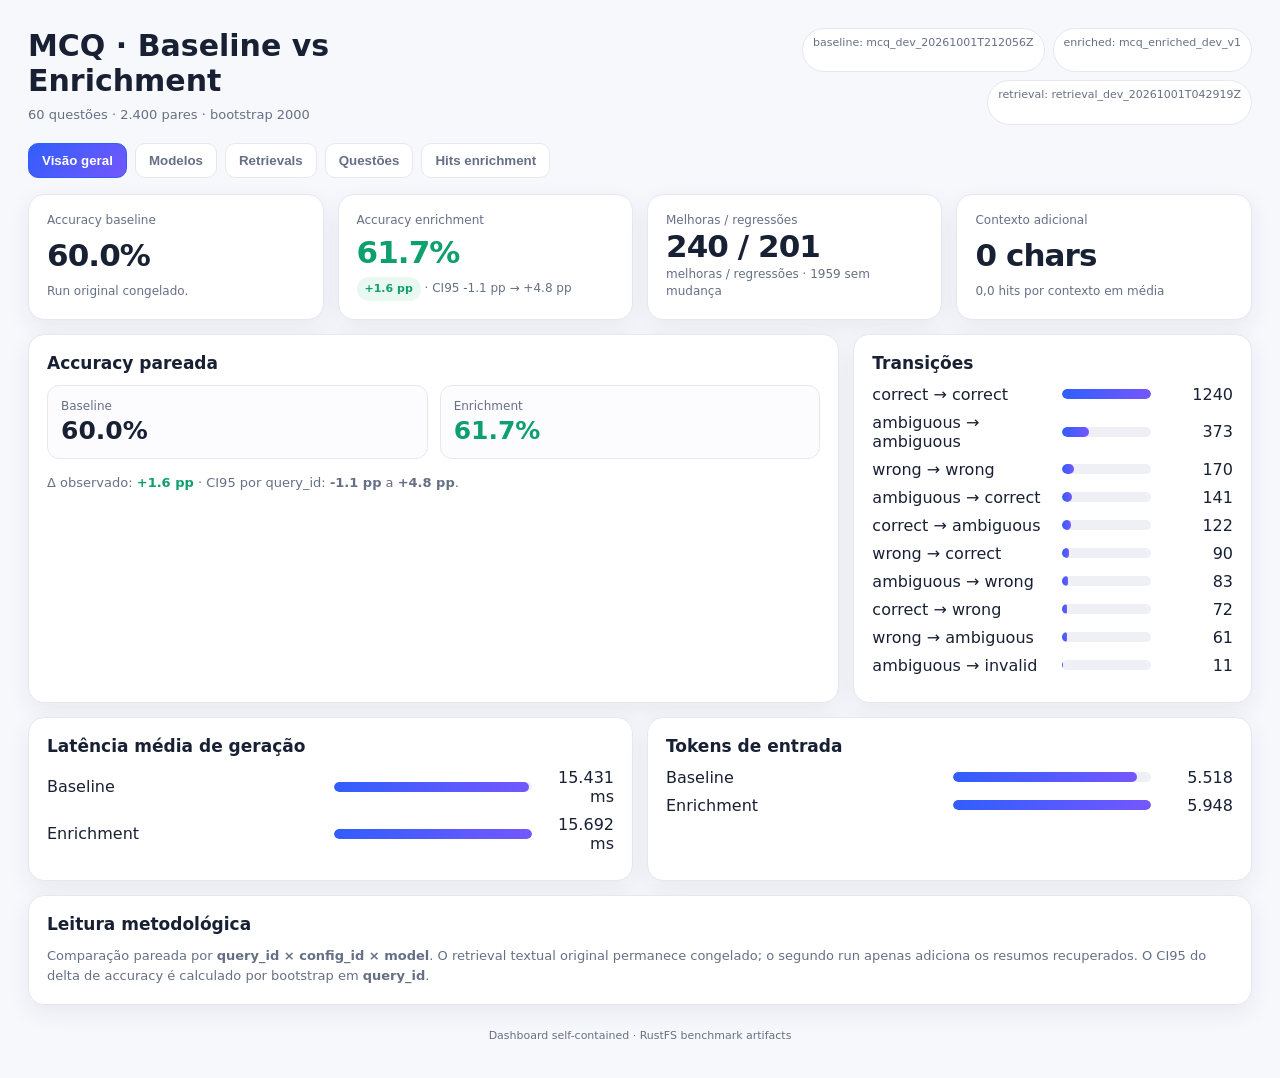
<file: reports/mcq_enrichment_mcq_enriched_dev_v1.html>
<!doctype html>
<html lang="pt-BR">
<head>
<meta charset="utf-8">
<meta name="viewport" content="width=device-width,initial-scale=1">
<title>MCQ · Baseline vs Enrichment</title>
<style>
:root{
  --bg:#f7f8fc;--card:#fff;--ink:#182033;--muted:#667085;--line:#e6e8f0;
  --blue:#315efb;--purple:#7457ff;--green:#0e9f6e;--red:#d94d62;
  --green-bg:#eaf8f2;--red-bg:#fff0f2;--shadow:0 8px 24px rgba(35,45,80,.07)
}
*{box-sizing:border-box}
body{margin:0;background:var(--bg);color:var(--ink);font-family:Inter,system-ui,sans-serif}
main{max-width:1500px;margin:auto;padding:28px}
.header{display:flex;justify-content:space-between;gap:20px;margin-bottom:18px}
h1{font-size:30px;margin:0 0 7px}h2{font-size:17px;margin:0 0 12px}
.sub{color:var(--muted);font-size:13px;line-height:1.5}
.pills{display:flex;gap:8px;flex-wrap:wrap;justify-content:flex-end}
.pill{background:#fff;border:1px solid var(--line);padding:7px 10px;border-radius:999px;font-size:11px;color:var(--muted)}
.tabs{display:flex;gap:8px;flex-wrap:wrap;margin-bottom:16px}
.tab{border:1px solid var(--line);background:#fff;padding:9px 13px;border-radius:10px;cursor:pointer;color:var(--muted);font-weight:700}
.tab.active{color:#fff;border-color:var(--blue);background:linear-gradient(135deg,var(--blue),var(--purple))}
.panel{display:none}.panel.active{display:block}
.grid{display:grid;grid-template-columns:repeat(12,1fr);gap:14px}
.s12{grid-column:span 12}.s8{grid-column:span 8}.s6{grid-column:span 6}.s4{grid-column:span 4}.s3{grid-column:span 3}
.card{background:var(--card);border:1px solid var(--line);border-radius:16px;box-shadow:var(--shadow);padding:18px}
.kpi{min-height:126px;display:flex;flex-direction:column;justify-content:space-between}
.label{font-size:12px;color:var(--muted)}.value{font-size:31px;font-weight:800;letter-spacing:-.03em}
.detail{font-size:12px;color:var(--muted);line-height:1.45}
.good{color:var(--green)!important}.bad{color:var(--red)!important}
.tag{display:inline-block;border-radius:999px;padding:4px 8px;font-size:11px;font-weight:750}
.tag.good{background:var(--green-bg)}.tag.bad{background:var(--red-bg)}
.note{font-size:13px;color:var(--muted);line-height:1.55}
.bar-row{display:grid;grid-template-columns:minmax(180px,1.4fr) 1fr 72px;gap:10px;align-items:center;margin:9px 0}
.track{height:10px;border-radius:999px;background:#eef0f6;overflow:hidden}
.fill{height:100%;border-radius:999px;background:linear-gradient(90deg,var(--blue),var(--purple))}
.fill.bad{background:linear-gradient(90deg,#ef8292,var(--red))}
.num{text-align:right;font-variant-numeric:tabular-nums}
.table-wrap{overflow:auto;border:1px solid var(--line);border-radius:12px}
table{width:100%;border-collapse:collapse;min-width:860px;font-size:12px}
th,td{padding:10px 11px;border-bottom:1px solid var(--line);text-align:left;vertical-align:top}
th{position:sticky;top:0;background:#fafbff;color:#475467;font-size:11px;text-transform:uppercase;letter-spacing:.04em}
tr:hover td{background:#fafbff}
.toolbar{display:flex;gap:10px;flex-wrap:wrap;margin-bottom:12px}
.toolbar input,.toolbar select{border:1px solid var(--line);background:#fff;border-radius:10px;padding:9px 10px;color:var(--ink)}
.toolbar input{min-width:280px;flex:1}
.hit-card{border:1px solid var(--line);border-radius:13px;padding:14px;margin-bottom:10px}
.hit-title{font-weight:750}.hit-meta{font-size:11px;color:var(--muted)}
.hit{background:#fafbff;border:1px solid #edf0f6;border-radius:10px;padding:10px;margin-top:8px}
.hit .score{color:var(--blue);font-weight:800}.summary{font-size:12px;line-height:1.48;margin-top:5px}
.compare{display:grid;grid-template-columns:1fr 1fr;gap:12px}
.compare>div{border:1px solid var(--line);background:#fcfcff;border-radius:12px;padding:13px}
.compare .big{font-size:25px;font-weight:800;margin-top:3px}
.footer{text-align:center;color:var(--muted);font-size:11px;padding:24px 0 8px}
@media(max-width:900px){.s8,.s6,.s4,.s3{grid-column:span 12}.header{flex-direction:column}.pills{justify-content:flex-start}}
</style>
</head>
<body>
<main>
<div class="header">
  <div>
    <h1>MCQ · Baseline vs Enrichment</h1>
    <div class="sub" id="subtitle"></div>
  </div>
  <div class="pills">
    <div class="pill" id="basePill"></div>
    <div class="pill" id="enrPill"></div>
    <div class="pill" id="retPill"></div>
  </div>
</div>

<div class="tabs">
  <button class="tab active" data-panel="overview">Visão geral</button>
  <button class="tab" data-panel="models">Modelos</button>
  <button class="tab" data-panel="configs">Retrievals</button>
  <button class="tab" data-panel="questions">Questões</button>
  <button class="tab" data-panel="hits">Hits enrichment</button>
</div>

<section class="panel active" id="panel-overview">
<div class="grid">
  <div class="card s3 kpi"><div class="label">Accuracy baseline</div><div class="value" id="baseAcc"></div><div class="detail">Run original congelado.</div></div>
  <div class="card s3 kpi"><div class="label">Accuracy enrichment</div><div class="value" id="enrAcc"></div><div class="detail" id="accDelta"></div></div>
  <div class="card s3 kpi"><div class="label">Melhoras / regressões</div><div class="value" id="changes"></div><div class="detail" id="changesDetail"></div></div>
  <div class="card s3 kpi"><div class="label">Contexto adicional</div><div class="value" id="contextCost"></div><div class="detail" id="contextDetail"></div></div>

  <div class="card s8">
    <h2>Accuracy pareada</h2>
    <div class="compare">
      <div><div class="label">Baseline</div><div class="big" id="boxBase"></div></div>
      <div><div class="label">Enrichment</div><div class="big" id="boxEnr"></div></div>
    </div>
    <div class="note" style="margin-top:14px" id="ciNote"></div>
  </div>

  <div class="card s4">
    <h2>Transições</h2>
    <div id="transitions"></div>
  </div>

  <div class="card s6">
    <h2>Latência média de geração</h2>
    <div id="latencyBars"></div>
  </div>

  <div class="card s6">
    <h2>Tokens de entrada</h2>
    <div id="tokenBars"></div>
  </div>

  <div class="card s12">
    <h2>Leitura metodológica</h2>
    <div class="note">
      Comparação pareada por <b>query_id × config_id × model</b>. O retrieval textual
      original permanece congelado; o segundo run apenas adiciona os resumos recuperados.
      O CI95 do delta de accuracy é calculado por bootstrap em <b>query_id</b>.
    </div>
  </div>
</div>
</section>

<section class="panel" id="panel-models">
<div class="grid">
  <div class="card s12"><h2>Δ accuracy por modelo</h2><div id="modelBars"></div></div>
  <div class="card s12"><div class="table-wrap"><table id="modelTable"></table></div></div>
</div>
</section>

<section class="panel" id="panel-configs">
<div class="grid">
  <div class="card s12"><h2>Δ accuracy por retrieval config</h2><div id="configBars"></div></div>
  <div class="card s12"><div class="table-wrap"><table id="configTable"></table></div></div>
</div>
</section>

<section class="panel" id="panel-questions">
<div class="grid">
  <div class="card s12">
    <div class="toolbar">
      <input id="qSearch" placeholder="Filtrar pergunta, obra, tipo ou dificuldade">
      <select id="qMode">
        <option value="all">Todas</option>
        <option value="improved">Melhoraram</option>
        <option value="regressed">Pioraram</option>
        <option value="unchanged">Sem mudança</option>
      </select>
    </div>
    <div class="table-wrap"><table id="questionTable"></table></div>
  </div>
</div>
</section>

<section class="panel" id="panel-hits">
<div class="grid">
  <div class="card s12">
    <div class="toolbar"><input id="hitSearch" placeholder="Filtrar query, obra, config ou embedder"></div>
    <div class="note" style="margin-bottom:12px">
      Amostras reais do <code>contexts.parquet</code> enriquecido: quais summaries
      entraram no contexto e com qual score.
    </div>
    <div id="hitList"></div>
  </div>
</div>
</section>

<div class="footer">Dashboard self-contained · RustFS benchmark artifacts</div>
</main>

<script>
const D={"baseline_run_id":"mcq_dev_20261001T212056Z","enriched_run_id":"mcq_enriched_dev_v1","source_retrieval_run_id":"retrieval_dev_20261001T042919Z","bootstrap":{"unit":"query_id","runs":2000,"seed":42},"enrichment":{"enabled":true,"top_k":3,"max_chars":6000,"default_embedder":"qwen3_embedding_06b","index_set":{"index_set_key":"enrichment/current.json","source_enrichment_dataset_id":"enrichment_v1_qwen3-5-4b_summary-events-v1_hybrid_6253bcca2809","source_enrichment_manifest_sha256":"71f991c640bd15a2d59d92793b43d5c5c5459e2b1503dc2fa9870f41bb3d5e97","aliases":{"fixed_c512_o64__dense_cross_encoder_colibri":"colibri","hybrid_c512_o64__dense_cross_encoder_colibri":"colibri","fixed_c1024_o128__dense_colibri":"colibri","fixed_c256_o32__dense_cross_encoder_colibri":"colibri","hybrid_c1024_o128__dense_cross_encoder_colibri":"colibri","hybrid_c1024_o128__dense_colibri":"colibri","fixed_c256_o32__dense_cross_encoder_qwen3_embedding_06b":"qwen3_embedding_06b","hybrid_c1024_o128__dense_cross_encoder_qwen3_embedding_06b":"qwen3_embedding_06b","hybrid_c256_o32__dense_cross_encoder_colibri":"colibri","hybrid_c512_o64__dense_cross_encoder_qwen3_embedding_06b":"qwen3_embedding_06b"},"indexes":{"colibri":{"index_id":"enr_idx_colibri_2a5b98ed756e","collection":"enr_idx_colibri_2a5b98ed756e","manifest_key":"enrichment/enr_idx_colibri_2a5b98ed756e/manifest.json","model":"tardellirs/colibri-embed-ptbr","resolved_revision":"95a4d4f3a1c056ac19e0da196d0ab2b4289e3b3b","dimension":768,"query_prompt_name":"query"},"qwen3_embedding_06b":{"index_id":"enr_idx_qwen3_embedding_06b_4dc4bd78c3f5","collection":"enr_idx_qwen3_embedding_06b_4dc4bd78c3f5","manifest_key":"enrichment/enr_idx_qwen3_embedding_06b_4dc4bd78c3f5/manifest.json","model":"Qwen/Qwen3-Embedding-0.6B","resolved_revision":"97b0c614be4d77ee51c0cef4e5f07c00f9eb65b3","dimension":1024,"query_prompt_name":"query"}}},"retrieval_uses_canonical_work_filter":false,"baseline_text_context_evicted":false},"overall":{"rows":2400,"queries":60,"baseline_accuracy":0.6004166666666667,"enriched_accuracy":0.6166666666666667,"accuracy_delta":0.01625,"ci95_low":-0.010833333333333334,"ci95_high":0.0475,"improved_rows":240,"regressed_rows":201,"unchanged_rows":1959,"baseline_ambiguous":0.25333333333333335,"enriched_ambiguous":0.23541666666666666,"baseline_wrong":0.13541666666666666,"enriched_wrong":0.13666666666666666,"baseline_invalid":0.010833333333333334,"enriched_invalid":0.01125,"baseline_latency_mean_ms":15431.021707772159,"enriched_latency_mean_ms":15692.464327508738,"latency_delta_ms":261.4426197365792,"baseline_latency_p95_ms":23855.372799438177,"enriched_latency_p95_ms":23625.69673843681,"baseline_input_tokens_mean":5518.439583333334,"enriched_input_tokens_mean":5947.76,"input_tokens_delta":429.32041666666646,"enrichment_context_chars_mean":0.0,"enrichment_hit_count_mean":0.0},"models":[{"rows":600,"queries":60,"baseline_accuracy":0.5533333333333333,"enriched_accuracy":0.5866666666666667,"accuracy_delta":0.03333333333333333,"ci95_low":-0.011666666666666662,"ci95_high":0.07666666666666666,"improved_rows":55,"regressed_rows":35,"unchanged_rows":510,"baseline_ambiguous":0.32666666666666666,"enriched_ambiguous":0.29,"baseline_wrong":0.11333333333333333,"enriched_wrong":0.12333333333333334,"baseline_invalid":0.006666666666666667,"enriched_invalid":0.0,"baseline_latency_mean_ms":15728.508436797223,"enriched_latency_mean_ms":17151.101613867795,"latency_delta_ms":1422.593177070572,"baseline_latency_p95_ms":21765.230218565554,"enriched_latency_p95_ms":21760.62024349812,"baseline_input_tokens_mean":5537.23,"enriched_input_tokens_mean":6439.855,"input_tokens_delta":902.625,"enrichment_context_chars_mean":0.0,"enrichment_hit_count_mean":0.0,"model":"llama3:latest"},{"rows":600,"queries":60,"baseline_accuracy":0.6383333333333333,"enriched_accuracy":0.6766666666666666,"accuracy_delta":0.03833333333333333,"ci95_low":-0.0016666666666666648,"ci95_high":0.07666666666666667,"improved_rows":53,"regressed_rows":30,"unchanged_rows":517,"baseline_ambiguous":0.20166666666666666,"enriched_ambiguous":0.19333333333333333,"baseline_wrong":0.14333333333333334,"enriched_wrong":0.09833333333333333,"baseline_invalid":0.016666666666666666,"enriched_invalid":0.03166666666666667,"baseline_latency_mean_ms":13978.403260479681,"enriched_latency_mean_ms":15857.349700825676,"latency_delta_ms":1878.9464403459951,"baseline_latency_p95_ms":21039.687835646328,"enriched_latency_p95_ms":23025.100248702798,"baseline_input_tokens_mean":5028.283333333334,"enriched_input_tokens_mean":5824.046666666667,"input_tokens_delta":795.7633333333333,"enrichment_context_chars_mean":0.0,"enrichment_hit_count_mean":0.0,"model":"qwen3.5:4b"},{"rows":600,"queries":60,"baseline_accuracy":0.6166666666666667,"enriched_accuracy":0.625,"accuracy_delta":0.008333333333333333,"ci95_low":-0.030000000000000002,"ci95_high":0.045000000000000005,"improved_rows":50,"regressed_rows":45,"unchanged_rows":505,"baseline_ambiguous":0.2633333333333333,"enriched_ambiguous":0.24333333333333335,"baseline_wrong":0.1,"enriched_wrong":0.12,"baseline_invalid":0.02,"enriched_invalid":0.011666666666666667,"baseline_latency_mean_ms":12247.614021251016,"enriched_latency_mean_ms":13128.907210946005,"latency_delta_ms":881.2931896949885,"baseline_latency_p95_ms":19075.616998731854,"enriched_latency_p95_ms":19692.386755044565,"baseline_input_tokens_mean":5056.321666666667,"enriched_input_tokens_mean":5872.453333333333,"input_tokens_delta":816.1316666666662,"enrichment_context_chars_mean":0.0,"enrichment_hit_count_mean":0.0,"model":"ministral-3:3b"},{"rows":600,"queries":60,"baseline_accuracy":0.5933333333333334,"enriched_accuracy":0.5783333333333334,"accuracy_delta":-0.014999999999999998,"ci95_low":-0.09499999999999999,"ci95_high":0.06666666666666667,"improved_rows":82,"regressed_rows":91,"unchanged_rows":427,"baseline_ambiguous":0.22166666666666668,"enriched_ambiguous":0.215,"baseline_wrong":0.185,"enriched_wrong":0.205,"baseline_invalid":0.0,"enriched_invalid":0.0016666666666666668,"baseline_latency_mean_ms":19769.56111256072,"enriched_latency_mean_ms":16632.498784395477,"latency_delta_ms":-3137.0623281652443,"baseline_latency_p95_ms":26744.08855377696,"enriched_latency_p95_ms":25491.321744548604,"baseline_input_tokens_mean":6451.923333333333,"enriched_input_tokens_mean":5654.685,"input_tokens_delta":-797.2383333333328,"enrichment_context_chars_mean":0.0,"enrichment_hit_count_mean":0.0,"model":"mistral:7b-instruct-v0.3-q4_K_M"}],"configs":[{"rows":240,"queries":60,"baseline_accuracy":0.6375,"enriched_accuracy":0.6583333333333333,"accuracy_delta":0.020833333333333332,"ci95_low":-0.04583333333333333,"ci95_high":0.09166666666666666,"improved_rows":28,"regressed_rows":23,"unchanged_rows":189,"baseline_ambiguous":0.21666666666666667,"enriched_ambiguous":0.19166666666666668,"baseline_wrong":0.13333333333333333,"enriched_wrong":0.1375,"baseline_invalid":0.0125,"enriched_invalid":0.0125,"baseline_latency_mean_ms":17564.566224139708,"enriched_latency_mean_ms":16062.22586966178,"latency_delta_ms":-1502.3403544779285,"baseline_latency_p95_ms":25189.130513009146,"enriched_latency_p95_ms":23387.420804915007,"baseline_input_tokens_mean":6221.058333333333,"enriched_input_tokens_mean":6346.716666666666,"input_tokens_delta":125.65833333333285,"enrichment_context_chars_mean":0.0,"enrichment_hit_count_mean":0.0,"config_id":"fixed_c512_o64__dense_cross_encoder_colibri","label":"fixed/512 · dense_cross_encoder · colibri","selection_rank":1,"embedder":"colibri","retrieval_strategy":"dense_cross_encoder","chunk_strategy":"fixed","chunk_size":512},{"rows":240,"queries":60,"baseline_accuracy":0.6041666666666666,"enriched_accuracy":0.6166666666666667,"accuracy_delta":0.0125,"ci95_low":-0.058333333333333334,"ci95_high":0.0875,"improved_rows":28,"regressed_rows":25,"unchanged_rows":187,"baseline_ambiguous":0.2625,"enriched_ambiguous":0.21666666666666667,"baseline_wrong":0.12916666666666668,"enriched_wrong":0.16666666666666666,"baseline_invalid":0.004166666666666667,"enriched_invalid":0.0,"baseline_latency_mean_ms":16692.930547671374,"enriched_latency_mean_ms":15320.338642740777,"latency_delta_ms":-1372.5919049305976,"baseline_latency_p95_ms":24578.392008109946,"enriched_latency_p95_ms":22041.505488660187,"baseline_input_tokens_mean":6219.395833333333,"enriched_input_tokens_mean":6326.466666666666,"input_tokens_delta":107.07083333333321,"enrichment_context_chars_mean":0.0,"enrichment_hit_count_mean":0.0,"config_id":"hybrid_c512_o64__dense_cross_encoder_colibri","label":"hybrid/512 · dense_cross_encoder · colibri","selection_rank":2,"embedder":"colibri","retrieval_strategy":"dense_cross_encoder","chunk_strategy":"hybrid","chunk_size":512},{"rows":240,"queries":60,"baseline_accuracy":0.5791666666666667,"enriched_accuracy":0.6125,"accuracy_delta":0.03333333333333333,"ci95_low":-0.025,"ci95_high":0.09583333333333334,"improved_rows":28,"regressed_rows":20,"unchanged_rows":192,"baseline_ambiguous":0.2875,"enriched_ambiguous":0.2625,"baseline_wrong":0.12083333333333333,"enriched_wrong":0.10833333333333334,"baseline_invalid":0.0125,"enriched_invalid":0.016666666666666666,"baseline_latency_mean_ms":16701.20144728474,"enriched_latency_mean_ms":16537.471020668938,"latency_delta_ms":-163.73042661580257,"baseline_latency_p95_ms":25811.87817535828,"enriched_latency_p95_ms":24315.854928607572,"baseline_input_tokens_mean":6171.166666666667,"enriched_input_tokens_mean":6492.529166666666,"input_tokens_delta":321.3624999999993,"enrichment_context_chars_mean":0.0,"enrichment_hit_count_mean":0.0,"config_id":"fixed_c1024_o128__dense_colibri","label":"fixed/1024 · dense · colibri","selection_rank":3,"embedder":"colibri","retrieval_strategy":"dense","chunk_strategy":"fixed","chunk_size":1024},{"rows":240,"queries":60,"baseline_accuracy":0.675,"enriched_accuracy":0.6833333333333333,"accuracy_delta":0.008333333333333333,"ci95_low":-0.0375,"ci95_high":0.058333333333333334,"improved_rows":20,"regressed_rows":18,"unchanged_rows":202,"baseline_ambiguous":0.2125,"enriched_ambiguous":0.175,"baseline_wrong":0.1,"enriched_wrong":0.125,"baseline_invalid":0.0125,"enriched_invalid":0.016666666666666666,"baseline_latency_mean_ms":12619.37180981428,"enriched_latency_mean_ms":14197.859709518767,"latency_delta_ms":1578.487899704487,"baseline_latency_p95_ms":21149.802307347996,"enriched_latency_p95_ms":19968.4490849846,"baseline_input_tokens_mean":3994.95,"enriched_input_tokens_mean":4899.945833333333,"input_tokens_delta":904.9958333333334,"enrichment_context_chars_mean":0.0,"enrichment_hit_count_mean":0.0,"config_id":"fixed_c256_o32__dense_cross_encoder_colibri","label":"fixed/256 · dense_cross_encoder · colibri","selection_rank":4,"embedder":"colibri","retrieval_strategy":"dense_cross_encoder","chunk_strategy":"fixed","chunk_size":256},{"rows":240,"queries":60,"baseline_accuracy":0.5708333333333333,"enriched_accuracy":0.6125,"accuracy_delta":0.041666666666666664,"ci95_low":-0.0125,"ci95_high":0.09166666666666666,"improved_rows":25,"regressed_rows":15,"unchanged_rows":200,"baseline_ambiguous":0.2791666666666667,"enriched_ambiguous":0.2625,"baseline_wrong":0.14166666666666666,"enriched_wrong":0.11666666666666667,"baseline_invalid":0.008333333333333333,"enriched_invalid":0.008333333333333333,"baseline_latency_mean_ms":16130.64949810796,"enriched_latency_mean_ms":16318.24518906166,"latency_delta_ms":187.5956909536999,"baseline_latency_p95_ms":23212.528708711034,"enriched_latency_p95_ms":23201.64317442104,"baseline_input_tokens_mean":6177.941666666667,"enriched_input_tokens_mean":6381.35,"input_tokens_delta":203.40833333333376,"enrichment_context_chars_mean":0.0,"enrichment_hit_count_mean":0.0,"config_id":"hybrid_c1024_o128__dense_cross_encoder_colibri","label":"hybrid/1024 · dense_cross_encoder · colibri","selection_rank":5,"embedder":"colibri","retrieval_strategy":"dense_cross_encoder","chunk_strategy":"hybrid","chunk_size":1024},{"rows":240,"queries":60,"baseline_accuracy":0.5875,"enriched_accuracy":0.5791666666666667,"accuracy_delta":-0.008333333333333333,"ci95_low":-0.06666666666666667,"ci95_high":0.05,"improved_rows":19,"regressed_rows":21,"unchanged_rows":200,"baseline_ambiguous":0.2833333333333333,"enriched_ambiguous":0.2833333333333333,"baseline_wrong":0.12083333333333333,"enriched_wrong":0.11666666666666667,"baseline_invalid":0.008333333333333333,"enriched_invalid":0.020833333333333332,"baseline_latency_mean_ms":16330.153562476335,"enriched_latency_mean_ms":16974.850873912994,"latency_delta_ms":644.6973114366592,"baseline_latency_p95_ms":24402.38431286998,"enriched_latency_p95_ms":24999.71859008073,"baseline_input_tokens_mean":6189.325,"enriched_input_tokens_mean":6456.779166666666,"input_tokens_delta":267.4541666666664,"enrichment_context_chars_mean":0.0,"enrichment_hit_count_mean":0.0,"config_id":"hybrid_c1024_o128__dense_colibri","label":"hybrid/1024 · dense · colibri","selection_rank":6,"embedder":"colibri","retrieval_strategy":"dense","chunk_strategy":"hybrid","chunk_size":1024},{"rows":240,"queries":60,"baseline_accuracy":0.6083333333333333,"enriched_accuracy":0.6333333333333333,"accuracy_delta":0.025,"ci95_low":-0.025,"ci95_high":0.07916666666666666,"improved_rows":21,"regressed_rows":15,"unchanged_rows":204,"baseline_ambiguous":0.22916666666666666,"enriched_ambiguous":0.20833333333333334,"baseline_wrong":0.14583333333333334,"enriched_wrong":0.14583333333333334,"baseline_invalid":0.016666666666666666,"enriched_invalid":0.0125,"baseline_latency_mean_ms":12813.065396977376,"enriched_latency_mean_ms":14180.908844605437,"latency_delta_ms":1367.8434476280618,"baseline_latency_p95_ms":20676.397218101163,"enriched_latency_p95_ms":20629.04887263429,"baseline_input_tokens_mean":3997.9791666666665,"enriched_input_tokens_mean":4862.9125,"input_tokens_delta":864.9333333333338,"enrichment_context_chars_mean":0.0,"enrichment_hit_count_mean":0.0,"config_id":"fixed_c256_o32__dense_cross_encoder_qwen3_embedding_06b","label":"fixed/256 · dense_cross_encoder · qwen3_embedding_06b","selection_rank":7,"embedder":"qwen3_embedding_06b","retrieval_strategy":"dense_cross_encoder","chunk_strategy":"fixed","chunk_size":256},{"rows":240,"queries":60,"baseline_accuracy":0.5166666666666667,"enriched_accuracy":0.5458333333333333,"accuracy_delta":0.029166666666666667,"ci95_low":-0.025,"ci95_high":0.08343749999999943,"improved_rows":25,"regressed_rows":18,"unchanged_rows":197,"baseline_ambiguous":0.2625,"enriched_ambiguous":0.2708333333333333,"baseline_wrong":0.20416666666666666,"enriched_wrong":0.17916666666666667,"baseline_invalid":0.016666666666666666,"enriched_invalid":0.004166666666666667,"baseline_latency_mean_ms":16903.24192760745,"enriched_latency_mean_ms":16518.91899095693,"latency_delta_ms":-384.322936650522,"baseline_latency_p95_ms":24246.149882778984,"enriched_latency_p95_ms":24600.46712768962,"baseline_input_tokens_mean":6172.125,"enriched_input_tokens_mean":6444.070833333333,"input_tokens_delta":271.9458333333332,"enrichment_context_chars_mean":0.0,"enrichment_hit_count_mean":0.0,"config_id":"hybrid_c1024_o128__dense_cross_encoder_qwen3_embedding_06b","label":"hybrid/1024 · dense_cross_encoder · qwen3_embedding_06b","selection_rank":8,"embedder":"qwen3_embedding_06b","retrieval_strategy":"dense_cross_encoder","chunk_strategy":"hybrid","chunk_size":1024},{"rows":240,"queries":60,"baseline_accuracy":0.6333333333333333,"enriched_accuracy":0.6541666666666667,"accuracy_delta":0.020833333333333332,"ci95_low":-0.03333333333333333,"ci95_high":0.07916666666666666,"improved_rows":25,"regressed_rows":20,"unchanged_rows":195,"baseline_ambiguous":0.2125,"enriched_ambiguous":0.2,"baseline_wrong":0.14583333333333334,"enriched_wrong":0.14583333333333334,"baseline_invalid":0.008333333333333333,"enriched_invalid":0.0,"baseline_latency_mean_ms":12027.136784741015,"enriched_latency_mean_ms":13480.769802825913,"latency_delta_ms":1453.6330180848981,"baseline_latency_p95_ms":19361.027348355845,"enriched_latency_p95_ms":20282.904612994746,"baseline_input_tokens_mean":3877.875,"enriched_input_tokens_mean":4782.870833333333,"input_tokens_delta":904.9958333333334,"enrichment_context_chars_mean":0.0,"enrichment_hit_count_mean":0.0,"config_id":"hybrid_c256_o32__dense_cross_encoder_colibri","label":"hybrid/256 · dense_cross_encoder · colibri","selection_rank":9,"embedder":"colibri","retrieval_strategy":"dense_cross_encoder","chunk_strategy":"hybrid","chunk_size":256},{"rows":240,"queries":60,"baseline_accuracy":0.5916666666666667,"enriched_accuracy":0.5708333333333333,"accuracy_delta":-0.020833333333333332,"ci95_low":-0.07083333333333333,"ci95_high":0.03333333333333333,"improved_rows":21,"regressed_rows":26,"unchanged_rows":193,"baseline_ambiguous":0.2875,"enriched_ambiguous":0.2833333333333333,"baseline_wrong":0.1125,"enriched_wrong":0.125,"baseline_invalid":0.008333333333333333,"enriched_invalid":0.020833333333333332,"baseline_latency_mean_ms":16527.89987890137,"enriched_latency_mean_ms":17333.05433113419,"latency_delta_ms":805.1544522328186,"baseline_latency_p95_ms":23561.737963836636,"enriched_latency_p95_ms":24342.106696858533,"baseline_input_tokens_mean":6162.579166666666,"enriched_input_tokens_mean":6483.958333333333,"input_tokens_delta":321.3791666666666,"enrichment_context_chars_mean":0.0,"enrichment_hit_count_mean":0.0,"config_id":"hybrid_c512_o64__dense_cross_encoder_qwen3_embedding_06b","label":"hybrid/512 · dense_cross_encoder · qwen3_embedding_06b","selection_rank":10,"embedder":"qwen3_embedding_06b","retrieval_strategy":"dense_cross_encoder","chunk_strategy":"hybrid","chunk_size":512}],"questions":[{"query_id":"7a1153a2-a104-4cd0-9a5a-934aaf1f4ea0","query":"Em que celebração do calendário cristão se passa a madrugada em que o narrador fica acordado?","canonical_work":"Missa do Galo","difficulty":"easy","query_type":"time","baseline_accuracy":0.15,"enriched_accuracy":0.6,"accuracy_delta":0.44999999999999996,"improved_rows":20,"regressed_rows":2,"unchanged_rows":18,"enrichment_context_chars_mean":0.0},{"query_id":"3db3613c-b3b8-4499-8318-b70ab7fa6cf5","query":"Mesmo após sucessivas tentativas frustradas, ele continuava acreditando que poderia vencer?","canonical_work":"Jogo do Bicho","difficulty":"medium","query_type":"theme","baseline_accuracy":0.725,"enriched_accuracy":1.0,"accuracy_delta":0.275,"improved_rows":11,"regressed_rows":0,"unchanged_rows":29,"enrichment_context_chars_mean":0.0},{"query_id":"60a1a504-bc55-4b7d-95b1-261be90edb36","query":"A que destino europeu seria necessário viajar para tentar desfazer formalmente o compromisso religioso assumido pela mãe?","canonical_work":"Dom Casmurro","difficulty":"hard","query_type":"fact","baseline_accuracy":0.575,"enriched_accuracy":0.825,"accuracy_delta":0.25,"improved_rows":10,"regressed_rows":0,"unchanged_rows":30,"enrichment_context_chars_mean":0.0},{"query_id":"a620a339-1e23-4977-8d8b-f6709dbf32b3","query":"Ele mantinha uma aparência de sucesso diante dos outros apesar dos problemas profissionais?","canonical_work":"A carteira","difficulty":"medium","query_type":"theme","baseline_accuracy":0.475,"enriched_accuracy":0.675,"accuracy_delta":0.20000000000000007,"improved_rows":10,"regressed_rows":2,"unchanged_rows":28,"enrichment_context_chars_mean":0.0},{"query_id":"b110fda5-121d-47c9-ba30-7fcc5a904ef2","query":"Como ele batizou a invenção medicinal com que sonhava obter glória e lucro?","canonical_work":"Memórias Póstumas de Brás Cubas","difficulty":"easy","query_type":"theme","baseline_accuracy":0.575,"enriched_accuracy":0.775,"accuracy_delta":0.20000000000000007,"improved_rows":10,"regressed_rows":2,"unchanged_rows":28,"enrichment_context_chars_mean":0.0},{"query_id":"70d83abd-aca5-4ad8-b0d1-43afd6d26dab","query":"Que estado de espírito Deus demonstra ao questionar por que o adversário demorou tanto a organizar sua instituição?","canonical_work":"A igreja do Diabo","difficulty":"hard","query_type":"relationship","baseline_accuracy":0.2,"enriched_accuracy":0.4,"accuracy_delta":0.2,"improved_rows":12,"regressed_rows":4,"unchanged_rows":24,"enrichment_context_chars_mean":0.0},{"query_id":"1366177e-3a08-4d49-86d8-41f4f0c6c316","query":"A identidade de qual amigo foi revelada pelos cartões guardados no objeto encontrado?","canonical_work":"A carteira","difficulty":"medium","query_type":"relationship","baseline_accuracy":0.825,"enriched_accuracy":1.0,"accuracy_delta":0.17500000000000004,"improved_rows":7,"regressed_rows":0,"unchanged_rows":33,"enrichment_context_chars_mean":0.0},{"query_id":"fdd644ab-e032-4886-9706-708ea20a5b2b","query":"A expectativa de adesão em massa à nova instituição acabou se realizando?","canonical_work":"A igreja do Diabo","difficulty":"medium","query_type":"theme","baseline_accuracy":0.375,"enriched_accuracy":0.55,"accuracy_delta":0.17500000000000004,"improved_rows":9,"regressed_rows":2,"unchanged_rows":29,"enrichment_context_chars_mean":0.0},{"query_id":"49799d33-f43a-41d1-937e-5eabea101430","query":"Que roupa e aparência ela apresentava ao surgir da alcova enquanto o jovem lia?","canonical_work":"Missa do Galo","difficulty":"easy","query_type":"quote","baseline_accuracy":0.7,"enriched_accuracy":0.85,"accuracy_delta":0.15000000000000002,"improved_rows":8,"regressed_rows":2,"unchanged_rows":30,"enrichment_context_chars_mean":0.0},{"query_id":"ad9075e1-17b0-4296-a9aa-da5738fc5319","query":"Ao se irritar no trabalho, até onde imaginou levar o superior usando de forma jocosa um verbo burocrático?","canonical_work":"Jogo do Bicho","difficulty":"medium","query_type":"relationship","baseline_accuracy":0.3,"enriched_accuracy":0.425,"accuracy_delta":0.125,"improved_rows":6,"regressed_rows":1,"unchanged_rows":33,"enrichment_context_chars_mean":0.0},{"query_id":"3f24a246-cb36-4238-ad0c-65eb7ed61bd5","query":"Em que circunstância o homem morreu depois de ceder a outra pessoa o único meio de salvação?","canonical_work":"A igreja do Diabo","difficulty":"hard","query_type":"fact","baseline_accuracy":0.3,"enriched_accuracy":0.4,"accuracy_delta":0.10000000000000003,"improved_rows":6,"regressed_rows":2,"unchanged_rows":32,"enrichment_context_chars_mean":0.0},{"query_id":"cb115e06-61cb-4719-9254-7eff58af6706","query":"Segundo as estatísticas apresentadas à Câmara, que fração dos habitantes da vila havia sido internada?","canonical_work":"O Alienista","difficulty":"hard","query_type":"location","baseline_accuracy":0.9,"enriched_accuracy":1.0,"accuracy_delta":0.09999999999999998,"improved_rows":4,"regressed_rows":0,"unchanged_rows":36,"enrichment_context_chars_mean":0.0},{"query_id":"408b2905-3420-423d-9a3f-d8a8a0366ca2","query":"O que provavelmente explicava o choro secreto do advogado, apesar da alegria que demonstrava em público?","canonical_work":"A carteira","difficulty":"hard","query_type":"relationship","baseline_accuracy":0.375,"enriched_accuracy":0.45,"accuracy_delta":0.07500000000000001,"improved_rows":9,"regressed_rows":6,"unchanged_rows":25,"enrichment_context_chars_mean":0.0},{"query_id":"5f0655bd-fb1a-4aee-b75c-3aa61a8c7ae8","query":"Por que uma sentença sem prazo de término seria pior para ele do que para um condenado comum?","canonical_work":"O imortal","difficulty":"hard","query_type":"theme","baseline_accuracy":0.625,"enriched_accuracy":0.7,"accuracy_delta":0.07499999999999996,"improved_rows":8,"regressed_rows":5,"unchanged_rows":27,"enrichment_context_chars_mean":0.0},{"query_id":"f65b1a9b-57e1-487c-b737-20681b7986be","query":"A vida do líder indígena terminou pouco depois de transmitir ao estrangeiro o conhecimento sobre a substância?","canonical_work":"O imortal","difficulty":"medium","query_type":"theme","baseline_accuracy":0.75,"enriched_accuracy":0.825,"accuracy_delta":0.07499999999999996,"improved_rows":6,"regressed_rows":3,"unchanged_rows":31,"enrichment_context_chars_mean":0.0},{"query_id":"afcc4a2a-4004-4b48-a40d-eab22e96d4db","query":"O que ele descobriu ao finalmente examinar o objeto que havia encontrado?","canonical_work":"A carteira","difficulty":"easy","query_type":"fact","baseline_accuracy":0.4,"enriched_accuracy":0.45,"accuracy_delta":0.04999999999999999,"improved_rows":4,"regressed_rows":2,"unchanged_rows":34,"enrichment_context_chars_mean":0.0},{"query_id":"cc8ca909-2c4d-4b4f-b1e4-2fa73aa8b9b4","query":"Qual escritor é associado ao romance citado durante a conversa na sala?","canonical_work":"Missa do Galo","difficulty":"hard","query_type":"description","baseline_accuracy":0.175,"enriched_accuracy":0.2,"accuracy_delta":0.025000000000000022,"improved_rows":2,"regressed_rows":1,"unchanged_rows":37,"enrichment_context_chars_mean":0.0},{"query_id":"a0d7e238-0ddf-4cf7-a262-8cf7cfaaad7c","query":"O companheiro de seminário que se tornaria seu grande amigo tinha mais idade que o narrador?","canonical_work":"Dom Casmurro","difficulty":"hard","query_type":"relationship","baseline_accuracy":0.025,"enriched_accuracy":0.05,"accuracy_delta":0.025,"improved_rows":1,"regressed_rows":0,"unchanged_rows":39,"enrichment_context_chars_mean":0.0},{"query_id":"2be6c09d-5412-4ca7-bddb-54076e08dadf","query":"Por que o hóspede preferiu ficar pronto na sala enquanto todos da casa se recolhiam?","canonical_work":"Missa do Galo","difficulty":"hard","query_type":"theme","baseline_accuracy":0.05,"enriched_accuracy":0.075,"accuracy_delta":0.024999999999999994,"improved_rows":2,"regressed_rows":1,"unchanged_rows":37,"enrichment_context_chars_mean":0.0},{"query_id":"3f8d9135-3547-41ae-875c-98bcc4edf697","query":"Qual foi a reação emocional do médico quando o estabelecimento finalmente ficou sem internos?","canonical_work":"O Alienista","difficulty":"medium","query_type":"fact","baseline_accuracy":0.2,"enriched_accuracy":0.225,"accuracy_delta":0.024999999999999994,"improved_rows":7,"regressed_rows":6,"unchanged_rows":27,"enrichment_context_chars_mean":0.0},{"query_id":"8dc14745-2572-4cfe-8646-cc9e62b4dd18","query":"A seriedade do médico acabou convencendo os dois ouvintes também sobre a eficácia da doutrina médica que ele defendia?","canonical_work":"O imortal","difficulty":"medium","query_type":"theme","baseline_accuracy":0.8,"enriched_accuracy":0.825,"accuracy_delta":0.02499999999999991,"improved_rows":5,"regressed_rows":4,"unchanged_rows":31,"enrichment_context_chars_mean":0.0},{"query_id":"edf7c5c1-90e1-4b74-a000-6befbee9f99f","query":"A relação entre o jovem envolvido com Rita e o marido dela vinha dos tempos de criança?","canonical_work":"A Cartomante","difficulty":"hard","query_type":"relationship","baseline_accuracy":0.675,"enriched_accuracy":0.7,"accuracy_delta":0.02499999999999991,"improved_rows":5,"regressed_rows":4,"unchanged_rows":31,"enrichment_context_chars_mean":0.0},{"query_id":"327448cf-a1c9-40e9-9f60-84cfc36c1b9a","query":"Como era chamado o indígena que apareceu certa noite diante do pai do narrador?","canonical_work":"O imortal","difficulty":"medium","query_type":"relationship","baseline_accuracy":1.0,"enriched_accuracy":1.0,"accuracy_delta":0.0,"improved_rows":0,"regressed_rows":0,"unchanged_rows":40,"enrichment_context_chars_mean":0.0},{"query_id":"3bd83d19-ff10-412c-a5c8-9be153c34b16","query":"Como passou a ser chamado o estabelecimento psiquiátrico cujas janelas tinham uma cor inédita na vila?","canonical_work":"O Alienista","difficulty":"medium","query_type":"location","baseline_accuracy":0.975,"enriched_accuracy":0.975,"accuracy_delta":0.0,"improved_rows":1,"regressed_rows":1,"unchanged_rows":38,"enrichment_context_chars_mean":0.0},{"query_id":"4fe74f86-69bd-4fd8-8336-bf66f651a1de","query":"De que fonte narrativa vem a história sobre a criação da nova religião pelo Diabo?","canonical_work":"A igreja do Diabo","difficulty":"medium","query_type":"theme","baseline_accuracy":1.0,"enriched_accuracy":1.0,"accuracy_delta":0.0,"improved_rows":0,"regressed_rows":0,"unchanged_rows":40,"enrichment_context_chars_mean":0.0},{"query_id":"5a202966-2f5f-4d2b-8fa1-19b25b9bedb0","query":"Ele aceitava mudar seus cálculos quando interpretava algum acontecimento como um sinal superior?","canonical_work":"Jogo do Bicho","difficulty":"easy","query_type":"theme","baseline_accuracy":0.625,"enriched_accuracy":0.625,"accuracy_delta":0.0,"improved_rows":4,"regressed_rows":4,"unchanged_rows":32,"enrichment_context_chars_mean":0.0},{"query_id":"6bcbb0c6-64f0-40d5-980b-69860fea70f6","query":"Que investigação científica justificava, para o alienista, a criação daquele estabelecimento?","canonical_work":"O Alienista","difficulty":"medium","query_type":"location","baseline_accuracy":1.0,"enriched_accuracy":1.0,"accuracy_delta":0.0,"improved_rows":0,"regressed_rows":0,"unchanged_rows":40,"enrichment_context_chars_mean":0.0},{"query_id":"80c0ea2e-3a91-4ce4-96d2-bc74fd8ce92a","query":"Que conselho bíblico é lembrado pelo narrador ao refletir sobre o perigo de ensinar malícia à esposa por meio do ciúme?","canonical_work":"Dom Casmurro","difficulty":"medium","query_type":"quote","baseline_accuracy":1.0,"enriched_accuracy":1.0,"accuracy_delta":0.0,"improved_rows":0,"regressed_rows":0,"unchanged_rows":40,"enrichment_context_chars_mean":0.0},{"query_id":"a71bfec0-5408-40d8-a858-80bcf9b913ef","query":"Como é descrita fisicamente e quanto à origem a mulher que faz a leitura das cartas?","canonical_work":"A Cartomante","difficulty":"medium","query_type":"entity","baseline_accuracy":1.0,"enriched_accuracy":1.0,"accuracy_delta":0.0,"improved_rows":0,"regressed_rows":0,"unchanged_rows":40,"enrichment_context_chars_mean":0.0},{"query_id":"a74020a5-461f-448a-9f68-2f9cd318455d","query":"Qual mulher foi escolhida para receber o cão que Rubião decidiu afastar de si?","canonical_work":"Quincas Borba","difficulty":"medium","query_type":"theme","baseline_accuracy":0.775,"enriched_accuracy":0.775,"accuracy_delta":0.0,"improved_rows":4,"regressed_rows":4,"unchanged_rows":32,"enrichment_context_chars_mean":0.0},{"query_id":"b21762f1-ef62-4ab8-a20b-e55412b46fd4","query":"Qual foi o destino final do cachorro após adoecer e procurar o dono?","canonical_work":"Quincas Borba","difficulty":"medium","query_type":"theme","baseline_accuracy":0.6,"enriched_accuracy":0.6,"accuracy_delta":0.0,"improved_rows":7,"regressed_rows":7,"unchanged_rows":26,"enrichment_context_chars_mean":0.0},{"query_id":"d6d0ae3d-4381-464a-9adf-3f0ea0adb182","query":"Qual amigo e comensal do médico exercia o ofício de boticário em Itaguaí?","canonical_work":"O Alienista","difficulty":"easy","query_type":"entity","baseline_accuracy":0.95,"enriched_accuracy":0.95,"accuracy_delta":0.0,"improved_rows":2,"regressed_rows":2,"unchanged_rows":36,"enrichment_context_chars_mean":0.0},{"query_id":"d9f5d786-6d97-4292-8ade-dc697c143613","query":"Qual obrigação acompanhava a transferência integral da herança para Rubião?","canonical_work":"Quincas Borba","difficulty":"medium","query_type":"quote","baseline_accuracy":1.0,"enriched_accuracy":1.0,"accuracy_delta":0.0,"improved_rows":0,"regressed_rows":0,"unchanged_rows":40,"enrichment_context_chars_mean":0.0},{"query_id":"deee6449-b0b6-4547-99d8-cb049067eb46","query":"Qual antepassado é apresentado como origem da linhagem do narrador no século XVIII?","canonical_work":"Memórias Póstumas de Brás Cubas","difficulty":"medium","query_type":"entity","baseline_accuracy":0.3,"enriched_accuracy":0.3,"accuracy_delta":0.0,"improved_rows":2,"regressed_rows":2,"unchanged_rows":36,"enrichment_context_chars_mean":0.0},{"query_id":"e534a118-fa2b-4127-aea3-e0319b2f04ff","query":"Quem havia planejado inicialmente entregar ao amigo do seminário o papel de padrinho da criança?","canonical_work":"Dom Casmurro","difficulty":"hard","query_type":"relationship","baseline_accuracy":0.2,"enriched_accuracy":0.2,"accuracy_delta":0.0,"improved_rows":5,"regressed_rows":5,"unchanged_rows":30,"enrichment_context_chars_mean":0.0},{"query_id":"ef056b3d-ae25-4eca-9194-377bce17bb52","query":"O que levou o pai do narrador a considerar finalmente experimentar a substância secreta?","canonical_work":"O imortal","difficulty":"medium","query_type":"theme","baseline_accuracy":0.425,"enriched_accuracy":0.425,"accuracy_delta":0.0,"improved_rows":4,"regressed_rows":4,"unchanged_rows":32,"enrichment_context_chars_mean":0.0},{"query_id":"f213f56e-7fd4-4e83-ad0f-e43eef3cd27b","query":"Como o personagem define a própria natureza ao falar com o Senhor?","canonical_work":"A igreja do Diabo","difficulty":"easy","query_type":"entity","baseline_accuracy":0.725,"enriched_accuracy":0.725,"accuracy_delta":0.0,"improved_rows":2,"regressed_rows":2,"unchanged_rows":36,"enrichment_context_chars_mean":0.0},{"query_id":"44c15349-c8b7-4abb-9c15-3898ab3f54b6","query":"Como Vilela executou o antigo amigo naquele encontro final?","canonical_work":"A Cartomante","difficulty":"hard","query_type":"entity","baseline_accuracy":0.825,"enriched_accuracy":0.8,"accuracy_delta":-0.02499999999999991,"improved_rows":1,"regressed_rows":2,"unchanged_rows":37,"enrichment_context_chars_mean":0.0},{"query_id":"449aed6a-5d9e-487a-be9e-cd0f814504be","query":"Que outro ser disputava com Rubião a afeição do filósofo?","canonical_work":"Quincas Borba","difficulty":"easy","query_type":"theme","baseline_accuracy":1.0,"enriched_accuracy":0.975,"accuracy_delta":-0.025000000000000022,"improved_rows":0,"regressed_rows":1,"unchanged_rows":39,"enrichment_context_chars_mean":0.0},{"query_id":"76a75ef5-bd2f-49e1-9360-cad3edeec766","query":"Depois de vencer a hesitação e fazer a contagem, a que soma chegou?","canonical_work":"A carteira","difficulty":"easy","query_type":"quote","baseline_accuracy":0.8,"enriched_accuracy":0.775,"accuracy_delta":-0.025000000000000022,"improved_rows":3,"regressed_rows":4,"unchanged_rows":33,"enrichment_context_chars_mean":0.0},{"query_id":"c38d41dd-6c90-434a-926c-50f136bd3832","query":"Em que estado emocional a jovem procurou ajuda para entender a mudança de comportamento de Camilo?","canonical_work":"A Cartomante","difficulty":"medium","query_type":"entity","baseline_accuracy":0.55,"enriched_accuracy":0.525,"accuracy_delta":-0.025000000000000022,"improved_rows":1,"regressed_rows":2,"unchanged_rows":37,"enrichment_context_chars_mean":0.0},{"query_id":"e3886ae9-0aca-4c5f-905d-a80fd6e40509","query":"Que mudança no estado civil foi anunciada à mulher pelo curandeiro local?","canonical_work":"O imortal","difficulty":"medium","query_type":"relationship","baseline_accuracy":0.6,"enriched_accuracy":0.575,"accuracy_delta":-0.025000000000000022,"improved_rows":7,"regressed_rows":8,"unchanged_rows":25,"enrichment_context_chars_mean":0.0},{"query_id":"fc1b0347-f2bd-4ee1-b6f7-7d74f4fc20c1","query":"Qual foi a última 'negativa' que o narrador considerou uma vantagem ao fazer o balanço da própria existência?","canonical_work":"Memórias Póstumas de Brás Cubas","difficulty":"hard","query_type":"theme","baseline_accuracy":0.9,"enriched_accuracy":0.875,"accuracy_delta":-0.025000000000000022,"improved_rows":0,"regressed_rows":1,"unchanged_rows":39,"enrichment_context_chars_mean":0.0},{"query_id":"2f31388a-5713-4dbc-9b8d-b53b6c24ebcd","query":"Que palavra ligada à aposta invadia o trabalho do funcionário quando ele copiava os números do documento?","canonical_work":"Jogo do Bicho","difficulty":"medium","query_type":"theme","baseline_accuracy":0.975,"enriched_accuracy":0.925,"accuracy_delta":-0.04999999999999993,"improved_rows":0,"regressed_rows":2,"unchanged_rows":38,"enrichment_context_chars_mean":0.0},{"query_id":"38a757ab-c75f-4125-9c54-6650123d30e2","query":"O que o médico dizia em público sobre a recuperação do doente, e qual era seu prognóstico real em particular?","canonical_work":"Quincas Borba","difficulty":"medium","query_type":"theme","baseline_accuracy":0.35,"enriched_accuracy":0.3,"accuracy_delta":-0.04999999999999999,"improved_rows":6,"regressed_rows":8,"unchanged_rows":26,"enrichment_context_chars_mean":0.0},{"query_id":"301bbf36-4258-4710-a20c-3507fea386e2","query":"A quem o narrador dedica as memórias logo antes de iniciar o relato póstumo?","canonical_work":"Memórias Póstumas de Brás Cubas","difficulty":"easy","query_type":"theme","baseline_accuracy":0.725,"enriched_accuracy":0.65,"accuracy_delta":-0.07499999999999996,"improved_rows":3,"regressed_rows":6,"unchanged_rows":31,"enrichment_context_chars_mean":0.0},{"query_id":"7aecca91-54b4-49ab-a9a0-0faf4163dc7d","query":"O que motivou a zombaria dele quando Rita tentou explicar por que estava inquieta?","canonical_work":"A Cartomante","difficulty":"medium","query_type":"relationship","baseline_accuracy":0.35,"enriched_accuracy":0.275,"accuracy_delta":-0.07499999999999996,"improved_rows":1,"regressed_rows":4,"unchanged_rows":35,"enrichment_context_chars_mean":0.0},{"query_id":"92cbfc06-c340-4422-b215-a1bbd09d2c2d","query":"Por que ele registrava entradas e saídas, mas evitava confrontar as duas colunas?","canonical_work":"Jogo do Bicho","difficulty":"medium","query_type":"theme","baseline_accuracy":0.575,"enriched_accuracy":0.5,"accuracy_delta":-0.07499999999999996,"improved_rows":11,"regressed_rows":14,"unchanged_rows":15,"enrichment_context_chars_mean":0.0},{"query_id":"be3affd8-f02b-4ce1-b174-45ad8660ca1f","query":"Que imagem popular do Diabo ele rejeita ao se apresentar?","canonical_work":"A igreja do Diabo","difficulty":"medium","query_type":"entity","baseline_accuracy":0.725,"enriched_accuracy":0.65,"accuracy_delta":-0.07499999999999996,"improved_rows":1,"regressed_rows":4,"unchanged_rows":35,"enrichment_context_chars_mean":0.0},{"query_id":"f18e15d0-82e0-4fe7-8ab6-506d19433527","query":"Que temperamento o narrador atribui à esposa de Meneses ao recordar sua maneira de suportar os acontecimentos?","canonical_work":"Missa do Galo","difficulty":"hard","query_type":"entity","baseline_accuracy":1.0,"enriched_accuracy":0.925,"accuracy_delta":-0.07499999999999996,"improved_rows":0,"regressed_rows":3,"unchanged_rows":37,"enrichment_context_chars_mean":0.0},{"query_id":"84e8bc4a-112a-4ec4-8b35-e330a1412dfb","query":"Qual enfermidade encerrou a vida do narrador, embora ele atribua parte da culpa a uma grande ideia?","canonical_work":"Memórias Póstumas de Brás Cubas","difficulty":"medium","query_type":"theme","baseline_accuracy":0.775,"enriched_accuracy":0.7,"accuracy_delta":-0.07500000000000007,"improved_rows":2,"regressed_rows":5,"unchanged_rows":33,"enrichment_context_chars_mean":0.0},{"query_id":"89c8a7ff-355e-4014-86a0-d9e7096a6f00","query":"Segundo o bicheiro, que hábito do jogador explicava a baixa frequência de acertos?","canonical_work":"Jogo do Bicho","difficulty":"hard","query_type":"theme","baseline_accuracy":0.775,"enriched_accuracy":0.7,"accuracy_delta":-0.07500000000000007,"improved_rows":0,"regressed_rows":3,"unchanged_rows":37,"enrichment_context_chars_mean":0.0},{"query_id":"d8c648c2-bd78-4493-a3de-6f64871cdcf6","query":"O filósofo formalizou legalmente suas últimas vontades antes de voltar tranquilo para casa?","canonical_work":"Quincas Borba","difficulty":"easy","query_type":"theme","baseline_accuracy":0.35,"enriched_accuracy":0.25,"accuracy_delta":-0.09999999999999998,"improved_rows":2,"regressed_rows":6,"unchanged_rows":32,"enrichment_context_chars_mean":0.0},{"query_id":"49266857-99ad-40db-b2ed-d4e7ebb102cf","query":"Quem venceu o narrador tanto na disputa amorosa quanto na oportunidade política?","canonical_work":"Memórias Póstumas de Brás Cubas","difficulty":"medium","query_type":"entity","baseline_accuracy":0.15,"enriched_accuracy":0.05,"accuracy_delta":-0.09999999999999999,"improved_rows":2,"regressed_rows":6,"unchanged_rows":32,"enrichment_context_chars_mean":0.0},{"query_id":"79cd1b65-cf31-4428-8b70-b8c641324a8c","query":"Fora dos parentes, o protagonista reconhecia possuir outra amizade verdadeira além do colega conhecido na formação religiosa?","canonical_work":"Dom Casmurro","difficulty":"hard","query_type":"relationship","baseline_accuracy":0.6,"enriched_accuracy":0.475,"accuracy_delta":-0.125,"improved_rows":4,"regressed_rows":9,"unchanged_rows":27,"enrichment_context_chars_mean":0.0},{"query_id":"7bde6236-685d-4392-927f-4f8fada7ee25","query":"As ausências semanais do chefe da casa estavam ligadas a um relacionamento extraconjugal?","canonical_work":"Missa do Galo","difficulty":"hard","query_type":"relationship","baseline_accuracy":0.2,"enriched_accuracy":0.075,"accuracy_delta":-0.125,"improved_rows":1,"regressed_rows":6,"unchanged_rows":33,"enrichment_context_chars_mean":0.0},{"query_id":"c811973b-9913-4b46-a08b-df25a898c841","query":"Que natureza tinha a mensagem que D. Amélia destruiu depois de recebê-la de Gustavo?","canonical_work":"A carteira","difficulty":"medium","query_type":"fact","baseline_accuracy":0.775,"enriched_accuracy":0.65,"accuracy_delta":-0.125,"improved_rows":0,"regressed_rows":5,"unchanged_rows":35,"enrichment_context_chars_mean":0.0},{"query_id":"799a9be5-71a7-4c17-a82f-ac997dc4a488","query":"Qual foi a previsão que tranquilizou o rapaz a respeito do triângulo amoroso?","canonical_work":"A Cartomante","difficulty":"medium","query_type":"theme","baseline_accuracy":0.5,"enriched_accuracy":0.35,"accuracy_delta":-0.15000000000000002,"improved_rows":2,"regressed_rows":8,"unchanged_rows":30,"enrichment_context_chars_mean":0.0},{"query_id":"b4cc2124-dd90-41fe-848c-61a54a54041a","query":"Qual foi o número de vítimas fatais informado ao médico após o confronto do dia anterior?","canonical_work":"O Alienista","difficulty":"hard","query_type":"quote","baseline_accuracy":0.575,"enriched_accuracy":0.4,"accuracy_delta":-0.17499999999999993,"improved_rows":0,"regressed_rows":7,"unchanged_rows":33,"enrichment_context_chars_mean":0.0},{"query_id":"2294eb48-3618-4db1-8ad5-283575440b33","query":"Que comparação célebre é usada para caracterizar o olhar da jovem vizinha de Bentinho?","canonical_work":"Dom Casmurro","difficulty":"easy","query_type":"entity","baseline_accuracy":0.2,"enriched_accuracy":0.025,"accuracy_delta":-0.17500000000000002,"improved_rows":0,"regressed_rows":7,"unchanged_rows":33,"enrichment_context_chars_mean":0.0}],"transitions":[{"baseline":"correct","enriched":"correct","n":1240},{"baseline":"ambiguous","enriched":"ambiguous","n":373},{"baseline":"wrong","enriched":"wrong","n":170},{"baseline":"ambiguous","enriched":"correct","n":141},{"baseline":"correct","enriched":"ambiguous","n":122},{"baseline":"wrong","enriched":"correct","n":90},{"baseline":"ambiguous","enriched":"wrong","n":83},{"baseline":"correct","enriched":"wrong","n":72},{"baseline":"wrong","enriched":"ambiguous","n":61},{"baseline":"ambiguous","enriched":"invalid","n":11},{"baseline":"invalid","enriched":"ambiguous","n":9},{"baseline":"invalid","enriched":"correct","n":9},{"baseline":"correct","enriched":"invalid","n":7},{"baseline":"invalid","enriched":"invalid","n":5},{"baseline":"wrong","enriched":"invalid","n":4},{"baseline":"invalid","enriched":"wrong","n":3}],"enrichment_samples":[{"query_id":"1366177e-3a08-4d49-86d8-41f4f0c6c316","query":"A identidade de qual amigo foi revelada pelos cartões guardados no objeto encontrado?","canonical_work":"A carteira","config_id":"fixed_c512_o64__dense_cross_encoder_colibri","config_label":"fixed/512 · dense_cross_encoder · colibri","embedder":"colibri","index_id":"enr_idx_colibri_2a5b98ed756e","collection":"enr_idx_colibri_2a5b98ed756e","context_chars":2930,"hit_count":3,"hits":[{"rank":1,"enrichment_document_id":"1c808dd4f2066d7d9e6f3cd6","qdrant_point_id":"cee6e926-16fa-5b2e-9195-4bb6ce0f252d","score":0.58362687,"document_type":"work_summary","titulo":"A Carteira","section_label":null,"section_index":null,"part_index":null,"part_count":null,"truncated":false},{"rank":2,"enrichment_document_id":"d7f637849c857d1b1ca85d47","qdrant_point_id":"a5363c8c-6f63-5e0c-9ac2-e27787bf92bd","score":0.5624261,"document_type":"section_summary","titulo":"A Carteira","section_label":"A Carteira","section_index":0.0,"part_index":1.0,"part_count":1.0,"truncated":false},{"rank":3,"enrichment_document_id":"ea5d4b89bce8dc2498c47e4f","qdrant_point_id":"902859e1-8af5-55ab-944e-02e35f4c8264","score":0.54710907,"document_type":"section_summary","titulo":"Confissões de uma Viúva","section_label":"Capítulo III","section_index":3.0,"part_index":1.0,"part_count":1.0,"truncated":false}]},{"query_id":"2294eb48-3618-4db1-8ad5-283575440b33","query":"Que comparação célebre é usada para caracterizar o olhar da jovem vizinha de Bentinho?","canonical_work":"Dom Casmurro","config_id":"fixed_c512_o64__dense_cross_encoder_colibri","config_label":"fixed/512 · dense_cross_encoder · colibri","embedder":"colibri","index_id":"enr_idx_colibri_2a5b98ed756e","collection":"enr_idx_colibri_2a5b98ed756e","context_chars":2575,"hit_count":3,"hits":[{"rank":1,"enrichment_document_id":"26d0bab41d8db36dade01a33","qdrant_point_id":"d0e516d4-fd0c-5514-a0c5-cdb5019fbdcf","score":0.57270074,"document_type":"section_summary","titulo":"Dom Casmurro","section_label":"CAPÍTULO XXXVI — IDÉIA SEM PERNAS E IDÉIA SEM BRAÇOS","section_index":36.0,"part_index":1.0,"part_count":1.0,"truncated":false},{"rank":2,"enrichment_document_id":"b1783bf94ff02c56cdad500e","qdrant_point_id":"d318ce2d-87ea-5e04-8169-8640ddf6b26d","score":0.5725107,"document_type":"section_summary","titulo":"Dom Casmurro","section_label":"CAPÍTULO LXXIV — A PRESILHA","section_index":74.0,"part_index":1.0,"part_count":1.0,"truncated":false},{"rank":3,"enrichment_document_id":"33ecfd64cbb3443d358b1f92","qdrant_point_id":"f542e5e5-0647-5ae1-94e6-03ff94ec9896","score":0.54600734,"document_type":"section_summary","titulo":"Dom Casmurro","section_label":"CAPÍTULO XXXII — OLHOS DE RESSACA","section_index":32.0,"part_index":1.0,"part_count":1.0,"truncated":false}]},{"query_id":"2be6c09d-5412-4ca7-bddb-54076e08dadf","query":"Por que o hóspede preferiu ficar pronto na sala enquanto todos da casa se recolhiam?","canonical_work":"Missa do Galo","config_id":"fixed_c512_o64__dense_cross_encoder_colibri","config_label":"fixed/512 · dense_cross_encoder · colibri","embedder":"colibri","index_id":"enr_idx_colibri_2a5b98ed756e","collection":"enr_idx_colibri_2a5b98ed756e","context_chars":2741,"hit_count":3,"hits":[{"rank":1,"enrichment_document_id":"6bf0c52ef156338ab4bc4160","qdrant_point_id":"b6fb85dc-55df-5840-9703-3d3df76940e6","score":0.504987,"document_type":"section_summary","titulo":"Quincas Borba","section_label":"CAPÍTULO  XCI","section_index":91.0,"part_index":1.0,"part_count":1.0,"truncated":false},{"rank":2,"enrichment_document_id":"ff9217f6fa646156a6247e8d","qdrant_point_id":"5bb98aee-8cc3-5d19-b830-653ae1bdae68","score":0.47589272,"document_type":"section_summary","titulo":"As Bodas de Luís Duarte","section_label":"As Bodas de Luís Duarte","section_index":0.0,"part_index":1.0,"part_count":3.0,"truncated":false},{"rank":3,"enrichment_document_id":"096880f690b753a9c4d51950","qdrant_point_id":"9823acfc-e3c4-5b37-9768-70b68adfdf1e","score":0.4704148,"document_type":"section_summary","titulo":"Casa Velha","section_label":"CAPÍTULO VI","section_index":6.0,"part_index":1.0,"part_count":1.0,"truncated":false}]},{"query_id":"2f31388a-5713-4dbc-9b8d-b53b6c24ebcd","query":"Que palavra ligada à aposta invadia o trabalho do funcionário quando ele copiava os números do documento?","canonical_work":"Jogo do Bicho","config_id":"fixed_c512_o64__dense_cross_encoder_colibri","config_label":"fixed/512 · dense_cross_encoder · colibri","embedder":"colibri","index_id":"enr_idx_colibri_2a5b98ed756e","collection":"enr_idx_colibri_2a5b98ed756e","context_chars":2588,"hit_count":3,"hits":[{"rank":1,"enrichment_document_id":"5ca89ae89bcfa6d49890d738","qdrant_point_id":"3522f3c0-6873-5e40-8900-e1dadf214b67","score":0.4409776,"document_type":"section_summary","titulo":"História de Quinze Dias","section_label":"CAPÍTULO I","section_index":46.0,"part_index":1.0,"part_count":1.0,"truncated":false},{"rank":2,"enrichment_document_id":"e9402cf03e1490468d055501","qdrant_point_id":"14aace16-fbd6-5eff-968f-a0c5c05e40bf","score":0.41867834,"document_type":"section_summary","titulo":"Dom Casmurro","section_label":"CAPÍTULO LXIII — METADES DE UM SONHO","section_index":63.0,"part_index":1.0,"part_count":1.0,"truncated":false},{"rank":3,"enrichment_document_id":"f5b0f53f5cc9552632768800","qdrant_point_id":"34b78d4f-efc4-5ce8-ba0c-a0bfa502b238","score":0.4175497,"document_type":"section_summary","titulo":"O escrivão Coimbra","section_label":"O escrivão Coimbra","section_index":0.0,"part_index":1.0,"part_count":2.0,"truncated":false}]},{"query_id":"301bbf36-4258-4710-a20c-3507fea386e2","query":"A quem o narrador dedica as memórias logo antes de iniciar o relato póstumo?","canonical_work":"Memórias Póstumas de Brás Cubas","config_id":"fixed_c512_o64__dense_cross_encoder_colibri","config_label":"fixed/512 · dense_cross_encoder · colibri","embedder":"colibri","index_id":"enr_idx_colibri_2a5b98ed756e","collection":"enr_idx_colibri_2a5b98ed756e","context_chars":4668,"hit_count":3,"hits":[{"rank":1,"enrichment_document_id":"6fa5421770b8677de31f872c","qdrant_point_id":"4e078240-ece2-5c1f-8c80-f96d5ca0cc6c","score":0.60400254,"document_type":"section_summary","titulo":"Dom Casmurro","section_label":"CAPÍTULO LVII — DE PREPARAÇÃO","section_index":57.0,"part_index":1.0,"part_count":1.0,"truncated":false},{"rank":2,"enrichment_document_id":"48f6d767640729e13c9b109f","qdrant_point_id":"bc682e3b-85e5-5c20-bfc8-79ec65f7046a","score":0.54749775,"document_type":"work_summary","titulo":"Memórias Póstumas de Brás Cubas","section_label":null,"section_index":null,"part_index":null,"part_count":null,"truncated":false},{"rank":3,"enrichment_document_id":"56c4ae4302f748741b6dd942","qdrant_point_id":"3c91fc2f-a21e-5e4d-83b9-a4cf66a90102","score":0.5172721,"document_type":"section_summary","titulo":"Uma por outra","section_label":"Uma por outra","section_index":0.0,"part_index":3.0,"part_count":3.0,"truncated":false}]},{"query_id":"327448cf-a1c9-40e9-9f60-84cfc36c1b9a","query":"Como era chamado o indígena que apareceu certa noite diante do pai do narrador?","canonical_work":"O imortal","config_id":"fixed_c512_o64__dense_cross_encoder_colibri","config_label":"fixed/512 · dense_cross_encoder · colibri","embedder":"colibri","index_id":"enr_idx_colibri_2a5b98ed756e","collection":"enr_idx_colibri_2a5b98ed756e","context_chars":2149,"hit_count":3,"hits":[{"rank":1,"enrichment_document_id":"f3f748f42564abf87802164d","qdrant_point_id":"d50b2513-846c-53f1-ab6b-f89a4a3209aa","score":0.5464324,"document_type":"section_summary","titulo":"O imortal","section_label":"CAPÍTULO III","section_index":2.0,"part_index":1.0,"part_count":1.0,"truncated":false},{"rank":2,"enrichment_document_id":"4068080036a260e314980c4b","qdrant_point_id":"fd713a25-771c-59a5-96c3-2bd22f9ad524","score":0.50043654,"document_type":"section_summary","titulo":"Americanas","section_label":"V","section_index":56.0,"part_index":1.0,"part_count":1.0,"truncated":false},{"rank":3,"enrichment_document_id":"902b0b99c154182f1522675d","qdrant_point_id":"4d5e1539-7076-5927-890e-e471a0ffbd9f","score":0.49275005,"document_type":"section_summary","titulo":"Dom Casmurro","section_label":"CAPÍTULO LXXXI — UMA PALAVRA","section_index":81.0,"part_index":1.0,"part_count":1.0,"truncated":false}]},{"query_id":"38a757ab-c75f-4125-9c54-6650123d30e2","query":"O que o médico dizia em público sobre a recuperação do doente, e qual era seu prognóstico real em particular?","canonical_work":"Quincas Borba","config_id":"fixed_c512_o64__dense_cross_encoder_colibri","config_label":"fixed/512 · dense_cross_encoder · colibri","embedder":"colibri","index_id":"enr_idx_colibri_2a5b98ed756e","collection":"enr_idx_colibri_2a5b98ed756e","context_chars":2210,"hit_count":3,"hits":[{"rank":1,"enrichment_document_id":"285c6e5b88871d98b3928906","qdrant_point_id":"fa7d840b-56f1-5ee7-9dc9-07f5bf366619","score":0.5810323,"document_type":"section_summary","titulo":"O Último dia de um poeta","section_label":"XI","section_index":10.0,"part_index":1.0,"part_count":1.0,"truncated":false},{"rank":2,"enrichment_document_id":"7518944b5aa25debc57a8e29","qdrant_point_id":"8ef82d01-86fc-5935-a7f1-21d2a9b5dd4c","score":0.5011812,"document_type":"section_summary","titulo":"O Último dia de um poeta","section_label":"VII","section_index":6.0,"part_index":1.0,"part_count":1.0,"truncated":false},{"rank":3,"enrichment_document_id":"0d266f168643e7259856283c","qdrant_point_id":"906c7576-291a-55ee-8c08-d0347cfaec49","score":0.4982479,"document_type":"section_summary","titulo":"Dom Casmurro","section_label":"CAPÍTULO CXLVII — A EXPOSIÇÃO RETROSPECTIVA","section_index":145.0,"part_index":1.0,"part_count":1.0,"truncated":false}]},{"query_id":"3bd83d19-ff10-412c-a5c8-9be153c34b16","query":"Como passou a ser chamado o estabelecimento psiquiátrico cujas janelas tinham uma cor inédita na vila?","canonical_work":"O Alienista","config_id":"fixed_c512_o64__dense_cross_encoder_colibri","config_label":"fixed/512 · dense_cross_encoder · colibri","embedder":"colibri","index_id":"enr_idx_colibri_2a5b98ed756e","collection":"enr_idx_colibri_2a5b98ed756e","context_chars":4189,"hit_count":3,"hits":[{"rank":1,"enrichment_document_id":"7ae651f159cc596aaa222310","qdrant_point_id":"5b18d478-5d6d-5158-9137-54a183acd26f","score":0.49162298,"document_type":"work_summary","titulo":"O Alienista","section_label":null,"section_index":null,"part_index":null,"part_count":null,"truncated":false},{"rank":2,"enrichment_document_id":"dfe2da756e93df441dba1677","qdrant_point_id":"36aaa639-6e6c-5c1a-a971-4260cc3916ff","score":0.45461988,"document_type":"section_summary","titulo":"O Alienista","section_label":"CAPÍTULO  I — DE COMO ITAGUAÍ GANHOU UMA CASA DE ORATES","section_index":1.0,"part_index":1.0,"part_count":1.0,"truncated":false},{"rank":3,"enrichment_document_id":"69fea1afe66678704f372908","qdrant_point_id":"6bd9ca2e-9285-5b5b-b03e-9778711b381c","score":0.45152998,"document_type":"section_summary","titulo":"Papéis Avulsos","section_label":"CAPÍTULO II — Torrente de loucos","section_index":2.0,"part_index":1.0,"part_count":1.0,"truncated":false}]},{"query_id":"3db3613c-b3b8-4499-8318-b70ab7fa6cf5","query":"Mesmo após sucessivas tentativas frustradas, ele continuava acreditando que poderia vencer?","canonical_work":"Jogo do Bicho","config_id":"fixed_c512_o64__dense_cross_encoder_colibri","config_label":"fixed/512 · dense_cross_encoder · colibri","embedder":"colibri","index_id":"enr_idx_colibri_2a5b98ed756e","collection":"enr_idx_colibri_2a5b98ed756e","context_chars":2822,"hit_count":3,"hits":[{"rank":1,"enrichment_document_id":"5e74e91c992f22d0341e7ae3","qdrant_point_id":"adb85f43-4bb9-54e4-978e-da360dce0fa4","score":0.47898528,"document_type":"section_summary","titulo":"Elogio da vaidade","section_label":"VI","section_index":6.0,"part_index":1.0,"part_count":1.0,"truncated":false},{"rank":2,"enrichment_document_id":"244634f5847959f456c38bf5","qdrant_point_id":"dba145c3-2887-5507-9ba7-7ca44989920f","score":0.44918257,"document_type":"section_summary","titulo":"Quincas Borba","section_label":"CAPÍTULO  XVIII","section_index":18.0,"part_index":1.0,"part_count":1.0,"truncated":false},{"rank":3,"enrichment_document_id":"506cb888a9cacded4a501172","qdrant_point_id":"75976687-be05-59b5-9475-cd98d0d7a4bf","score":0.43750918,"document_type":"section_summary","titulo":"Um ambicioso","section_label":"VI","section_index":5.0,"part_index":1.0,"part_count":1.0,"truncated":false}]},{"query_id":"3f24a246-cb36-4238-ad0c-65eb7ed61bd5","query":"Em que circunstância o homem morreu depois de ceder a outra pessoa o único meio de salvação?","canonical_work":"A igreja do Diabo","config_id":"fixed_c512_o64__dense_cross_encoder_colibri","config_label":"fixed/512 · dense_cross_encoder · colibri","embedder":"colibri","index_id":"enr_idx_colibri_2a5b98ed756e","collection":"enr_idx_colibri_2a5b98ed756e","context_chars":2318,"hit_count":3,"hits":[{"rank":1,"enrichment_document_id":"a47b028ba5a252350dd8d54e","qdrant_point_id":"242d0d0d-34cc-5a93-9485-808816694a8d","score":0.5227329,"document_type":"section_summary","titulo":"Memórias Póstumas de Brás Cubas","section_label":"CAPÍTULO XXI — O Almocreve","section_index":21.0,"part_index":1.0,"part_count":1.0,"truncated":false},{"rank":2,"enrichment_document_id":"198057a2c4de3a343d983b4b","qdrant_point_id":"31db897e-bd97-5995-9a53-ba68bda539e8","score":0.51793504,"document_type":"section_summary","titulo":"Um almoço","section_label":"I","section_index":0.0,"part_index":1.0,"part_count":1.0,"truncated":false},{"rank":3,"enrichment_document_id":"35f3af50d5aa6d29352061f1","qdrant_point_id":"54d278ea-3fa6-532c-a3cf-66433951f7e3","score":0.50978404,"document_type":"section_summary","titulo":"Americanas","section_label":"II","section_index":51.0,"part_index":1.0,"part_count":1.0,"truncated":false}]},{"query_id":"3f8d9135-3547-41ae-875c-98bcc4edf697","query":"Qual foi a reação emocional do médico quando o estabelecimento finalmente ficou sem internos?","canonical_work":"O Alienista","config_id":"fixed_c512_o64__dense_cross_encoder_colibri","config_label":"fixed/512 · dense_cross_encoder · colibri","embedder":"colibri","index_id":"enr_idx_colibri_2a5b98ed756e","collection":"enr_idx_colibri_2a5b98ed756e","context_chars":3658,"hit_count":3,"hits":[{"rank":1,"enrichment_document_id":"dfe2da756e93df441dba1677","qdrant_point_id":"36aaa639-6e6c-5c1a-a971-4260cc3916ff","score":0.4709218,"document_type":"section_summary","titulo":"O Alienista","section_label":"CAPÍTULO  I — DE COMO ITAGUAÍ GANHOU UMA CASA DE ORATES","section_index":1.0,"part_index":1.0,"part_count":1.0,"truncated":false},{"rank":2,"enrichment_document_id":"7ae651f159cc596aaa222310","qdrant_point_id":"5b18d478-5d6d-5158-9137-54a183acd26f","score":0.45393556,"document_type":"work_summary","titulo":"O Alienista","section_label":null,"section_index":null,"part_index":null,"part_count":null,"truncated":false},{"rank":3,"enrichment_document_id":"285c6e5b88871d98b3928906","qdrant_point_id":"fa7d840b-56f1-5ee7-9dc9-07f5bf366619","score":0.44971335,"document_type":"section_summary","titulo":"O Último dia de um poeta","section_label":"XI","section_index":10.0,"part_index":1.0,"part_count":1.0,"truncated":false}]},{"query_id":"408b2905-3420-423d-9a3f-d8a8a0366ca2","query":"O que provavelmente explicava o choro secreto do advogado, apesar da alegria que demonstrava em público?","canonical_work":"A carteira","config_id":"fixed_c512_o64__dense_cross_encoder_colibri","config_label":"fixed/512 · dense_cross_encoder · colibri","embedder":"colibri","index_id":"enr_idx_colibri_2a5b98ed756e","collection":"enr_idx_colibri_2a5b98ed756e","context_chars":2676,"hit_count":3,"hits":[{"rank":1,"enrichment_document_id":"14802ab2a7529958735f1ba5","qdrant_point_id":"4f3e53ce-04e6-54cc-b0a7-fd9d113f5149","score":0.45847428,"document_type":"section_summary","titulo":"A Mulher de Preto","section_label":"CAPÍTULO X","section_index":10.0,"part_index":1.0,"part_count":1.0,"truncated":false},{"rank":2,"enrichment_document_id":"57a0f329654d8143ee8e60b6","qdrant_point_id":"afc9a4c7-4d5a-5fbb-84ca-da745c245c09","score":0.4582245,"document_type":"section_summary","titulo":"Dom Casmurro","section_label":"CAPÍTULO XXVI — AS LEIS SÃO BELAS","section_index":26.0,"part_index":1.0,"part_count":1.0,"truncated":false},{"rank":3,"enrichment_document_id":"5300c0d2a894c6688a5e4e56","qdrant_point_id":"825da5bc-0773-5b35-a50b-7f308819995a","score":0.43976963,"document_type":"section_summary","titulo":"Uma partida","section_label":"XII","section_index":11.0,"part_index":1.0,"part_count":1.0,"truncated":false}]},{"query_id":"449aed6a-5d9e-487a-be9e-cd0f814504be","query":"Que outro ser disputava com Rubião a afeição do filósofo?","canonical_work":"Quincas Borba","config_id":"fixed_c512_o64__dense_cross_encoder_colibri","config_label":"fixed/512 · dense_cross_encoder · colibri","embedder":"colibri","index_id":"enr_idx_colibri_2a5b98ed756e","collection":"enr_idx_colibri_2a5b98ed756e","context_chars":2658,"hit_count":3,"hits":[{"rank":1,"enrichment_document_id":"17a7954d7d40c3634840eb35","qdrant_point_id":"7a651a5d-fc2a-5828-975c-d7365e53b672","score":0.6037061,"document_type":"section_summary","titulo":"Quincas Borba","section_label":"CAPÍTULO  CXXXIII","section_index":133.0,"part_index":1.0,"part_count":1.0,"truncated":false},{"rank":2,"enrichment_document_id":"71c3927519245a2c3ea6934b","qdrant_point_id":"eec56a34-3dcc-5849-9c67-4953399074c6","score":0.55680835,"document_type":"section_summary","titulo":"Quincas Borba","section_label":"CAPÍTULO  LXXXIX","section_index":89.0,"part_index":1.0,"part_count":1.0,"truncated":false},{"rank":3,"enrichment_document_id":"1251464d4c03917c7c31246d","qdrant_point_id":"866a35ab-e782-5f4e-bf4d-6ef39191b62d","score":0.551412,"document_type":"section_summary","titulo":"Quincas Borba","section_label":"CAPÍTULO  LXX","section_index":70.0,"part_index":1.0,"part_count":1.0,"truncated":false}]},{"query_id":"44c15349-c8b7-4abb-9c15-3898ab3f54b6","query":"Como Vilela executou o antigo amigo naquele encontro final?","canonical_work":"A Cartomante","config_id":"fixed_c512_o64__dense_cross_encoder_colibri","config_label":"fixed/512 · dense_cross_encoder · colibri","embedder":"colibri","index_id":"enr_idx_colibri_2a5b98ed756e","collection":"enr_idx_colibri_2a5b98ed756e","context_chars":3936,"hit_count":3,"hits":[{"rank":1,"enrichment_document_id":"23b4d21ffa695bb143b630d3","qdrant_point_id":"5a476b4e-1cb6-5431-bd87-eee0f156880e","score":0.598648,"document_type":"work_summary","titulo":"A Cartomante","section_label":null,"section_index":null,"part_index":null,"part_count":null,"truncated":false},{"rank":2,"enrichment_document_id":"cb1c96d3a4aca96110a6d4bc","qdrant_point_id":"100dbdbe-4df7-50ff-b102-31af06d22164","score":0.59440774,"document_type":"section_summary","titulo":"A Cartomante","section_label":"A Cartomante","section_index":0.0,"part_index":2.0,"part_count":2.0,"truncated":false},{"rank":3,"enrichment_document_id":"023ad320fb1c156a41094bf0","qdrant_point_id":"0388ba15-db78-59cf-98f2-5cde828d078f","score":0.50629056,"document_type":"work_summary","titulo":"Onze anos depois","section_label":null,"section_index":null,"part_index":null,"part_count":null,"truncated":false}]},{"query_id":"49266857-99ad-40db-b2ed-d4e7ebb102cf","query":"Quem venceu o narrador tanto na disputa amorosa quanto na oportunidade política?","canonical_work":"Memórias Póstumas de Brás Cubas","config_id":"fixed_c512_o64__dense_cross_encoder_colibri","config_label":"fixed/512 · dense_cross_encoder · colibri","embedder":"colibri","index_id":"enr_idx_colibri_2a5b98ed756e","collection":"enr_idx_colibri_2a5b98ed756e","context_chars":2880,"hit_count":3,"hits":[{"rank":1,"enrichment_document_id":"90d1802c1c29dc3a03d9b8c9","qdrant_point_id":"a47de1cd-83f9-5ca9-bd7b-32d6850c650f","score":0.56725776,"document_type":"section_summary","titulo":"Memórias Póstumas de Brás Cubas","section_label":"CAPÍTULO CXL — Que Explica o Anterior","section_index":140.0,"part_index":1.0,"part_count":1.0,"truncated":false},{"rank":2,"enrichment_document_id":"12736423871f6fd6941dadd1","qdrant_point_id":"f8cfb057-6f3c-575c-b640-47220c26a399","score":0.55635923,"document_type":"section_summary","titulo":"Maria Cora","section_label":"CAPÍTULO III","section_index":3.0,"part_index":1.0,"part_count":1.0,"truncated":false},{"rank":3,"enrichment_document_id":"46ef32e11c00defb7133b84a","qdrant_point_id":"c903bcc5-5ba1-5cfb-a06b-f33f8c6a3a9b","score":0.5442772,"document_type":"section_summary","titulo":"A Parasita Azul","section_label":"CAPÍTULO VII — PRECIPITAM-SE OS ACONTECIMENTOS","section_index":7.0,"part_index":1.0,"part_count":1.0,"truncated":false}]},{"query_id":"49799d33-f43a-41d1-937e-5eabea101430","query":"Que roupa e aparência ela apresentava ao surgir da alcova enquanto o jovem lia?","canonical_work":"Missa do Galo","config_id":"fixed_c512_o64__dense_cross_encoder_colibri","config_label":"fixed/512 · dense_cross_encoder · colibri","embedder":"colibri","index_id":"enr_idx_colibri_2a5b98ed756e","collection":"enr_idx_colibri_2a5b98ed756e","context_chars":1726,"hit_count":3,"hits":[{"rank":1,"enrichment_document_id":"a3f26f31e390efb0fa7daf46","qdrant_point_id":"a5d8f197-ceb0-5b5a-bf84-7be2bf1adc7c","score":0.5306366,"document_type":"section_summary","titulo":"Americanas","section_label":"II","section_index":32.0,"part_index":1.0,"part_count":1.0,"truncated":false},{"rank":2,"enrichment_document_id":"ace7aef8c03e755c8aad4e89","qdrant_point_id":"857faf58-e2b1-5bf1-b2b4-cf24ad001562","score":0.49812114,"document_type":"section_summary","titulo":"Americanas","section_label":"VIII","section_index":29.0,"part_index":1.0,"part_count":1.0,"truncated":false},{"rank":3,"enrichment_document_id":"75c3e2310c50eff73496cf80","qdrant_point_id":"51398c0c-4e31-5cd7-a9b1-64bcbd391abe","score":0.4945234,"document_type":"section_summary","titulo":"Memórias Póstumas de Brás Cubas","section_label":"CAPÍTULO LXXXVI — O Mistério","section_index":86.0,"part_index":1.0,"part_count":1.0,"truncated":false}]},{"query_id":"4fe74f86-69bd-4fd8-8336-bf66f651a1de","query":"De que fonte narrativa vem a história sobre a criação da nova religião pelo Diabo?","canonical_work":"A igreja do Diabo","config_id":"fixed_c512_o64__dense_cross_encoder_colibri","config_label":"fixed/512 · dense_cross_encoder · colibri","embedder":"colibri","index_id":"enr_idx_colibri_2a5b98ed756e","collection":"enr_idx_colibri_2a5b98ed756e","context_chars":4115,"hit_count":3,"hits":[{"rank":1,"enrichment_document_id":"36f22447594084581e22255b","qdrant_point_id":"d0019a05-e204-5f40-a6a2-e19a3305b028","score":0.65081924,"document_type":"section_summary","titulo":"Histórias sem Data","section_label":"Histórias sem Data","section_index":0.0,"part_index":1.0,"part_count":4.0,"truncated":false},{"rank":2,"enrichment_document_id":"265bd3a2d84a6d7f0faa6b63","qdrant_point_id":"a0c312b4-7166-591f-8b58-582c9403103d","score":0.63296175,"document_type":"section_summary","titulo":"A Igreja do Diabo","section_label":"CAPÍTULO I — DE UMA IDÉIA MIRÍFICA","section_index":1.0,"part_index":1.0,"part_count":1.0,"truncated":false},{"rank":3,"enrichment_document_id":"341c52e7e7d08d1c9acb35b8","qdrant_point_id":"0e6918ad-c9b6-5f13-a08f-f168db18e51c","score":0.61915785,"document_type":"work_summary","titulo":"A Igreja do Diabo","section_label":null,"section_index":null,"part_index":null,"part_count":null,"truncated":false}]},{"query_id":"5a202966-2f5f-4d2b-8fa1-19b25b9bedb0","query":"Ele aceitava mudar seus cálculos quando interpretava algum acontecimento como um sinal superior?","canonical_work":"Jogo do Bicho","config_id":"fixed_c512_o64__dense_cross_encoder_colibri","config_label":"fixed/512 · dense_cross_encoder · colibri","embedder":"colibri","index_id":"enr_idx_colibri_2a5b98ed756e","collection":"enr_idx_colibri_2a5b98ed756e","context_chars":2549,"hit_count":3,"hits":[{"rank":1,"enrichment_document_id":"75ce6b5a58cba67585e6c0d1","qdrant_point_id":"e82e1e5d-3171-5e46-a8dc-4affe5a87ac8","score":0.41186252,"document_type":"section_summary","titulo":"Dom Casmurro","section_label":"CAPÍTULO XCIV / IDÉIAS ARITMÉTICAS — IDÉIAS ARITMÉTICAS","section_index":94.0,"part_index":1.0,"part_count":1.0,"truncated":false},{"rank":2,"enrichment_document_id":"244634f5847959f456c38bf5","qdrant_point_id":"dba145c3-2887-5507-9ba7-7ca44989920f","score":0.41072798,"document_type":"section_summary","titulo":"Quincas Borba","section_label":"CAPÍTULO  XVIII","section_index":18.0,"part_index":1.0,"part_count":1.0,"truncated":false},{"rank":3,"enrichment_document_id":"88e5e15a3cad24e5424b2eb2","qdrant_point_id":"1e0e60a8-2221-543c-931b-9d47dd5fb681","score":0.401621,"document_type":"section_summary","titulo":"Esaú e Jacó","section_label":"CAPÍTULO  LXI — LENDO XENOFONTE","section_index":61.0,"part_index":1.0,"part_count":1.0,"truncated":false}]},{"query_id":"5f0655bd-fb1a-4aee-b75c-3aa61a8c7ae8","query":"Por que uma sentença sem prazo de término seria pior para ele do que para um condenado comum?","canonical_work":"O imortal","config_id":"fixed_c512_o64__dense_cross_encoder_colibri","config_label":"fixed/512 · dense_cross_encoder · colibri","embedder":"colibri","index_id":"enr_idx_colibri_2a5b98ed756e","collection":"enr_idx_colibri_2a5b98ed756e","context_chars":4097,"hit_count":3,"hits":[{"rank":1,"enrichment_document_id":"6386365cec236440ef43deaf","qdrant_point_id":"3e024396-67f4-5e76-98e9-cbf0146fd0e3","score":0.3714865,"document_type":"section_summary","titulo":"Virginius","section_label":"CAPÍTULO IV","section_index":4.0,"part_index":1.0,"part_count":1.0,"truncated":false},{"rank":2,"enrichment_document_id":"5a46187399eca40afb7fab04","qdrant_point_id":"fe538520-6f5c-521e-87ef-1d65739bb350","score":0.35204518,"document_type":"work_summary","titulo":"Virginius","section_label":null,"section_index":null,"part_index":null,"part_count":null,"truncated":false},{"rank":3,"enrichment_document_id":"f2b5a976384fbd006dfcfe1b","qdrant_point_id":"23dee439-fd52-5298-a309-d69b05ea1030","score":0.35118216,"document_type":"section_summary","titulo":"Suje-Se, Gordo!","section_label":"Suje-Se, Gordo!","section_index":0.0,"part_index":1.0,"part_count":1.0,"truncated":false}]},{"query_id":"60a1a504-bc55-4b7d-95b1-261be90edb36","query":"A que destino europeu seria necessário viajar para tentar desfazer formalmente o compromisso religioso assumido pela mãe?","canonical_work":"Dom Casmurro","config_id":"fixed_c512_o64__dense_cross_encoder_colibri","config_label":"fixed/512 · dense_cross_encoder · colibri","embedder":"colibri","index_id":"enr_idx_colibri_2a5b98ed756e","collection":"enr_idx_colibri_2a5b98ed756e","context_chars":2523,"hit_count":3,"hits":[{"rank":1,"enrichment_document_id":"b10eec885bd915c14da1a66d","qdrant_point_id":"1307b754-0e45-5544-82d0-8a86a92ee6a1","score":0.58554065,"document_type":"section_summary","titulo":"Dom Casmurro","section_label":"CAPÍTULO XCV — O PAPA","section_index":95.0,"part_index":1.0,"part_count":1.0,"truncated":false},{"rank":2,"enrichment_document_id":"767d64d55e33e1450e50e9dc","qdrant_point_id":"8f628299-e485-5164-8545-27c366aecb75","score":0.55281794,"document_type":"section_summary","titulo":"Dom Casmurro","section_label":"CAPÍTULO LXXX — VENHAMOS AO CAPÍTULO","section_index":80.0,"part_index":1.0,"part_count":1.0,"truncated":false},{"rank":3,"enrichment_document_id":"31b3e669a96139c49f01e06c","qdrant_point_id":"588c33db-9d61-57fb-93e0-08942d9d4a40","score":0.54134434,"document_type":"section_summary","titulo":"Esaú e Jacó","section_label":"CAPÍTULO  XCI — NEM SÓ A VERDADE SE DEVE ÀS MÃES","section_index":91.0,"part_index":1.0,"part_count":1.0,"truncated":false}]},{"query_id":"6bcbb0c6-64f0-40d5-980b-69860fea70f6","query":"Que investigação científica justificava, para o alienista, a criação daquele estabelecimento?","canonical_work":"O Alienista","config_id":"fixed_c512_o64__dense_cross_encoder_colibri","config_label":"fixed/512 · dense_cross_encoder · colibri","embedder":"colibri","index_id":"enr_idx_colibri_2a5b98ed756e","collection":"enr_idx_colibri_2a5b98ed756e","context_chars":3171,"hit_count":3,"hits":[{"rank":1,"enrichment_document_id":"69fea1afe66678704f372908","qdrant_point_id":"6bd9ca2e-9285-5b5b-b03e-9778711b381c","score":0.51441073,"document_type":"section_summary","titulo":"Papéis Avulsos","section_label":"CAPÍTULO II — Torrente de loucos","section_index":2.0,"part_index":1.0,"part_count":1.0,"truncated":false},{"rank":2,"enrichment_document_id":"3f7fb83504b2e57aa3734375","qdrant_point_id":"ad91baba-e091-51b0-ac04-f0a6a5e1f22c","score":0.5121889,"document_type":"section_summary","titulo":"Memórias Póstumas de Brás Cubas","section_label":"CAPÍTULO CLIV — Os Navios do Pireu","section_index":154.0,"part_index":1.0,"part_count":1.0,"truncated":false},{"rank":3,"enrichment_document_id":"7cfa346166bad6ab80a8775d","qdrant_point_id":"80f12b21-0c02-577f-a0c4-fdf1b7f49af1","score":0.4534699,"document_type":"section_summary","titulo":"O Alienista","section_label":"CAPÍTULO  IV — UMA TEORIA NOVA","section_index":4.0,"part_index":1.0,"part_count":1.0,"truncated":false}]},{"query_id":"70d83abd-aca5-4ad8-b0d1-43afd6d26dab","query":"Que estado de espírito Deus demonstra ao questionar por que o adversário demorou tanto a organizar sua instituição?","canonical_work":"A igreja do Diabo","config_id":"fixed_c512_o64__dense_cross_encoder_colibri","config_label":"fixed/512 · dense_cross_encoder · colibri","embedder":"colibri","index_id":"enr_idx_colibri_2a5b98ed756e","collection":"enr_idx_colibri_2a5b98ed756e","context_chars":3110,"hit_count":3,"hits":[{"rank":1,"enrichment_document_id":"ed6b00c7a9f519864a8b4b31","qdrant_point_id":"009dcd67-0c2d-5dc5-8d23-c620dc8f92ea","score":0.5164319,"document_type":"section_summary","titulo":"A Igreja do Diabo","section_label":"CAPÍTULO II — ENTRE DEUS E O DIABO","section_index":2.0,"part_index":1.0,"part_count":1.0,"truncated":false},{"rank":2,"enrichment_document_id":"36f22447594084581e22255b","qdrant_point_id":"d0019a05-e204-5f40-a6a2-e19a3305b028","score":0.50629634,"document_type":"section_summary","titulo":"Histórias sem Data","section_label":"Histórias sem Data","section_index":0.0,"part_index":1.0,"part_count":4.0,"truncated":false},{"rank":3,"enrichment_document_id":"276501d651d264ad1acf101b","qdrant_point_id":"35ee1c8b-e883-5672-96b3-5a0208522e09","score":0.4979807,"document_type":"section_summary","titulo":"A Igreja do Diabo","section_label":"CAPÍTULO IV — FRANJAS E FRANJAS","section_index":4.0,"part_index":1.0,"part_count":1.0,"truncated":false}]},{"query_id":"76a75ef5-bd2f-49e1-9360-cad3edeec766","query":"Depois de vencer a hesitação e fazer a contagem, a que soma chegou?","canonical_work":"A carteira","config_id":"fixed_c512_o64__dense_cross_encoder_colibri","config_label":"fixed/512 · dense_cross_encoder · colibri","embedder":"colibri","index_id":"enr_idx_colibri_2a5b98ed756e","collection":"enr_idx_colibri_2a5b98ed756e","context_chars":3623,"hit_count":3,"hits":[{"rank":1,"enrichment_document_id":"75ce6b5a58cba67585e6c0d1","qdrant_point_id":"e82e1e5d-3171-5e46-a8dc-4affe5a87ac8","score":0.46665674,"document_type":"section_summary","titulo":"Dom Casmurro","section_label":"CAPÍTULO XCIV / IDÉIAS ARITMÉTICAS — IDÉIAS ARITMÉTICAS","section_index":94.0,"part_index":1.0,"part_count":1.0,"truncated":false},{"rank":2,"enrichment_document_id":"f5b0f53f5cc9552632768800","qdrant_point_id":"34b78d4f-efc4-5ce8-ba0c-a0bfa502b238","score":0.43962413,"document_type":"section_summary","titulo":"O escrivão Coimbra","section_label":"O escrivão Coimbra","section_index":0.0,"part_index":1.0,"part_count":2.0,"truncated":false},{"rank":3,"enrichment_document_id":"f8cd321539a09e688423a04a","qdrant_point_id":"1f7d3c58-2dca-5c45-a3c6-a22004d7ff48","score":0.43962413,"document_type":"work_summary","titulo":"O escrivão Coimbra","section_label":null,"section_index":null,"part_index":null,"part_count":null,"truncated":false}]},{"query_id":"799a9be5-71a7-4c17-a82f-ac997dc4a488","query":"Qual foi a previsão que tranquilizou o rapaz a respeito do triângulo amoroso?","canonical_work":"A Cartomante","config_id":"fixed_c512_o64__dense_cross_encoder_colibri","config_label":"fixed/512 · dense_cross_encoder · colibri","embedder":"colibri","index_id":"enr_idx_colibri_2a5b98ed756e","collection":"enr_idx_colibri_2a5b98ed756e","context_chars":2257,"hit_count":3,"hits":[{"rank":1,"enrichment_document_id":"007c5a116d135265bbb5800a","qdrant_point_id":"20431180-34c1-5789-a762-1c25b0e62d6f","score":0.5493417,"document_type":"section_summary","titulo":"Falenas","section_label":"XIX","section_index":29.0,"part_index":1.0,"part_count":1.0,"truncated":false},{"rank":2,"enrichment_document_id":"1ad6b337c02d7d93e2e6a04c","qdrant_point_id":"2a58d1aa-36f3-5866-9ad4-bc9fece0bb84","score":0.50814146,"document_type":"section_summary","titulo":"Histórias da Meia-Noite","section_label":"CAPÍTULO VI","section_index":13.0,"part_index":6.0,"part_count":6.0,"truncated":false},{"rank":3,"enrichment_document_id":"98dbe06658f8e1396559fcbe","qdrant_point_id":"ce14c453-10be-5acb-8fa9-eda30f2a708f","score":0.49139303,"document_type":"section_summary","titulo":"Memorial de Aires","section_label":"Memorial de Aires","section_index":0.0,"part_index":13.0,"part_count":18.0,"truncated":false}]},{"query_id":"79cd1b65-cf31-4428-8b70-b8c641324a8c","query":"Fora dos parentes, o protagonista reconhecia possuir outra amizade verdadeira além do colega conhecido na formação religiosa?","canonical_work":"Dom Casmurro","config_id":"fixed_c512_o64__dense_cross_encoder_colibri","config_label":"fixed/512 · dense_cross_encoder · colibri","embedder":"colibri","index_id":"enr_idx_colibri_2a5b98ed756e","collection":"enr_idx_colibri_2a5b98ed756e","context_chars":2701,"hit_count":3,"hits":[{"rank":1,"enrichment_document_id":"40eb85fad2df2179f15a382a","qdrant_point_id":"e54758e5-9ce0-599f-951d-82ab5ade7393","score":0.5398718,"document_type":"section_summary","titulo":"Dom Casmurro","section_label":"CAPÍTULO LVI — UM SEMINARISTA","section_index":56.0,"part_index":1.0,"part_count":1.0,"truncated":false},{"rank":2,"enrichment_document_id":"7cf802386927809129c224d1","qdrant_point_id":"e688b1ee-ae70-570d-9765-9d58c9e1e833","score":0.5171383,"document_type":"section_summary","titulo":"Um Capitão de Voluntários","section_label":"Um Capitão de Voluntários","section_index":0.0,"part_index":1.0,"part_count":2.0,"truncated":false},{"rank":3,"enrichment_document_id":"9a07a22258e90a2ac5fd9bdc","qdrant_point_id":"60359969-cd52-5fa2-a737-a2769b3afa7e","score":0.51183176,"document_type":"section_summary","titulo":"Confissões de uma Viúva","section_label":"Capítulo IV","section_index":4.0,"part_index":1.0,"part_count":1.0,"truncated":false}]},{"query_id":"7a1153a2-a104-4cd0-9a5a-934aaf1f4ea0","query":"Em que celebração do calendário cristão se passa a madrugada em que o narrador fica acordado?","canonical_work":"Missa do Galo","config_id":"fixed_c512_o64__dense_cross_encoder_colibri","config_label":"fixed/512 · dense_cross_encoder · colibri","embedder":"colibri","index_id":"enr_idx_colibri_2a5b98ed756e","collection":"enr_idx_colibri_2a5b98ed756e","context_chars":2688,"hit_count":3,"hits":[{"rank":1,"enrichment_document_id":"faf00044c9c7483465e2b2eb","qdrant_point_id":"72c71037-d24d-5543-80ce-b277a8eecfaa","score":0.58481336,"document_type":"work_summary","titulo":"Missa do Galo","section_label":null,"section_index":null,"part_index":null,"part_count":null,"truncated":false},{"rank":2,"enrichment_document_id":"119ecc24b8c3c7d29d37bf53","qdrant_point_id":"b32dff84-b8c7-5154-9fe5-c088283bc842","score":0.5754724,"document_type":"section_summary","titulo":"Missa do Galo","section_label":"Missa do Galo","section_index":0.0,"part_index":1.0,"part_count":1.0,"truncated":false},{"rank":3,"enrichment_document_id":"1103c17f0c713480e4283f73","qdrant_point_id":"7d541071-49d2-52e5-98bf-9a12a95baee1","score":0.5078428,"document_type":"section_summary","titulo":"Memórias Póstumas de Brás Cubas","section_label":"CAPÍTULO LIV — A Pêndula","section_index":54.0,"part_index":1.0,"part_count":1.0,"truncated":false}]},{"query_id":"7aecca91-54b4-49ab-a9a0-0faf4163dc7d","query":"O que motivou a zombaria dele quando Rita tentou explicar por que estava inquieta?","canonical_work":"A Cartomante","config_id":"fixed_c512_o64__dense_cross_encoder_colibri","config_label":"fixed/512 · dense_cross_encoder · colibri","embedder":"colibri","index_id":"enr_idx_colibri_2a5b98ed756e","collection":"enr_idx_colibri_2a5b98ed756e","context_chars":2660,"hit_count":3,"hits":[{"rank":1,"enrichment_document_id":"23b4d21ffa695bb143b630d3","qdrant_point_id":"5a476b4e-1cb6-5431-bd87-eee0f156880e","score":0.5368866,"document_type":"work_summary","titulo":"A Cartomante","section_label":null,"section_index":null,"part_index":null,"part_count":null,"truncated":false},{"rank":2,"enrichment_document_id":"cb1c96d3a4aca96110a6d4bc","qdrant_point_id":"100dbdbe-4df7-50ff-b102-31af06d22164","score":0.5301306,"document_type":"section_summary","titulo":"A Cartomante","section_label":"A Cartomante","section_index":0.0,"part_index":2.0,"part_count":2.0,"truncated":false},{"rank":3,"enrichment_document_id":"374242130a13cc10d33bac58","qdrant_point_id":"a21ff428-96b6-5396-b637-5d8f8ea3a1c3","score":0.5213791,"document_type":"section_summary","titulo":"Esaú e Jacó","section_label":"CAPÍTULO  CIV — A RESPOSTA","section_index":104.0,"part_index":1.0,"part_count":1.0,"truncated":false}]},{"query_id":"7bde6236-685d-4392-927f-4f8fada7ee25","query":"As ausências semanais do chefe da casa estavam ligadas a um relacionamento extraconjugal?","canonical_work":"Missa do Galo","config_id":"fixed_c512_o64__dense_cross_encoder_colibri","config_label":"fixed/512 · dense_cross_encoder · colibri","embedder":"colibri","index_id":"enr_idx_colibri_2a5b98ed756e","collection":"enr_idx_colibri_2a5b98ed756e","context_chars":2462,"hit_count":3,"hits":[{"rank":1,"enrichment_document_id":"3221b43b5e75b98ae379c86a","qdrant_point_id":"751f934a-f414-5296-a520-21f0e0a73ec7","score":0.45575875,"document_type":"section_summary","titulo":"Quincas Borba","section_label":"CAPÍTULO  LIV","section_index":54.0,"part_index":1.0,"part_count":1.0,"truncated":false},{"rank":2,"enrichment_document_id":"6f500dad331ea816a63a3f0d","qdrant_point_id":"90fa492b-c60f-5199-8e4d-b8e67a292f51","score":0.44119164,"document_type":"section_summary","titulo":"Uma partida","section_label":"III","section_index":2.0,"part_index":1.0,"part_count":1.0,"truncated":false},{"rank":3,"enrichment_document_id":"82e40219d34e0e80b67d6963","qdrant_point_id":"6087ecb2-c1e9-5db1-977d-4f1a76555636","score":0.43183184,"document_type":"section_summary","titulo":"Troca de datas","section_label":"CAPÍTULO II","section_index":1.0,"part_index":1.0,"part_count":1.0,"truncated":false}]},{"query_id":"80c0ea2e-3a91-4ce4-96d2-bc74fd8ce92a","query":"Que conselho bíblico é lembrado pelo narrador ao refletir sobre o perigo de ensinar malícia à esposa por meio do ciúme?","canonical_work":"Dom Casmurro","config_id":"fixed_c512_o64__dense_cross_encoder_colibri","config_label":"fixed/512 · dense_cross_encoder · colibri","embedder":"colibri","index_id":"enr_idx_colibri_2a5b98ed756e","collection":"enr_idx_colibri_2a5b98ed756e","context_chars":2336,"hit_count":3,"hits":[{"rank":1,"enrichment_document_id":"34fc4e03a8e971778705b6fc","qdrant_point_id":"b66e8a9c-e37a-5def-9aea-6b64af05bce5","score":0.49869803,"document_type":"section_summary","titulo":"Falenas","section_label":"VI","section_index":8.0,"part_index":1.0,"part_count":1.0,"truncated":false},{"rank":2,"enrichment_document_id":"d64124f3a88c4cfa3fd63af4","qdrant_point_id":"b1ce12c1-fcf8-5a12-874e-d52178a7110e","score":0.4690744,"document_type":"section_summary","titulo":"Memórias Póstumas de Brás Cubas","section_label":"CAPÍTULO CXI — De uma Calúnia","section_index":131.0,"part_index":1.0,"part_count":1.0,"truncated":false},{"rank":3,"enrichment_document_id":"933b30bc5a83f8bcfdc701b1","qdrant_point_id":"18a79600-a9c7-51ee-bb92-bb2a7ebdab9c","score":0.46592212,"document_type":"section_summary","titulo":"Dom Casmurro","section_label":"CAPÍTULO CVII — CIÚMES DO MAR","section_index":107.0,"part_index":1.0,"part_count":1.0,"truncated":false}]},{"query_id":"84e8bc4a-112a-4ec4-8b35-e330a1412dfb","query":"Qual enfermidade encerrou a vida do narrador, embora ele atribua parte da culpa a uma grande ideia?","canonical_work":"Memórias Póstumas de Brás Cubas","config_id":"fixed_c512_o64__dense_cross_encoder_colibri","config_label":"fixed/512 · dense_cross_encoder · colibri","embedder":"colibri","index_id":"enr_idx_colibri_2a5b98ed756e","collection":"enr_idx_colibri_2a5b98ed756e","context_chars":3642,"hit_count":3,"hits":[{"rank":1,"enrichment_document_id":"1e1058c35cbbb4914c637666","qdrant_point_id":"91067569-ce02-5856-a1ed-fc3a6f548d27","score":0.5521835,"document_type":"section_summary","titulo":"A Semana","section_label":"A Semana","section_index":0.0,"part_index":11.0,"part_count":47.0,"truncated":false},{"rank":2,"enrichment_document_id":"e24335fe75e6bca8dcecd20b","qdrant_point_id":"e8ec41ed-fe53-5dfd-96a7-7cd0965d64e0","score":0.5439974,"document_type":"work_summary","titulo":"Sales","section_label":null,"section_index":null,"part_index":null,"part_count":null,"truncated":false},{"rank":3,"enrichment_document_id":"e6af85b7047150299d90441e","qdrant_point_id":"9a9f5014-83ce-55ff-9ea7-bbce2a8a302f","score":0.5418956,"document_type":"section_summary","titulo":"Viagem à roda de mim mesmo","section_label":"CAPÍTULO II","section_index":1.0,"part_index":1.0,"part_count":1.0,"truncated":false}]},{"query_id":"89c8a7ff-355e-4014-86a0-d9e7096a6f00","query":"Segundo o bicheiro, que hábito do jogador explicava a baixa frequência de acertos?","canonical_work":"Jogo do Bicho","config_id":"fixed_c512_o64__dense_cross_encoder_colibri","config_label":"fixed/512 · dense_cross_encoder · colibri","embedder":"colibri","index_id":"enr_idx_colibri_2a5b98ed756e","collection":"enr_idx_colibri_2a5b98ed756e","context_chars":3876,"hit_count":3,"hits":[{"rank":1,"enrichment_document_id":"da81916ba40d7493d62297fc","qdrant_point_id":"67931f31-26f9-57eb-957e-b939b3d587eb","score":0.40640247,"document_type":"section_summary","titulo":"A Semana","section_label":"A Semana","section_index":0.0,"part_index":17.0,"part_count":47.0,"truncated":false},{"rank":2,"enrichment_document_id":"ab2a5a0b5c9ed57e0f24e770","qdrant_point_id":"2a877cb2-ffa9-55fc-9ea6-db9b6350b46a","score":0.39428815,"document_type":"work_summary","titulo":"Teoria do Medalhão","section_label":null,"section_index":null,"part_index":null,"part_count":null,"truncated":false},{"rank":3,"enrichment_document_id":"f5b0f53f5cc9552632768800","qdrant_point_id":"34b78d4f-efc4-5ce8-ba0c-a0bfa502b238","score":0.39373854,"document_type":"section_summary","titulo":"O escrivão Coimbra","section_label":"O escrivão Coimbra","section_index":0.0,"part_index":1.0,"part_count":2.0,"truncated":false}]},{"query_id":"8dc14745-2572-4cfe-8646-cc9e62b4dd18","query":"A seriedade do médico acabou convencendo os dois ouvintes também sobre a eficácia da doutrina médica que ele defendia?","canonical_work":"O imortal","config_id":"fixed_c512_o64__dense_cross_encoder_colibri","config_label":"fixed/512 · dense_cross_encoder · colibri","embedder":"colibri","index_id":"enr_idx_colibri_2a5b98ed756e","collection":"enr_idx_colibri_2a5b98ed756e","context_chars":1830,"hit_count":3,"hits":[{"rank":1,"enrichment_document_id":"7518944b5aa25debc57a8e29","qdrant_point_id":"8ef82d01-86fc-5935-a7f1-21d2a9b5dd4c","score":0.50513375,"document_type":"section_summary","titulo":"O Último dia de um poeta","section_label":"VII","section_index":6.0,"part_index":1.0,"part_count":1.0,"truncated":false},{"rank":2,"enrichment_document_id":"285c6e5b88871d98b3928906","qdrant_point_id":"fa7d840b-56f1-5ee7-9dc9-07f5bf366619","score":0.5034989,"document_type":"section_summary","titulo":"O Último dia de um poeta","section_label":"XI","section_index":10.0,"part_index":1.0,"part_count":1.0,"truncated":false},{"rank":3,"enrichment_document_id":"2ee7e13286186fa0a684b5d9","qdrant_point_id":"bf8522b5-1643-5941-9e52-de2be69591e8","score":0.50170624,"document_type":"section_summary","titulo":"Falenas","section_label":"XXII","section_index":32.0,"part_index":1.0,"part_count":1.0,"truncated":false}]},{"query_id":"92cbfc06-c340-4422-b215-a1bbd09d2c2d","query":"Por que ele registrava entradas e saídas, mas evitava confrontar as duas colunas?","canonical_work":"Jogo do Bicho","config_id":"fixed_c512_o64__dense_cross_encoder_colibri","config_label":"fixed/512 · dense_cross_encoder · colibri","embedder":"colibri","index_id":"enr_idx_colibri_2a5b98ed756e","collection":"enr_idx_colibri_2a5b98ed756e","context_chars":2348,"hit_count":3,"hits":[{"rank":1,"enrichment_document_id":"ebed7b7a4357dd179f7d6e64","qdrant_point_id":"ca761e40-1425-56bf-a696-cbba3037d85b","score":0.45755795,"document_type":"section_summary","titulo":"Memórias Póstumas de Brás Cubas","section_label":"CAPÍTULO CII — O Repouso","section_index":102.0,"part_index":1.0,"part_count":1.0,"truncated":false},{"rank":2,"enrichment_document_id":"ecec51e6645d41ab65a19800","qdrant_point_id":"0b5123fd-8dbd-58aa-971d-f33cbe2db6bb","score":0.42044246,"document_type":"section_summary","titulo":"Memórias Póstumas de Brás Cubas","section_label":"CAPÍTULO XLVII — O Recluso","section_index":47.0,"part_index":1.0,"part_count":1.0,"truncated":false},{"rank":3,"enrichment_document_id":"241cb593bdb76747ce671100","qdrant_point_id":"f57d9c72-214a-5a4f-ada3-f962e242e605","score":0.41801414,"document_type":"section_summary","titulo":"História de Quinze Dias","section_label":"CAPÍTULO II","section_index":14.0,"part_index":1.0,"part_count":1.0,"truncated":false}]},{"query_id":"a0d7e238-0ddf-4cf7-a262-8cf7cfaaad7c","query":"O companheiro de seminário que se tornaria seu grande amigo tinha mais idade que o narrador?","canonical_work":"Dom Casmurro","config_id":"fixed_c512_o64__dense_cross_encoder_colibri","config_label":"fixed/512 · dense_cross_encoder · colibri","embedder":"colibri","index_id":"enr_idx_colibri_2a5b98ed756e","collection":"enr_idx_colibri_2a5b98ed756e","context_chars":2662,"hit_count":3,"hits":[{"rank":1,"enrichment_document_id":"40eb85fad2df2179f15a382a","qdrant_point_id":"e54758e5-9ce0-599f-951d-82ab5ade7393","score":0.59034383,"document_type":"section_summary","titulo":"Dom Casmurro","section_label":"CAPÍTULO LVI — UM SEMINARISTA","section_index":56.0,"part_index":1.0,"part_count":1.0,"truncated":false},{"rank":2,"enrichment_document_id":"9a9564d6c2266a97000203ec","qdrant_point_id":"e4d6b3d8-001e-5e56-919e-c30301a490f5","score":0.58733964,"document_type":"section_summary","titulo":"Dom Casmurro","section_label":"CAPÍTULO LIV — PANEGÍRICO DE SANTA MÔNICA","section_index":54.0,"part_index":1.0,"part_count":1.0,"truncated":false},{"rank":3,"enrichment_document_id":"e265a9016ae5283e603b6aea","qdrant_point_id":"e3ee6f0b-b63e-5705-8522-a4fd162df956","score":0.5094539,"document_type":"section_summary","titulo":"Dom Casmurro","section_label":"CAPÍTULO XCVII — A SAÍDA","section_index":97.0,"part_index":1.0,"part_count":1.0,"truncated":false}]},{"query_id":"a620a339-1e23-4977-8d8b-f6709dbf32b3","query":"Ele mantinha uma aparência de sucesso diante dos outros apesar dos problemas profissionais?","canonical_work":"A carteira","config_id":"fixed_c512_o64__dense_cross_encoder_colibri","config_label":"fixed/512 · dense_cross_encoder · colibri","embedder":"colibri","index_id":"enr_idx_colibri_2a5b98ed756e","collection":"enr_idx_colibri_2a5b98ed756e","context_chars":3884,"hit_count":3,"hits":[{"rank":1,"enrichment_document_id":"ab2a5a0b5c9ed57e0f24e770","qdrant_point_id":"2a877cb2-ffa9-55fc-9ea6-db9b6350b46a","score":0.49559963,"document_type":"work_summary","titulo":"Teoria do Medalhão","section_label":null,"section_index":null,"part_index":null,"part_count":null,"truncated":false},{"rank":2,"enrichment_document_id":"0442a4e72278e8c45949b9e7","qdrant_point_id":"eed87839-918f-50d1-96da-c5d97df569ff","score":0.4918162,"document_type":"section_summary","titulo":"Teoria do Medalhão","section_label":"Teoria do Medalhão","section_index":0.0,"part_index":1.0,"part_count":1.0,"truncated":false},{"rank":3,"enrichment_document_id":"cacb8d06e3d9e1b0e0cbed9c","qdrant_point_id":"6c4c8016-56b5-5cdc-aa60-81e2cb78dcaf","score":0.4535532,"document_type":"section_summary","titulo":"Papéis Avulsos","section_label":"CAPÍTULO XIII — Plus ultra!","section_index":13.0,"part_index":2.0,"part_count":4.0,"truncated":false}]},{"query_id":"a71bfec0-5408-40d8-a858-80bcf9b913ef","query":"Como é descrita fisicamente e quanto à origem a mulher que faz a leitura das cartas?","canonical_work":"A Cartomante","config_id":"fixed_c512_o64__dense_cross_encoder_colibri","config_label":"fixed/512 · dense_cross_encoder · colibri","embedder":"colibri","index_id":"enr_idx_colibri_2a5b98ed756e","collection":"enr_idx_colibri_2a5b98ed756e","context_chars":1995,"hit_count":3,"hits":[{"rank":1,"enrichment_document_id":"965faac7aff99439065b0c88","qdrant_point_id":"d750fe48-514f-50aa-a27e-28fb86ff428b","score":0.47307703,"document_type":"section_summary","titulo":"Contos Fluminenses","section_label":"Capítulo Primeiro","section_index":33.0,"part_index":1.0,"part_count":1.0,"truncated":false},{"rank":2,"enrichment_document_id":"527db281c99a69e7cfe63ccc","qdrant_point_id":"d6c1497e-bb11-52c9-827c-129f8735d166","score":0.47032556,"document_type":"section_summary","titulo":"Quincas Borba","section_label":"CAPÍTULO  LII","section_index":52.0,"part_index":1.0,"part_count":1.0,"truncated":false},{"rank":3,"enrichment_document_id":"4a3a7cdd2ef35719c12dbb66","qdrant_point_id":"a9426293-958d-5b1d-8765-66fd64c9680d","score":0.46663272,"document_type":"section_summary","titulo":"Falenas","section_label":"VII","section_index":17.0,"part_index":1.0,"part_count":1.0,"truncated":false}]},{"query_id":"a74020a5-461f-448a-9f68-2f9cd318455d","query":"Qual mulher foi escolhida para receber o cão que Rubião decidiu afastar de si?","canonical_work":"Quincas Borba","config_id":"fixed_c512_o64__dense_cross_encoder_colibri","config_label":"fixed/512 · dense_cross_encoder · colibri","embedder":"colibri","index_id":"enr_idx_colibri_2a5b98ed756e","collection":"enr_idx_colibri_2a5b98ed756e","context_chars":2336,"hit_count":3,"hits":[{"rank":1,"enrichment_document_id":"6d5561644796931f3c183ca3","qdrant_point_id":"9bc72761-c173-567e-98fe-6818b5104629","score":0.7352702,"document_type":"section_summary","titulo":"Quincas Borba","section_label":"CAPÍTULO  XVII","section_index":17.0,"part_index":1.0,"part_count":1.0,"truncated":false},{"rank":2,"enrichment_document_id":"a6bc98a850a9879f78858c28","qdrant_point_id":"3128c684-c183-55d1-ac5a-2f9b9cc8bdef","score":0.5978848,"document_type":"section_summary","titulo":"Quincas Borba","section_label":"CAPÍTULO  XIV","section_index":14.0,"part_index":1.0,"part_count":1.0,"truncated":false},{"rank":3,"enrichment_document_id":"3e4662a47bf55cbdedf09395","qdrant_point_id":"bd3f098f-f494-53b2-9ef2-32ecd1304ba8","score":0.58846265,"document_type":"section_summary","titulo":"Quincas Borba","section_label":"CAPÍTULO  XXVIII","section_index":28.0,"part_index":1.0,"part_count":1.0,"truncated":false}]},{"query_id":"ad9075e1-17b0-4296-a9aa-da5738fc5319","query":"Ao se irritar no trabalho, até onde imaginou levar o superior usando de forma jocosa um verbo burocrático?","canonical_work":"Jogo do Bicho","config_id":"fixed_c512_o64__dense_cross_encoder_colibri","config_label":"fixed/512 · dense_cross_encoder · colibri","embedder":"colibri","index_id":"enr_idx_colibri_2a5b98ed756e","collection":"enr_idx_colibri_2a5b98ed756e","context_chars":3492,"hit_count":3,"hits":[{"rank":1,"enrichment_document_id":"0890918c58c8b1f120c0b415","qdrant_point_id":"e0d22cde-4d3a-595f-8e43-4696d32a2ae0","score":0.4364754,"document_type":"section_summary","titulo":"Quincas Borba","section_label":"CAPÍTULO  CLXXV","section_index":174.0,"part_index":1.0,"part_count":1.0,"truncated":false},{"rank":2,"enrichment_document_id":"eda7e77e35266410eed9a74e","qdrant_point_id":"8b71e8e2-60ee-5ec2-88a1-2d5665dc11fa","score":0.39950752,"document_type":"section_summary","titulo":"Bons Dias","section_label":"Bons Dias","section_index":0.0,"part_index":2.0,"part_count":8.0,"truncated":false},{"rank":3,"enrichment_document_id":"2c35e41118f204b3f200ab0f","qdrant_point_id":"d8e8c539-ee82-50c1-9d6e-1b7092520cca","score":0.3883099,"document_type":"section_summary","titulo":"Quincas Borba","section_label":"CAPÍTULO  LII","section_index":53.0,"part_index":1.0,"part_count":1.0,"truncated":false}]},{"query_id":"afcc4a2a-4004-4b48-a40d-eab22e96d4db","query":"O que ele descobriu ao finalmente examinar o objeto que havia encontrado?","canonical_work":"A carteira","config_id":"fixed_c512_o64__dense_cross_encoder_colibri","config_label":"fixed/512 · dense_cross_encoder · colibri","embedder":"colibri","index_id":"enr_idx_colibri_2a5b98ed756e","collection":"enr_idx_colibri_2a5b98ed756e","context_chars":2470,"hit_count":3,"hits":[{"rank":1,"enrichment_document_id":"f4eb7f323f4bdac9d9ac6e83","qdrant_point_id":"b8410522-afff-5730-9c3c-e3e70fe604a8","score":0.5435369,"document_type":"section_summary","titulo":"Memórias Póstumas de Brás Cubas","section_label":"CAPÍTULO LII — O Embrulho Misterioso","section_index":52.0,"part_index":1.0,"part_count":1.0,"truncated":false},{"rank":2,"enrichment_document_id":"8c43f0041bbb2c4dda7dcd37","qdrant_point_id":"64548012-9588-5622-9b6d-6e0c676c3996","score":0.5372634,"document_type":"section_summary","titulo":"Histórias sem Data","section_label":"Histórias sem Data","section_index":0.0,"part_index":4.0,"part_count":4.0,"truncated":false},{"rank":3,"enrichment_document_id":"d37684db1340e02e78a0c2fc","qdrant_point_id":"294540cf-e40c-551b-ad08-ffb808e62f9f","score":0.5134431,"document_type":"section_summary","titulo":"A Semana","section_label":"A Semana","section_index":0.0,"part_index":47.0,"part_count":47.0,"truncated":false}]},{"query_id":"b110fda5-121d-47c9-ba30-7fcc5a904ef2","query":"Como ele batizou a invenção medicinal com que sonhava obter glória e lucro?","canonical_work":"Memórias Póstumas de Brás Cubas","config_id":"fixed_c512_o64__dense_cross_encoder_colibri","config_label":"fixed/512 · dense_cross_encoder · colibri","embedder":"colibri","index_id":"enr_idx_colibri_2a5b98ed756e","collection":"enr_idx_colibri_2a5b98ed756e","context_chars":3635,"hit_count":3,"hits":[{"rank":1,"enrichment_document_id":"f1c0f5b29b6e8408b6d3d785","qdrant_point_id":"7f527a83-2ae7-580d-95f5-97f7e5e61fdd","score":0.50196654,"document_type":"section_summary","titulo":"Memórias Póstumas de Brás Cubas","section_label":"CAPÍTULO II — O Emplasto","section_index":2.0,"part_index":1.0,"part_count":1.0,"truncated":false},{"rank":2,"enrichment_document_id":"b4d73c62f13d9c518a530ef7","qdrant_point_id":"c23f9f09-e374-5c59-9b3f-cabc75aab123","score":0.48679543,"document_type":"section_summary","titulo":"O capitão Mendonça","section_label":"V","section_index":4.0,"part_index":1.0,"part_count":1.0,"truncated":false},{"rank":3,"enrichment_document_id":"26dcf52b20f4304941c9a3da","qdrant_point_id":"eeee7dc3-bca7-5679-af08-6a51cf6a42ee","score":0.4857781,"document_type":"section_summary","titulo":"Balas de Estalo","section_label":"Balas de Estalo","section_index":0.0,"part_index":6.0,"part_count":12.0,"truncated":false}]},{"query_id":"b21762f1-ef62-4ab8-a20b-e55412b46fd4","query":"Qual foi o destino final do cachorro após adoecer e procurar o dono?","canonical_work":"Quincas Borba","config_id":"fixed_c512_o64__dense_cross_encoder_colibri","config_label":"fixed/512 · dense_cross_encoder · colibri","embedder":"colibri","index_id":"enr_idx_colibri_2a5b98ed756e","collection":"enr_idx_colibri_2a5b98ed756e","context_chars":1922,"hit_count":3,"hits":[{"rank":1,"enrichment_document_id":"06a5264b2f1feb2b5d86c546","qdrant_point_id":"553d3536-3b91-5e56-bf33-60f44469db93","score":0.5612354,"document_type":"section_summary","titulo":"Quincas Borba","section_label":"CAPÍTULO  IX","section_index":9.0,"part_index":1.0,"part_count":1.0,"truncated":false},{"rank":2,"enrichment_document_id":"953ecb839772f6951e3d1af1","qdrant_point_id":"1bea4784-1398-52ca-a073-966efd9d3dba","score":0.5327781,"document_type":"section_summary","titulo":"Quincas Borba","section_label":"CAPÍTULO  CCI","section_index":200.0,"part_index":1.0,"part_count":1.0,"truncated":false},{"rank":3,"enrichment_document_id":"e0b6605e98f5b93639826aad","qdrant_point_id":"7bac9b86-b35d-5468-b173-4fed425cf4d1","score":0.5277029,"document_type":"section_summary","titulo":"Quincas Borba","section_label":"CAPÍTULO  XVI","section_index":16.0,"part_index":1.0,"part_count":1.0,"truncated":false}]},{"query_id":"b4cc2124-dd90-41fe-848c-61a54a54041a","query":"Qual foi o número de vítimas fatais informado ao médico após o confronto do dia anterior?","canonical_work":"O Alienista","config_id":"fixed_c512_o64__dense_cross_encoder_colibri","config_label":"fixed/512 · dense_cross_encoder · colibri","embedder":"colibri","index_id":"enr_idx_colibri_2a5b98ed756e","collection":"enr_idx_colibri_2a5b98ed756e","context_chars":2376,"hit_count":3,"hits":[{"rank":1,"enrichment_document_id":"b052c2bd7241d600c2dad03e","qdrant_point_id":"3a54221c-55d1-5612-81dc-d91de506f0e3","score":0.48510355,"document_type":"section_summary","titulo":"Poesias dispersas","section_label":"X","section_index":12.0,"part_index":1.0,"part_count":1.0,"truncated":false},{"rank":2,"enrichment_document_id":"91e89c293502043ff75d9293","qdrant_point_id":"0cf98a14-9495-53f1-8a16-d40e9e04a577","score":0.4406649,"document_type":"section_summary","titulo":"O almada","section_label":"XI","section_index":14.0,"part_index":1.0,"part_count":1.0,"truncated":false},{"rank":3,"enrichment_document_id":"ac190402412762b9dbecbf95","qdrant_point_id":"b93d88dd-a7f7-5996-86cc-ba525cb239e1","score":0.43172824,"document_type":"section_summary","titulo":"Maria Cora","section_label":"CAPÍTULO V","section_index":5.0,"part_index":1.0,"part_count":1.0,"truncated":false}]},{"query_id":"be3affd8-f02b-4ce1-b174-45ad8660ca1f","query":"Que imagem popular do Diabo ele rejeita ao se apresentar?","canonical_work":"A igreja do Diabo","config_id":"fixed_c512_o64__dense_cross_encoder_colibri","config_label":"fixed/512 · dense_cross_encoder · colibri","embedder":"colibri","index_id":"enr_idx_colibri_2a5b98ed756e","collection":"enr_idx_colibri_2a5b98ed756e","context_chars":4290,"hit_count":3,"hits":[{"rank":1,"enrichment_document_id":"341c52e7e7d08d1c9acb35b8","qdrant_point_id":"0e6918ad-c9b6-5f13-a08f-f168db18e51c","score":0.58334184,"document_type":"work_summary","titulo":"A Igreja do Diabo","section_label":null,"section_index":null,"part_index":null,"part_count":null,"truncated":false},{"rank":2,"enrichment_document_id":"ae9058ce130a71aa796374ab","qdrant_point_id":"803efe92-1562-521c-b0c5-1925a87d3148","score":0.57140505,"document_type":"section_summary","titulo":"A Igreja do Diabo","section_label":"CAPÍTULO III — A BOA NOVA AOS HOMENS","section_index":3.0,"part_index":1.0,"part_count":1.0,"truncated":false},{"rank":3,"enrichment_document_id":"ed6b00c7a9f519864a8b4b31","qdrant_point_id":"009dcd67-0c2d-5dc5-8d23-c620dc8f92ea","score":0.5498593,"document_type":"section_summary","titulo":"A Igreja do Diabo","section_label":"CAPÍTULO II — ENTRE DEUS E O DIABO","section_index":2.0,"part_index":1.0,"part_count":1.0,"truncated":false}]},{"query_id":"c38d41dd-6c90-434a-926c-50f136bd3832","query":"Em que estado emocional a jovem procurou ajuda para entender a mudança de comportamento de Camilo?","canonical_work":"A Cartomante","config_id":"fixed_c512_o64__dense_cross_encoder_colibri","config_label":"fixed/512 · dense_cross_encoder · colibri","embedder":"colibri","index_id":"enr_idx_colibri_2a5b98ed756e","collection":"enr_idx_colibri_2a5b98ed756e","context_chars":3060,"hit_count":3,"hits":[{"rank":1,"enrichment_document_id":"b10aacb407bdf6c65eab8b87","qdrant_point_id":"206a97cb-b030-524e-9e29-03d99fa4898b","score":0.627774,"document_type":"section_summary","titulo":"Uma noite","section_label":"CAPÍTULO III","section_index":2.0,"part_index":2.0,"part_count":2.0,"truncated":false},{"rank":2,"enrichment_document_id":"d3ead4c4a838796e73c7b12a","qdrant_point_id":"2d6c637a-6915-5596-8652-f07046805b11","score":0.5943451,"document_type":"section_summary","titulo":"Histórias da Meia-Noite","section_label":"CAPÍTULO V — PAIXÃO","section_index":5.0,"part_index":1.0,"part_count":1.0,"truncated":false},{"rank":3,"enrichment_document_id":"9a52eee17d650fd057eeea0d","qdrant_point_id":"a5e96377-b507-54b3-9ca4-8912fb7fab88","score":0.58809733,"document_type":"section_summary","titulo":"A Cartomante","section_label":"A Cartomante","section_index":0.0,"part_index":1.0,"part_count":2.0,"truncated":false}]},{"query_id":"c811973b-9913-4b46-a08b-df25a898c841","query":"Que natureza tinha a mensagem que D. Amélia destruiu depois de recebê-la de Gustavo?","canonical_work":"A carteira","config_id":"fixed_c512_o64__dense_cross_encoder_colibri","config_label":"fixed/512 · dense_cross_encoder · colibri","embedder":"colibri","index_id":"enr_idx_colibri_2a5b98ed756e","collection":"enr_idx_colibri_2a5b98ed756e","context_chars":2878,"hit_count":3,"hits":[{"rank":1,"enrichment_document_id":"2ba7027107e25f837facbd1a","qdrant_point_id":"922c90a9-71c9-5562-8682-c0f934504f13","score":0.5504627,"document_type":"section_summary","titulo":"Qual dos dois","section_label":"XXII","section_index":21.0,"part_index":1.0,"part_count":1.0,"truncated":false},{"rank":2,"enrichment_document_id":"d63ecbf3e9e775bde1507a3b","qdrant_point_id":"9e55342a-f556-5a33-8ff0-3c4ce57c61e5","score":0.5174985,"document_type":"section_summary","titulo":"Qual dos dois","section_label":"XVII","section_index":16.0,"part_index":1.0,"part_count":1.0,"truncated":false},{"rank":3,"enrichment_document_id":"48bdf4f0b57ff254ef4dafb7","qdrant_point_id":"f83f77c1-186a-546f-bd96-15806b5c72a9","score":0.51643634,"document_type":"section_summary","titulo":"Qual dos dois","section_label":"XIII","section_index":12.0,"part_index":1.0,"part_count":1.0,"truncated":false}]},{"query_id":"cb115e06-61cb-4719-9254-7eff58af6706","query":"Segundo as estatísticas apresentadas à Câmara, que fração dos habitantes da vila havia sido internada?","canonical_work":"O Alienista","config_id":"fixed_c512_o64__dense_cross_encoder_colibri","config_label":"fixed/512 · dense_cross_encoder · colibri","embedder":"colibri","index_id":"enr_idx_colibri_2a5b98ed756e","collection":"enr_idx_colibri_2a5b98ed756e","context_chars":2922,"hit_count":3,"hits":[{"rank":1,"enrichment_document_id":"63343c7d617926f634337d60","qdrant_point_id":"1d03a49d-bd2b-5ec5-b5b9-d429fd9ab642","score":0.45450032,"document_type":"section_summary","titulo":"Papéis Avulsos","section_label":"CAPÍTULO XI — O assombro de Itaguaí","section_index":11.0,"part_index":1.0,"part_count":1.0,"truncated":false},{"rank":2,"enrichment_document_id":"c98b32627fa28b2f47a4afa2","qdrant_point_id":"12d0f8f6-b3c3-5420-9ebf-8271de6f6e78","score":0.42908537,"document_type":"section_summary","titulo":"O Alienista","section_label":"CAPÍTULO  XI — O ASSOMBRO DE ITAGUAÍ","section_index":11.0,"part_index":1.0,"part_count":1.0,"truncated":false},{"rank":3,"enrichment_document_id":"e87a6b3125c27fd19038d47b","qdrant_point_id":"d3a752ee-0803-5387-83ab-45de25cf7037","score":0.4037716,"document_type":"section_summary","titulo":"O Alienista","section_label":"CAPÍTULO  V — O TERROR","section_index":5.0,"part_index":2.0,"part_count":2.0,"truncated":false}]},{"query_id":"cc8ca909-2c4d-4b4f-b1e4-2fa73aa8b9b4","query":"Qual escritor é associado ao romance citado durante a conversa na sala?","canonical_work":"Missa do Galo","config_id":"fixed_c512_o64__dense_cross_encoder_colibri","config_label":"fixed/512 · dense_cross_encoder · colibri","embedder":"colibri","index_id":"enr_idx_colibri_2a5b98ed756e","collection":"enr_idx_colibri_2a5b98ed756e","context_chars":2798,"hit_count":3,"hits":[{"rank":1,"enrichment_document_id":"aa4f20023b08f39d36f4f069","qdrant_point_id":"2040941f-1d6f-5809-8c34-72705d298a4e","score":0.51590246,"document_type":"section_summary","titulo":"Correspondência de Machado de Assis","section_label":"Correspondência de Machado de Assis","section_index":0.0,"part_index":6.0,"part_count":16.0,"truncated":false},{"rank":2,"enrichment_document_id":"39b55bad4f1a76357a5767ad","qdrant_point_id":"2b8b68f6-1422-5278-8d89-b44aad55cb30","score":0.48183584,"document_type":"section_summary","titulo":"Tu, só tu, puro amor","section_label":"Tu, só tu, puro amor","section_index":0.0,"part_index":1.0,"part_count":3.0,"truncated":false},{"rank":3,"enrichment_document_id":"e0ff735239d86eed769e536b","qdrant_point_id":"aaeffb8d-3077-5bdc-9bd9-a424f2f2fb91","score":0.47965896,"document_type":"section_summary","titulo":"Contos Fluminenses","section_label":"Capítulo Primeiro","section_index":26.0,"part_index":1.0,"part_count":1.0,"truncated":false}]},{"query_id":"d6d0ae3d-4381-464a-9adf-3f0ea0adb182","query":"Qual amigo e comensal do médico exercia o ofício de boticário em Itaguaí?","canonical_work":"O Alienista","config_id":"fixed_c512_o64__dense_cross_encoder_colibri","config_label":"fixed/512 · dense_cross_encoder · colibri","embedder":"colibri","index_id":"enr_idx_colibri_2a5b98ed756e","collection":"enr_idx_colibri_2a5b98ed756e","context_chars":3076,"hit_count":3,"hits":[{"rank":1,"enrichment_document_id":"19a021c920791cd3edb360b1","qdrant_point_id":"f933e35e-c84b-559d-8859-85a792d1438a","score":0.4998384,"document_type":"section_summary","titulo":"Dívida Extinta","section_label":"II","section_index":1.0,"part_index":1.0,"part_count":1.0,"truncated":false},{"rank":2,"enrichment_document_id":"5dc7a9241d0e94f9d820e601","qdrant_point_id":"53c70d28-aa76-538a-b298-197170cf75d0","score":0.47540277,"document_type":"section_summary","titulo":"Felicidade pelo Casamento","section_label":"II","section_index":2.0,"part_index":1.0,"part_count":1.0,"truncated":false},{"rank":3,"enrichment_document_id":"dfe2da756e93df441dba1677","qdrant_point_id":"36aaa639-6e6c-5c1a-a971-4260cc3916ff","score":0.46440986,"document_type":"section_summary","titulo":"O Alienista","section_label":"CAPÍTULO  I — DE COMO ITAGUAÍ GANHOU UMA CASA DE ORATES","section_index":1.0,"part_index":1.0,"part_count":1.0,"truncated":false}]},{"query_id":"d8c648c2-bd78-4493-a3de-6f64871cdcf6","query":"O filósofo formalizou legalmente suas últimas vontades antes de voltar tranquilo para casa?","canonical_work":"Quincas Borba","config_id":"fixed_c512_o64__dense_cross_encoder_colibri","config_label":"fixed/512 · dense_cross_encoder · colibri","embedder":"colibri","index_id":"enr_idx_colibri_2a5b98ed756e","collection":"enr_idx_colibri_2a5b98ed756e","context_chars":1915,"hit_count":3,"hits":[{"rank":1,"enrichment_document_id":"7d0b889c0912ca1528748981","qdrant_point_id":"4762b7b7-9165-5efe-92ec-c2f1149e048a","score":0.4650674,"document_type":"section_summary","titulo":"Dom Casmurro","section_label":"CAPÍTULO CXXVI — CISMANDO","section_index":124.0,"part_index":1.0,"part_count":1.0,"truncated":false},{"rank":2,"enrichment_document_id":"13bb7214ba9b7ab2c82d2f3f","qdrant_point_id":"29154364-52f7-5d71-a57b-a53df88857d1","score":0.46297878,"document_type":"section_summary","titulo":"Falenas","section_label":"XXVI","section_index":36.0,"part_index":1.0,"part_count":1.0,"truncated":false},{"rank":3,"enrichment_document_id":"87a4e557232c9299a0dd88b9","qdrant_point_id":"b7fd7708-bcfa-5632-8be3-09e82f30ca7f","score":0.4598309,"document_type":"section_summary","titulo":"Memórias Póstumas de Brás Cubas","section_label":"CAPÍTULO XXII — Volta ao Rio","section_index":22.0,"part_index":1.0,"part_count":1.0,"truncated":false}]},{"query_id":"d9f5d786-6d97-4292-8ade-dc697c143613","query":"Qual obrigação acompanhava a transferência integral da herança para Rubião?","canonical_work":"Quincas Borba","config_id":"fixed_c512_o64__dense_cross_encoder_colibri","config_label":"fixed/512 · dense_cross_encoder · colibri","embedder":"colibri","index_id":"enr_idx_colibri_2a5b98ed756e","collection":"enr_idx_colibri_2a5b98ed756e","context_chars":1824,"hit_count":3,"hits":[{"rank":1,"enrichment_document_id":"a6bc98a850a9879f78858c28","qdrant_point_id":"3128c684-c183-55d1-ac5a-2f9b9cc8bdef","score":0.6339623,"document_type":"section_summary","titulo":"Quincas Borba","section_label":"CAPÍTULO  XIV","section_index":14.0,"part_index":1.0,"part_count":1.0,"truncated":false},{"rank":2,"enrichment_document_id":"c4f93ecb0364b544694e1edb","qdrant_point_id":"cca05d84-0174-522a-b87d-715099ef3094","score":0.62941617,"document_type":"section_summary","titulo":"Quincas Borba","section_label":"CAPÍTULO  XX","section_index":20.0,"part_index":1.0,"part_count":1.0,"truncated":false},{"rank":3,"enrichment_document_id":"f2e7374b652174106e819e04","qdrant_point_id":"3419d7db-f0a2-5884-9ff9-80df7d06ef3a","score":0.5624555,"document_type":"section_summary","titulo":"Quincas Borba","section_label":"CAPÍTULO  XV","section_index":15.0,"part_index":1.0,"part_count":1.0,"truncated":false}]},{"query_id":"deee6449-b0b6-4547-99d8-cb049067eb46","query":"Qual antepassado é apresentado como origem da linhagem do narrador no século XVIII?","canonical_work":"Memórias Póstumas de Brás Cubas","config_id":"fixed_c512_o64__dense_cross_encoder_colibri","config_label":"fixed/512 · dense_cross_encoder · colibri","embedder":"colibri","index_id":"enr_idx_colibri_2a5b98ed756e","collection":"enr_idx_colibri_2a5b98ed756e","context_chars":2786,"hit_count":3,"hits":[{"rank":1,"enrichment_document_id":"83c43a5a62214526a9de2663","qdrant_point_id":"d4a4cff0-6e54-5053-a853-ba15af948e0e","score":0.5356739,"document_type":"section_summary","titulo":"O imortal","section_label":"CAPÍTULO V","section_index":4.0,"part_index":1.0,"part_count":1.0,"truncated":false},{"rank":2,"enrichment_document_id":"821e8f199cdf62850969fac4","qdrant_point_id":"8466e48d-0a90-56e0-a5fb-8031025dce7c","score":0.5237908,"document_type":"section_summary","titulo":"Memórias Póstumas de Brás Cubas","section_label":"CAPÍTULO III — Genealogia","section_index":3.0,"part_index":1.0,"part_count":1.0,"truncated":false},{"rank":3,"enrichment_document_id":"0459fd41cdb23ff4399d8a50","qdrant_point_id":"7f64835b-134b-5a38-ab06-6840947357c9","score":0.5176625,"document_type":"section_summary","titulo":"Memórias Póstumas de Brás Cubas","section_label":"CAPÍTULO X — Naquele Dia...","section_index":10.0,"part_index":1.0,"part_count":1.0,"truncated":false}]},{"query_id":"e3886ae9-0aca-4c5f-905d-a80fd6e40509","query":"Que mudança no estado civil foi anunciada à mulher pelo curandeiro local?","canonical_work":"O imortal","config_id":"fixed_c512_o64__dense_cross_encoder_colibri","config_label":"fixed/512 · dense_cross_encoder · colibri","embedder":"colibri","index_id":"enr_idx_colibri_2a5b98ed756e","collection":"enr_idx_colibri_2a5b98ed756e","context_chars":2596,"hit_count":3,"hits":[{"rank":1,"enrichment_document_id":"3191dee2d67d55d7b72d405e","qdrant_point_id":"141a1dd8-cda5-51c6-b24f-bd6d4b61ed9e","score":0.5177237,"document_type":"work_summary","titulo":"A última receita","section_label":null,"section_index":null,"part_index":null,"part_count":null,"truncated":false},{"rank":2,"enrichment_document_id":"0003256a3486c051b20126d9","qdrant_point_id":"b6f1fabd-823d-5a47-a883-b93eeaffb09a","score":0.5164355,"document_type":"section_summary","titulo":"A última receita","section_label":"A última receita","section_index":0.0,"part_index":1.0,"part_count":1.0,"truncated":false},{"rank":3,"enrichment_document_id":"e52fac6675bee263a692d505","qdrant_point_id":"4cac53c0-2634-5f3f-8db8-9f75e462209d","score":0.5018461,"document_type":"section_summary","titulo":"Falenas","section_label":"LVII","section_index":67.0,"part_index":1.0,"part_count":1.0,"truncated":false}]},{"query_id":"e534a118-fa2b-4127-aea3-e0319b2f04ff","query":"Quem havia planejado inicialmente entregar ao amigo do seminário o papel de padrinho da criança?","canonical_work":"Dom Casmurro","config_id":"fixed_c512_o64__dense_cross_encoder_colibri","config_label":"fixed/512 · dense_cross_encoder · colibri","embedder":"colibri","index_id":"enr_idx_colibri_2a5b98ed756e","collection":"enr_idx_colibri_2a5b98ed756e","context_chars":2559,"hit_count":3,"hits":[{"rank":1,"enrichment_document_id":"f6f612e9ad03d8c8733cc79a","qdrant_point_id":"623fa542-4cd5-55c2-8822-e4cecc65d2e2","score":0.5467854,"document_type":"section_summary","titulo":"Encher tempo","section_label":"X","section_index":9.0,"part_index":1.0,"part_count":1.0,"truncated":false},{"rank":2,"enrichment_document_id":"e265a9016ae5283e603b6aea","qdrant_point_id":"e3ee6f0b-b63e-5705-8522-a4fd162df956","score":0.5151666,"document_type":"section_summary","titulo":"Dom Casmurro","section_label":"CAPÍTULO XCVII — A SAÍDA","section_index":97.0,"part_index":1.0,"part_count":1.0,"truncated":false},{"rank":3,"enrichment_document_id":"9a9564d6c2266a97000203ec","qdrant_point_id":"e4d6b3d8-001e-5e56-919e-c30301a490f5","score":0.51385915,"document_type":"section_summary","titulo":"Dom Casmurro","section_label":"CAPÍTULO LIV — PANEGÍRICO DE SANTA MÔNICA","section_index":54.0,"part_index":1.0,"part_count":1.0,"truncated":false}]},{"query_id":"edf7c5c1-90e1-4b74-a000-6befbee9f99f","query":"A relação entre o jovem envolvido com Rita e o marido dela vinha dos tempos de criança?","canonical_work":"A Cartomante","config_id":"fixed_c512_o64__dense_cross_encoder_colibri","config_label":"fixed/512 · dense_cross_encoder · colibri","embedder":"colibri","index_id":"enr_idx_colibri_2a5b98ed756e","collection":"enr_idx_colibri_2a5b98ed756e","context_chars":2856,"hit_count":3,"hits":[{"rank":1,"enrichment_document_id":"7b650f90dd4698a813dcb803","qdrant_point_id":"26289d05-af76-50b2-ada2-3afb7100fe7c","score":0.5431005,"document_type":"section_summary","titulo":"Memorial de Aires","section_label":"Memorial de Aires","section_index":0.0,"part_index":15.0,"part_count":18.0,"truncated":false},{"rank":2,"enrichment_document_id":"cb1c96d3a4aca96110a6d4bc","qdrant_point_id":"100dbdbe-4df7-50ff-b102-31af06d22164","score":0.5384075,"document_type":"section_summary","titulo":"A Cartomante","section_label":"A Cartomante","section_index":0.0,"part_index":2.0,"part_count":2.0,"truncated":false},{"rank":3,"enrichment_document_id":"d6c619851ee615f3a50d9f2a","qdrant_point_id":"da184970-a235-55e9-a060-6e6764a543ad","score":0.4993821,"document_type":"section_summary","titulo":"Memorial de Aires","section_label":"Memorial de Aires","section_index":0.0,"part_index":1.0,"part_count":18.0,"truncated":false}]},{"query_id":"ef056b3d-ae25-4eca-9194-377bce17bb52","query":"O que levou o pai do narrador a considerar finalmente experimentar a substância secreta?","canonical_work":"O imortal","config_id":"fixed_c512_o64__dense_cross_encoder_colibri","config_label":"fixed/512 · dense_cross_encoder · colibri","embedder":"colibri","index_id":"enr_idx_colibri_2a5b98ed756e","collection":"enr_idx_colibri_2a5b98ed756e","context_chars":4330,"hit_count":3,"hits":[{"rank":1,"enrichment_document_id":"f3f748f42564abf87802164d","qdrant_point_id":"d50b2513-846c-53f1-ab6b-f89a4a3209aa","score":0.5650587,"document_type":"section_summary","titulo":"O imortal","section_label":"CAPÍTULO III","section_index":2.0,"part_index":1.0,"part_count":1.0,"truncated":false},{"rank":2,"enrichment_document_id":"4d2a9fff4f651a4bd63a9621","qdrant_point_id":"ca636e91-133e-56c6-bf04-c90584ee35e8","score":0.5154542,"document_type":"work_summary","titulo":"O imortal","section_label":null,"section_index":null,"part_index":null,"part_count":null,"truncated":false},{"rank":3,"enrichment_document_id":"063229628e48cd068f6d4389","qdrant_point_id":"9c055bee-10bc-56b4-a433-b00d7d0640b6","score":0.50790393,"document_type":"section_summary","titulo":"Memórias Póstumas de Brás Cubas","section_label":"CAPÍTULO XLIV — Um Cubas!","section_index":44.0,"part_index":1.0,"part_count":1.0,"truncated":false}]},{"query_id":"f18e15d0-82e0-4fe7-8ab6-506d19433527","query":"Que temperamento o narrador atribui à esposa de Meneses ao recordar sua maneira de suportar os acontecimentos?","canonical_work":"Missa do Galo","config_id":"fixed_c512_o64__dense_cross_encoder_colibri","config_label":"fixed/512 · dense_cross_encoder · colibri","embedder":"colibri","index_id":"enr_idx_colibri_2a5b98ed756e","collection":"enr_idx_colibri_2a5b98ed756e","context_chars":2642,"hit_count":3,"hits":[{"rank":1,"enrichment_document_id":"9adc6c8a80bd1dc7b9ff899d","qdrant_point_id":"a56e5d5f-0202-5057-8189-a03140902f5a","score":0.58295226,"document_type":"section_summary","titulo":"A Mulher de Preto","section_label":"CAPÍTULO XI","section_index":11.0,"part_index":1.0,"part_count":1.0,"truncated":false},{"rank":2,"enrichment_document_id":"f2fc903af26c550de59f560d","qdrant_point_id":"80d72a1d-eceb-56b6-8202-ffd6ce3c7f16","score":0.5829009,"document_type":"section_summary","titulo":"Não é mel para a boca do asno","section_label":"VII","section_index":5.0,"part_index":1.0,"part_count":1.0,"truncated":false},{"rank":3,"enrichment_document_id":"257f13b4fe01cdcbe82ce073","qdrant_point_id":"e3cdb8f7-d383-5633-958e-075e9c45d00e","score":0.58191216,"document_type":"section_summary","titulo":"Páginas Recolhidas","section_label":"Páginas Recolhidas","section_index":0.0,"part_index":6.0,"part_count":15.0,"truncated":false}]},{"query_id":"f213f56e-7fd4-4e83-ad0f-e43eef3cd27b","query":"Como o personagem define a própria natureza ao falar com o Senhor?","canonical_work":"A igreja do Diabo","config_id":"fixed_c512_o64__dense_cross_encoder_colibri","config_label":"fixed/512 · dense_cross_encoder · colibri","embedder":"colibri","index_id":"enr_idx_colibri_2a5b98ed756e","collection":"enr_idx_colibri_2a5b98ed756e","context_chars":4045,"hit_count":3,"hits":[{"rank":1,"enrichment_document_id":"ed6b00c7a9f519864a8b4b31","qdrant_point_id":"009dcd67-0c2d-5dc5-8d23-c620dc8f92ea","score":0.48987037,"document_type":"section_summary","titulo":"A Igreja do Diabo","section_label":"CAPÍTULO II — ENTRE DEUS E O DIABO","section_index":2.0,"part_index":1.0,"part_count":1.0,"truncated":false},{"rank":2,"enrichment_document_id":"341c52e7e7d08d1c9acb35b8","qdrant_point_id":"0e6918ad-c9b6-5f13-a08f-f168db18e51c","score":0.48357686,"document_type":"work_summary","titulo":"A Igreja do Diabo","section_label":null,"section_index":null,"part_index":null,"part_count":null,"truncated":false},{"rank":3,"enrichment_document_id":"52eaee95e1504e4486e0f2ad","qdrant_point_id":"4a495526-2b53-59ec-9f50-e5e7368e28d6","score":0.480351,"document_type":"section_summary","titulo":"Memórias Póstumas de Brás Cubas","section_label":"CAPÍTULO VII — O Delírio","section_index":7.0,"part_index":1.0,"part_count":1.0,"truncated":false}]},{"query_id":"f65b1a9b-57e1-487c-b737-20681b7986be","query":"A vida do líder indígena terminou pouco depois de transmitir ao estrangeiro o conhecimento sobre a substância?","canonical_work":"O imortal","config_id":"fixed_c512_o64__dense_cross_encoder_colibri","config_label":"fixed/512 · dense_cross_encoder · colibri","embedder":"colibri","index_id":"enr_idx_colibri_2a5b98ed756e","collection":"enr_idx_colibri_2a5b98ed756e","context_chars":4865,"hit_count":3,"hits":[{"rank":1,"enrichment_document_id":"f3f748f42564abf87802164d","qdrant_point_id":"d50b2513-846c-53f1-ab6b-f89a4a3209aa","score":0.5783465,"document_type":"section_summary","titulo":"O imortal","section_label":"CAPÍTULO III","section_index":2.0,"part_index":1.0,"part_count":1.0,"truncated":false},{"rank":2,"enrichment_document_id":"313f5bc6ae1b9aa792f76730","qdrant_point_id":"3931f6f1-7882-52d9-843f-9d6a904d33a5","score":0.46857473,"document_type":"work_summary","titulo":"Ruy de Leão","section_label":null,"section_index":null,"part_index":null,"part_count":null,"truncated":false},{"rank":3,"enrichment_document_id":"0cd63bf104df9464fbe8142a","qdrant_point_id":"32d791f4-8cc4-5e4b-92d9-270e43267a5f","score":0.4632724,"document_type":"section_summary","titulo":"O imortal","section_label":"CAPÍTULO VI","section_index":5.0,"part_index":1.0,"part_count":1.0,"truncated":false}]},{"query_id":"fc1b0347-f2bd-4ee1-b6f7-7d74f4fc20c1","query":"Qual foi a última 'negativa' que o narrador considerou uma vantagem ao fazer o balanço da própria existência?","canonical_work":"Memórias Póstumas de Brás Cubas","config_id":"fixed_c512_o64__dense_cross_encoder_colibri","config_label":"fixed/512 · dense_cross_encoder · colibri","embedder":"colibri","index_id":"enr_idx_colibri_2a5b98ed756e","collection":"enr_idx_colibri_2a5b98ed756e","context_chars":2452,"hit_count":3,"hits":[{"rank":1,"enrichment_document_id":"f00a9acab2514cb5bca2e55b","qdrant_point_id":"a5b381bb-570e-588d-abcc-46b0570931fe","score":0.4441278,"document_type":"section_summary","titulo":"Memórias Póstumas de Brás Cubas","section_label":"CAPÍTULO LXXI — O Senão do Livro","section_index":71.0,"part_index":1.0,"part_count":1.0,"truncated":false},{"rank":2,"enrichment_document_id":"30a4eca3d7f1e9b52c622766","qdrant_point_id":"1be0d2ec-438c-5e89-b4ff-22c78b46cda1","score":0.44008568,"document_type":"section_summary","titulo":"Memórias Póstumas de Brás Cubas","section_label":"CAPÍTULO CXXVII — Formalidade","section_index":127.0,"part_index":1.0,"part_count":1.0,"truncated":false},{"rank":3,"enrichment_document_id":"b538e68fe398903845e758e7","qdrant_point_id":"1662039a-4826-575f-8822-3d40587b5e60","score":0.44001114,"document_type":"section_summary","titulo":"História de Quinze Dias","section_label":"CAPÍTULO I","section_index":41.0,"part_index":1.0,"part_count":1.0,"truncated":false}]},{"query_id":"fdd644ab-e032-4886-9706-708ea20a5b2b","query":"A expectativa de adesão em massa à nova instituição acabou se realizando?","canonical_work":"A igreja do Diabo","config_id":"fixed_c512_o64__dense_cross_encoder_colibri","config_label":"fixed/512 · dense_cross_encoder · colibri","embedder":"colibri","index_id":"enr_idx_colibri_2a5b98ed756e","collection":"enr_idx_colibri_2a5b98ed756e","context_chars":3935,"hit_count":3,"hits":[{"rank":1,"enrichment_document_id":"75adc3d3067b9201aeede8d3","qdrant_point_id":"1b9450fc-c035-5265-a1c4-6dc6e19e1570","score":0.33303928,"document_type":"section_summary","titulo":"Notas Semanais","section_label":"CAPÍTULO VII","section_index":16.0,"part_index":1.0,"part_count":1.0,"truncated":false},{"rank":2,"enrichment_document_id":"ed68ba77161e751727ed820f","qdrant_point_id":"8ab107aa-2082-534a-a7ab-68d41877d055","score":0.326417,"document_type":"section_summary","titulo":"O Alienista","section_label":"CAPÍTULO  VI — A REBELIÃO","section_index":6.0,"part_index":1.0,"part_count":1.0,"truncated":false},{"rank":3,"enrichment_document_id":"0d630df6f35e33edaeb8f701","qdrant_point_id":"f091d54f-435e-583b-bfe8-ee61b9ccbdbc","score":0.3174167,"document_type":"section_summary","titulo":"Esaú e Jacó","section_label":"CAPÍTULO  LXXII — O REGRESSO","section_index":72.0,"part_index":1.0,"part_count":1.0,"truncated":false}]},{"query_id":"1366177e-3a08-4d49-86d8-41f4f0c6c316","query":"A identidade de qual amigo foi revelada pelos cartões guardados no objeto encontrado?","canonical_work":"A carteira","config_id":"hybrid_c512_o64__dense_cross_encoder_colibri","config_label":"hybrid/512 · dense_cross_encoder · colibri","embedder":"colibri","index_id":"enr_idx_colibri_2a5b98ed756e","collection":"enr_idx_colibri_2a5b98ed756e","context_chars":2930,"hit_count":3,"hits":[{"rank":1,"enrichment_document_id":"1c808dd4f2066d7d9e6f3cd6","qdrant_point_id":"cee6e926-16fa-5b2e-9195-4bb6ce0f252d","score":0.58362687,"document_type":"work_summary","titulo":"A Carteira","section_label":null,"section_index":null,"part_index":null,"part_count":null,"truncated":false},{"rank":2,"enrichment_document_id":"d7f637849c857d1b1ca85d47","qdrant_point_id":"a5363c8c-6f63-5e0c-9ac2-e27787bf92bd","score":0.5624261,"document_type":"section_summary","titulo":"A Carteira","section_label":"A Carteira","section_index":0.0,"part_index":1.0,"part_count":1.0,"truncated":false},{"rank":3,"enrichment_document_id":"ea5d4b89bce8dc2498c47e4f","qdrant_point_id":"902859e1-8af5-55ab-944e-02e35f4c8264","score":0.54710907,"document_type":"section_summary","titulo":"Confissões de uma Viúva","section_label":"Capítulo III","section_index":3.0,"part_index":1.0,"part_count":1.0,"truncated":false}]},{"query_id":"2294eb48-3618-4db1-8ad5-283575440b33","query":"Que comparação célebre é usada para caracterizar o olhar da jovem vizinha de Bentinho?","canonical_work":"Dom Casmurro","config_id":"hybrid_c512_o64__dense_cross_encoder_colibri","config_label":"hybrid/512 · dense_cross_encoder · colibri","embedder":"colibri","index_id":"enr_idx_colibri_2a5b98ed756e","collection":"enr_idx_colibri_2a5b98ed756e","context_chars":2575,"hit_count":3,"hits":[{"rank":1,"enrichment_document_id":"26d0bab41d8db36dade01a33","qdrant_point_id":"d0e516d4-fd0c-5514-a0c5-cdb5019fbdcf","score":0.57270074,"document_type":"section_summary","titulo":"Dom Casmurro","section_label":"CAPÍTULO XXXVI — IDÉIA SEM PERNAS E IDÉIA SEM BRAÇOS","section_index":36.0,"part_index":1.0,"part_count":1.0,"truncated":false},{"rank":2,"enrichment_document_id":"b1783bf94ff02c56cdad500e","qdrant_point_id":"d318ce2d-87ea-5e04-8169-8640ddf6b26d","score":0.5725107,"document_type":"section_summary","titulo":"Dom Casmurro","section_label":"CAPÍTULO LXXIV — A PRESILHA","section_index":74.0,"part_index":1.0,"part_count":1.0,"truncated":false},{"rank":3,"enrichment_document_id":"33ecfd64cbb3443d358b1f92","qdrant_point_id":"f542e5e5-0647-5ae1-94e6-03ff94ec9896","score":0.54600734,"document_type":"section_summary","titulo":"Dom Casmurro","section_label":"CAPÍTULO XXXII — OLHOS DE RESSACA","section_index":32.0,"part_index":1.0,"part_count":1.0,"truncated":false}]},{"query_id":"2be6c09d-5412-4ca7-bddb-54076e08dadf","query":"Por que o hóspede preferiu ficar pronto na sala enquanto todos da casa se recolhiam?","canonical_work":"Missa do Galo","config_id":"hybrid_c512_o64__dense_cross_encoder_colibri","config_label":"hybrid/512 · dense_cross_encoder · colibri","embedder":"colibri","index_id":"enr_idx_colibri_2a5b98ed756e","collection":"enr_idx_colibri_2a5b98ed756e","context_chars":2741,"hit_count":3,"hits":[{"rank":1,"enrichment_document_id":"6bf0c52ef156338ab4bc4160","qdrant_point_id":"b6fb85dc-55df-5840-9703-3d3df76940e6","score":0.504987,"document_type":"section_summary","titulo":"Quincas Borba","section_label":"CAPÍTULO  XCI","section_index":91.0,"part_index":1.0,"part_count":1.0,"truncated":false},{"rank":2,"enrichment_document_id":"ff9217f6fa646156a6247e8d","qdrant_point_id":"5bb98aee-8cc3-5d19-b830-653ae1bdae68","score":0.47589272,"document_type":"section_summary","titulo":"As Bodas de Luís Duarte","section_label":"As Bodas de Luís Duarte","section_index":0.0,"part_index":1.0,"part_count":3.0,"truncated":false},{"rank":3,"enrichment_document_id":"096880f690b753a9c4d51950","qdrant_point_id":"9823acfc-e3c4-5b37-9768-70b68adfdf1e","score":0.4704148,"document_type":"section_summary","titulo":"Casa Velha","section_label":"CAPÍTULO VI","section_index":6.0,"part_index":1.0,"part_count":1.0,"truncated":false}]},{"query_id":"2f31388a-5713-4dbc-9b8d-b53b6c24ebcd","query":"Que palavra ligada à aposta invadia o trabalho do funcionário quando ele copiava os números do documento?","canonical_work":"Jogo do Bicho","config_id":"hybrid_c512_o64__dense_cross_encoder_colibri","config_label":"hybrid/512 · dense_cross_encoder · colibri","embedder":"colibri","index_id":"enr_idx_colibri_2a5b98ed756e","collection":"enr_idx_colibri_2a5b98ed756e","context_chars":2588,"hit_count":3,"hits":[{"rank":1,"enrichment_document_id":"5ca89ae89bcfa6d49890d738","qdrant_point_id":"3522f3c0-6873-5e40-8900-e1dadf214b67","score":0.4409776,"document_type":"section_summary","titulo":"História de Quinze Dias","section_label":"CAPÍTULO I","section_index":46.0,"part_index":1.0,"part_count":1.0,"truncated":false},{"rank":2,"enrichment_document_id":"e9402cf03e1490468d055501","qdrant_point_id":"14aace16-fbd6-5eff-968f-a0c5c05e40bf","score":0.41867834,"document_type":"section_summary","titulo":"Dom Casmurro","section_label":"CAPÍTULO LXIII — METADES DE UM SONHO","section_index":63.0,"part_index":1.0,"part_count":1.0,"truncated":false},{"rank":3,"enrichment_document_id":"f5b0f53f5cc9552632768800","qdrant_point_id":"34b78d4f-efc4-5ce8-ba0c-a0bfa502b238","score":0.4175497,"document_type":"section_summary","titulo":"O escrivão Coimbra","section_label":"O escrivão Coimbra","section_index":0.0,"part_index":1.0,"part_count":2.0,"truncated":false}]},{"query_id":"301bbf36-4258-4710-a20c-3507fea386e2","query":"A quem o narrador dedica as memórias logo antes de iniciar o relato póstumo?","canonical_work":"Memórias Póstumas de Brás Cubas","config_id":"hybrid_c512_o64__dense_cross_encoder_colibri","config_label":"hybrid/512 · dense_cross_encoder · colibri","embedder":"colibri","index_id":"enr_idx_colibri_2a5b98ed756e","collection":"enr_idx_colibri_2a5b98ed756e","context_chars":4668,"hit_count":3,"hits":[{"rank":1,"enrichment_document_id":"6fa5421770b8677de31f872c","qdrant_point_id":"4e078240-ece2-5c1f-8c80-f96d5ca0cc6c","score":0.60400254,"document_type":"section_summary","titulo":"Dom Casmurro","section_label":"CAPÍTULO LVII — DE PREPARAÇÃO","section_index":57.0,"part_index":1.0,"part_count":1.0,"truncated":false},{"rank":2,"enrichment_document_id":"48f6d767640729e13c9b109f","qdrant_point_id":"bc682e3b-85e5-5c20-bfc8-79ec65f7046a","score":0.54749775,"document_type":"work_summary","titulo":"Memórias Póstumas de Brás Cubas","section_label":null,"section_index":null,"part_index":null,"part_count":null,"truncated":false},{"rank":3,"enrichment_document_id":"56c4ae4302f748741b6dd942","qdrant_point_id":"3c91fc2f-a21e-5e4d-83b9-a4cf66a90102","score":0.5172721,"document_type":"section_summary","titulo":"Uma por outra","section_label":"Uma por outra","section_index":0.0,"part_index":3.0,"part_count":3.0,"truncated":false}]},{"query_id":"327448cf-a1c9-40e9-9f60-84cfc36c1b9a","query":"Como era chamado o indígena que apareceu certa noite diante do pai do narrador?","canonical_work":"O imortal","config_id":"hybrid_c512_o64__dense_cross_encoder_colibri","config_label":"hybrid/512 · dense_cross_encoder · colibri","embedder":"colibri","index_id":"enr_idx_colibri_2a5b98ed756e","collection":"enr_idx_colibri_2a5b98ed756e","context_chars":2149,"hit_count":3,"hits":[{"rank":1,"enrichment_document_id":"f3f748f42564abf87802164d","qdrant_point_id":"d50b2513-846c-53f1-ab6b-f89a4a3209aa","score":0.5464324,"document_type":"section_summary","titulo":"O imortal","section_label":"CAPÍTULO III","section_index":2.0,"part_index":1.0,"part_count":1.0,"truncated":false},{"rank":2,"enrichment_document_id":"4068080036a260e314980c4b","qdrant_point_id":"fd713a25-771c-59a5-96c3-2bd22f9ad524","score":0.50043654,"document_type":"section_summary","titulo":"Americanas","section_label":"V","section_index":56.0,"part_index":1.0,"part_count":1.0,"truncated":false},{"rank":3,"enrichment_document_id":"902b0b99c154182f1522675d","qdrant_point_id":"4d5e1539-7076-5927-890e-e471a0ffbd9f","score":0.49275005,"document_type":"section_summary","titulo":"Dom Casmurro","section_label":"CAPÍTULO LXXXI — UMA PALAVRA","section_index":81.0,"part_index":1.0,"part_count":1.0,"truncated":false}]},{"query_id":"38a757ab-c75f-4125-9c54-6650123d30e2","query":"O que o médico dizia em público sobre a recuperação do doente, e qual era seu prognóstico real em particular?","canonical_work":"Quincas Borba","config_id":"hybrid_c512_o64__dense_cross_encoder_colibri","config_label":"hybrid/512 · dense_cross_encoder · colibri","embedder":"colibri","index_id":"enr_idx_colibri_2a5b98ed756e","collection":"enr_idx_colibri_2a5b98ed756e","context_chars":2210,"hit_count":3,"hits":[{"rank":1,"enrichment_document_id":"285c6e5b88871d98b3928906","qdrant_point_id":"fa7d840b-56f1-5ee7-9dc9-07f5bf366619","score":0.5810323,"document_type":"section_summary","titulo":"O Último dia de um poeta","section_label":"XI","section_index":10.0,"part_index":1.0,"part_count":1.0,"truncated":false},{"rank":2,"enrichment_document_id":"7518944b5aa25debc57a8e29","qdrant_point_id":"8ef82d01-86fc-5935-a7f1-21d2a9b5dd4c","score":0.5011812,"document_type":"section_summary","titulo":"O Último dia de um poeta","section_label":"VII","section_index":6.0,"part_index":1.0,"part_count":1.0,"truncated":false},{"rank":3,"enrichment_document_id":"0d266f168643e7259856283c","qdrant_point_id":"906c7576-291a-55ee-8c08-d0347cfaec49","score":0.4982479,"document_type":"section_summary","titulo":"Dom Casmurro","section_label":"CAPÍTULO CXLVII — A EXPOSIÇÃO RETROSPECTIVA","section_index":145.0,"part_index":1.0,"part_count":1.0,"truncated":false}]},{"query_id":"3bd83d19-ff10-412c-a5c8-9be153c34b16","query":"Como passou a ser chamado o estabelecimento psiquiátrico cujas janelas tinham uma cor inédita na vila?","canonical_work":"O Alienista","config_id":"hybrid_c512_o64__dense_cross_encoder_colibri","config_label":"hybrid/512 · dense_cross_encoder · colibri","embedder":"colibri","index_id":"enr_idx_colibri_2a5b98ed756e","collection":"enr_idx_colibri_2a5b98ed756e","context_chars":4189,"hit_count":3,"hits":[{"rank":1,"enrichment_document_id":"7ae651f159cc596aaa222310","qdrant_point_id":"5b18d478-5d6d-5158-9137-54a183acd26f","score":0.49162298,"document_type":"work_summary","titulo":"O Alienista","section_label":null,"section_index":null,"part_index":null,"part_count":null,"truncated":false},{"rank":2,"enrichment_document_id":"dfe2da756e93df441dba1677","qdrant_point_id":"36aaa639-6e6c-5c1a-a971-4260cc3916ff","score":0.45461988,"document_type":"section_summary","titulo":"O Alienista","section_label":"CAPÍTULO  I — DE COMO ITAGUAÍ GANHOU UMA CASA DE ORATES","section_index":1.0,"part_index":1.0,"part_count":1.0,"truncated":false},{"rank":3,"enrichment_document_id":"69fea1afe66678704f372908","qdrant_point_id":"6bd9ca2e-9285-5b5b-b03e-9778711b381c","score":0.45152998,"document_type":"section_summary","titulo":"Papéis Avulsos","section_label":"CAPÍTULO II — Torrente de loucos","section_index":2.0,"part_index":1.0,"part_count":1.0,"truncated":false}]},{"query_id":"3db3613c-b3b8-4499-8318-b70ab7fa6cf5","query":"Mesmo após sucessivas tentativas frustradas, ele continuava acreditando que poderia vencer?","canonical_work":"Jogo do Bicho","config_id":"hybrid_c512_o64__dense_cross_encoder_colibri","config_label":"hybrid/512 · dense_cross_encoder · colibri","embedder":"colibri","index_id":"enr_idx_colibri_2a5b98ed756e","collection":"enr_idx_colibri_2a5b98ed756e","context_chars":2822,"hit_count":3,"hits":[{"rank":1,"enrichment_document_id":"5e74e91c992f22d0341e7ae3","qdrant_point_id":"adb85f43-4bb9-54e4-978e-da360dce0fa4","score":0.47898528,"document_type":"section_summary","titulo":"Elogio da vaidade","section_label":"VI","section_index":6.0,"part_index":1.0,"part_count":1.0,"truncated":false},{"rank":2,"enrichment_document_id":"244634f5847959f456c38bf5","qdrant_point_id":"dba145c3-2887-5507-9ba7-7ca44989920f","score":0.44918257,"document_type":"section_summary","titulo":"Quincas Borba","section_label":"CAPÍTULO  XVIII","section_index":18.0,"part_index":1.0,"part_count":1.0,"truncated":false},{"rank":3,"enrichment_document_id":"506cb888a9cacded4a501172","qdrant_point_id":"75976687-be05-59b5-9475-cd98d0d7a4bf","score":0.43750918,"document_type":"section_summary","titulo":"Um ambicioso","section_label":"VI","section_index":5.0,"part_index":1.0,"part_count":1.0,"truncated":false}]},{"query_id":"3f24a246-cb36-4238-ad0c-65eb7ed61bd5","query":"Em que circunstância o homem morreu depois de ceder a outra pessoa o único meio de salvação?","canonical_work":"A igreja do Diabo","config_id":"hybrid_c512_o64__dense_cross_encoder_colibri","config_label":"hybrid/512 · dense_cross_encoder · colibri","embedder":"colibri","index_id":"enr_idx_colibri_2a5b98ed756e","collection":"enr_idx_colibri_2a5b98ed756e","context_chars":2318,"hit_count":3,"hits":[{"rank":1,"enrichment_document_id":"a47b028ba5a252350dd8d54e","qdrant_point_id":"242d0d0d-34cc-5a93-9485-808816694a8d","score":0.5227329,"document_type":"section_summary","titulo":"Memórias Póstumas de Brás Cubas","section_label":"CAPÍTULO XXI — O Almocreve","section_index":21.0,"part_index":1.0,"part_count":1.0,"truncated":false},{"rank":2,"enrichment_document_id":"198057a2c4de3a343d983b4b","qdrant_point_id":"31db897e-bd97-5995-9a53-ba68bda539e8","score":0.51793504,"document_type":"section_summary","titulo":"Um almoço","section_label":"I","section_index":0.0,"part_index":1.0,"part_count":1.0,"truncated":false},{"rank":3,"enrichment_document_id":"35f3af50d5aa6d29352061f1","qdrant_point_id":"54d278ea-3fa6-532c-a3cf-66433951f7e3","score":0.50978404,"document_type":"section_summary","titulo":"Americanas","section_label":"II","section_index":51.0,"part_index":1.0,"part_count":1.0,"truncated":false}]},{"query_id":"3f8d9135-3547-41ae-875c-98bcc4edf697","query":"Qual foi a reação emocional do médico quando o estabelecimento finalmente ficou sem internos?","canonical_work":"O Alienista","config_id":"hybrid_c512_o64__dense_cross_encoder_colibri","config_label":"hybrid/512 · dense_cross_encoder · colibri","embedder":"colibri","index_id":"enr_idx_colibri_2a5b98ed756e","collection":"enr_idx_colibri_2a5b98ed756e","context_chars":3658,"hit_count":3,"hits":[{"rank":1,"enrichment_document_id":"dfe2da756e93df441dba1677","qdrant_point_id":"36aaa639-6e6c-5c1a-a971-4260cc3916ff","score":0.4709218,"document_type":"section_summary","titulo":"O Alienista","section_label":"CAPÍTULO  I — DE COMO ITAGUAÍ GANHOU UMA CASA DE ORATES","section_index":1.0,"part_index":1.0,"part_count":1.0,"truncated":false},{"rank":2,"enrichment_document_id":"7ae651f159cc596aaa222310","qdrant_point_id":"5b18d478-5d6d-5158-9137-54a183acd26f","score":0.45393556,"document_type":"work_summary","titulo":"O Alienista","section_label":null,"section_index":null,"part_index":null,"part_count":null,"truncated":false},{"rank":3,"enrichment_document_id":"285c6e5b88871d98b3928906","qdrant_point_id":"fa7d840b-56f1-5ee7-9dc9-07f5bf366619","score":0.44971335,"document_type":"section_summary","titulo":"O Último dia de um poeta","section_label":"XI","section_index":10.0,"part_index":1.0,"part_count":1.0,"truncated":false}]},{"query_id":"408b2905-3420-423d-9a3f-d8a8a0366ca2","query":"O que provavelmente explicava o choro secreto do advogado, apesar da alegria que demonstrava em público?","canonical_work":"A carteira","config_id":"hybrid_c512_o64__dense_cross_encoder_colibri","config_label":"hybrid/512 · dense_cross_encoder · colibri","embedder":"colibri","index_id":"enr_idx_colibri_2a5b98ed756e","collection":"enr_idx_colibri_2a5b98ed756e","context_chars":2676,"hit_count":3,"hits":[{"rank":1,"enrichment_document_id":"14802ab2a7529958735f1ba5","qdrant_point_id":"4f3e53ce-04e6-54cc-b0a7-fd9d113f5149","score":0.45847428,"document_type":"section_summary","titulo":"A Mulher de Preto","section_label":"CAPÍTULO X","section_index":10.0,"part_index":1.0,"part_count":1.0,"truncated":false},{"rank":2,"enrichment_document_id":"57a0f329654d8143ee8e60b6","qdrant_point_id":"afc9a4c7-4d5a-5fbb-84ca-da745c245c09","score":0.4582245,"document_type":"section_summary","titulo":"Dom Casmurro","section_label":"CAPÍTULO XXVI — AS LEIS SÃO BELAS","section_index":26.0,"part_index":1.0,"part_count":1.0,"truncated":false},{"rank":3,"enrichment_document_id":"5300c0d2a894c6688a5e4e56","qdrant_point_id":"825da5bc-0773-5b35-a50b-7f308819995a","score":0.43976963,"document_type":"section_summary","titulo":"Uma partida","section_label":"XII","section_index":11.0,"part_index":1.0,"part_count":1.0,"truncated":false}]},{"query_id":"449aed6a-5d9e-487a-be9e-cd0f814504be","query":"Que outro ser disputava com Rubião a afeição do filósofo?","canonical_work":"Quincas Borba","config_id":"hybrid_c512_o64__dense_cross_encoder_colibri","config_label":"hybrid/512 · dense_cross_encoder · colibri","embedder":"colibri","index_id":"enr_idx_colibri_2a5b98ed756e","collection":"enr_idx_colibri_2a5b98ed756e","context_chars":2658,"hit_count":3,"hits":[{"rank":1,"enrichment_document_id":"17a7954d7d40c3634840eb35","qdrant_point_id":"7a651a5d-fc2a-5828-975c-d7365e53b672","score":0.6037061,"document_type":"section_summary","titulo":"Quincas Borba","section_label":"CAPÍTULO  CXXXIII","section_index":133.0,"part_index":1.0,"part_count":1.0,"truncated":false},{"rank":2,"enrichment_document_id":"71c3927519245a2c3ea6934b","qdrant_point_id":"eec56a34-3dcc-5849-9c67-4953399074c6","score":0.55680835,"document_type":"section_summary","titulo":"Quincas Borba","section_label":"CAPÍTULO  LXXXIX","section_index":89.0,"part_index":1.0,"part_count":1.0,"truncated":false},{"rank":3,"enrichment_document_id":"1251464d4c03917c7c31246d","qdrant_point_id":"866a35ab-e782-5f4e-bf4d-6ef39191b62d","score":0.551412,"document_type":"section_summary","titulo":"Quincas Borba","section_label":"CAPÍTULO  LXX","section_index":70.0,"part_index":1.0,"part_count":1.0,"truncated":false}]},{"query_id":"44c15349-c8b7-4abb-9c15-3898ab3f54b6","query":"Como Vilela executou o antigo amigo naquele encontro final?","canonical_work":"A Cartomante","config_id":"hybrid_c512_o64__dense_cross_encoder_colibri","config_label":"hybrid/512 · dense_cross_encoder · colibri","embedder":"colibri","index_id":"enr_idx_colibri_2a5b98ed756e","collection":"enr_idx_colibri_2a5b98ed756e","context_chars":3936,"hit_count":3,"hits":[{"rank":1,"enrichment_document_id":"23b4d21ffa695bb143b630d3","qdrant_point_id":"5a476b4e-1cb6-5431-bd87-eee0f156880e","score":0.598648,"document_type":"work_summary","titulo":"A Cartomante","section_label":null,"section_index":null,"part_index":null,"part_count":null,"truncated":false},{"rank":2,"enrichment_document_id":"cb1c96d3a4aca96110a6d4bc","qdrant_point_id":"100dbdbe-4df7-50ff-b102-31af06d22164","score":0.59440774,"document_type":"section_summary","titulo":"A Cartomante","section_label":"A Cartomante","section_index":0.0,"part_index":2.0,"part_count":2.0,"truncated":false},{"rank":3,"enrichment_document_id":"023ad320fb1c156a41094bf0","qdrant_point_id":"0388ba15-db78-59cf-98f2-5cde828d078f","score":0.50629056,"document_type":"work_summary","titulo":"Onze anos depois","section_label":null,"section_index":null,"part_index":null,"part_count":null,"truncated":false}]},{"query_id":"49266857-99ad-40db-b2ed-d4e7ebb102cf","query":"Quem venceu o narrador tanto na disputa amorosa quanto na oportunidade política?","canonical_work":"Memórias Póstumas de Brás Cubas","config_id":"hybrid_c512_o64__dense_cross_encoder_colibri","config_label":"hybrid/512 · dense_cross_encoder · colibri","embedder":"colibri","index_id":"enr_idx_colibri_2a5b98ed756e","collection":"enr_idx_colibri_2a5b98ed756e","context_chars":2880,"hit_count":3,"hits":[{"rank":1,"enrichment_document_id":"90d1802c1c29dc3a03d9b8c9","qdrant_point_id":"a47de1cd-83f9-5ca9-bd7b-32d6850c650f","score":0.56725776,"document_type":"section_summary","titulo":"Memórias Póstumas de Brás Cubas","section_label":"CAPÍTULO CXL — Que Explica o Anterior","section_index":140.0,"part_index":1.0,"part_count":1.0,"truncated":false},{"rank":2,"enrichment_document_id":"12736423871f6fd6941dadd1","qdrant_point_id":"f8cfb057-6f3c-575c-b640-47220c26a399","score":0.55635923,"document_type":"section_summary","titulo":"Maria Cora","section_label":"CAPÍTULO III","section_index":3.0,"part_index":1.0,"part_count":1.0,"truncated":false},{"rank":3,"enrichment_document_id":"46ef32e11c00defb7133b84a","qdrant_point_id":"c903bcc5-5ba1-5cfb-a06b-f33f8c6a3a9b","score":0.5442772,"document_type":"section_summary","titulo":"A Parasita Azul","section_label":"CAPÍTULO VII — PRECIPITAM-SE OS ACONTECIMENTOS","section_index":7.0,"part_index":1.0,"part_count":1.0,"truncated":false}]},{"query_id":"49799d33-f43a-41d1-937e-5eabea101430","query":"Que roupa e aparência ela apresentava ao surgir da alcova enquanto o jovem lia?","canonical_work":"Missa do Galo","config_id":"hybrid_c512_o64__dense_cross_encoder_colibri","config_label":"hybrid/512 · dense_cross_encoder · colibri","embedder":"colibri","index_id":"enr_idx_colibri_2a5b98ed756e","collection":"enr_idx_colibri_2a5b98ed756e","context_chars":1726,"hit_count":3,"hits":[{"rank":1,"enrichment_document_id":"a3f26f31e390efb0fa7daf46","qdrant_point_id":"a5d8f197-ceb0-5b5a-bf84-7be2bf1adc7c","score":0.5306366,"document_type":"section_summary","titulo":"Americanas","section_label":"II","section_index":32.0,"part_index":1.0,"part_count":1.0,"truncated":false},{"rank":2,"enrichment_document_id":"ace7aef8c03e755c8aad4e89","qdrant_point_id":"857faf58-e2b1-5bf1-b2b4-cf24ad001562","score":0.49812114,"document_type":"section_summary","titulo":"Americanas","section_label":"VIII","section_index":29.0,"part_index":1.0,"part_count":1.0,"truncated":false},{"rank":3,"enrichment_document_id":"75c3e2310c50eff73496cf80","qdrant_point_id":"51398c0c-4e31-5cd7-a9b1-64bcbd391abe","score":0.4945234,"document_type":"section_summary","titulo":"Memórias Póstumas de Brás Cubas","section_label":"CAPÍTULO LXXXVI — O Mistério","section_index":86.0,"part_index":1.0,"part_count":1.0,"truncated":false}]},{"query_id":"4fe74f86-69bd-4fd8-8336-bf66f651a1de","query":"De que fonte narrativa vem a história sobre a criação da nova religião pelo Diabo?","canonical_work":"A igreja do Diabo","config_id":"hybrid_c512_o64__dense_cross_encoder_colibri","config_label":"hybrid/512 · dense_cross_encoder · colibri","embedder":"colibri","index_id":"enr_idx_colibri_2a5b98ed756e","collection":"enr_idx_colibri_2a5b98ed756e","context_chars":4115,"hit_count":3,"hits":[{"rank":1,"enrichment_document_id":"36f22447594084581e22255b","qdrant_point_id":"d0019a05-e204-5f40-a6a2-e19a3305b028","score":0.65081924,"document_type":"section_summary","titulo":"Histórias sem Data","section_label":"Histórias sem Data","section_index":0.0,"part_index":1.0,"part_count":4.0,"truncated":false},{"rank":2,"enrichment_document_id":"265bd3a2d84a6d7f0faa6b63","qdrant_point_id":"a0c312b4-7166-591f-8b58-582c9403103d","score":0.63296175,"document_type":"section_summary","titulo":"A Igreja do Diabo","section_label":"CAPÍTULO I — DE UMA IDÉIA MIRÍFICA","section_index":1.0,"part_index":1.0,"part_count":1.0,"truncated":false},{"rank":3,"enrichment_document_id":"341c52e7e7d08d1c9acb35b8","qdrant_point_id":"0e6918ad-c9b6-5f13-a08f-f168db18e51c","score":0.61915785,"document_type":"work_summary","titulo":"A Igreja do Diabo","section_label":null,"section_index":null,"part_index":null,"part_count":null,"truncated":false}]},{"query_id":"5a202966-2f5f-4d2b-8fa1-19b25b9bedb0","query":"Ele aceitava mudar seus cálculos quando interpretava algum acontecimento como um sinal superior?","canonical_work":"Jogo do Bicho","config_id":"hybrid_c512_o64__dense_cross_encoder_colibri","config_label":"hybrid/512 · dense_cross_encoder · colibri","embedder":"colibri","index_id":"enr_idx_colibri_2a5b98ed756e","collection":"enr_idx_colibri_2a5b98ed756e","context_chars":2549,"hit_count":3,"hits":[{"rank":1,"enrichment_document_id":"75ce6b5a58cba67585e6c0d1","qdrant_point_id":"e82e1e5d-3171-5e46-a8dc-4affe5a87ac8","score":0.41186252,"document_type":"section_summary","titulo":"Dom Casmurro","section_label":"CAPÍTULO XCIV / IDÉIAS ARITMÉTICAS — IDÉIAS ARITMÉTICAS","section_index":94.0,"part_index":1.0,"part_count":1.0,"truncated":false},{"rank":2,"enrichment_document_id":"244634f5847959f456c38bf5","qdrant_point_id":"dba145c3-2887-5507-9ba7-7ca44989920f","score":0.41072798,"document_type":"section_summary","titulo":"Quincas Borba","section_label":"CAPÍTULO  XVIII","section_index":18.0,"part_index":1.0,"part_count":1.0,"truncated":false},{"rank":3,"enrichment_document_id":"88e5e15a3cad24e5424b2eb2","qdrant_point_id":"1e0e60a8-2221-543c-931b-9d47dd5fb681","score":0.401621,"document_type":"section_summary","titulo":"Esaú e Jacó","section_label":"CAPÍTULO  LXI — LENDO XENOFONTE","section_index":61.0,"part_index":1.0,"part_count":1.0,"truncated":false}]},{"query_id":"5f0655bd-fb1a-4aee-b75c-3aa61a8c7ae8","query":"Por que uma sentença sem prazo de término seria pior para ele do que para um condenado comum?","canonical_work":"O imortal","config_id":"hybrid_c512_o64__dense_cross_encoder_colibri","config_label":"hybrid/512 · dense_cross_encoder · colibri","embedder":"colibri","index_id":"enr_idx_colibri_2a5b98ed756e","collection":"enr_idx_colibri_2a5b98ed756e","context_chars":4097,"hit_count":3,"hits":[{"rank":1,"enrichment_document_id":"6386365cec236440ef43deaf","qdrant_point_id":"3e024396-67f4-5e76-98e9-cbf0146fd0e3","score":0.3714865,"document_type":"section_summary","titulo":"Virginius","section_label":"CAPÍTULO IV","section_index":4.0,"part_index":1.0,"part_count":1.0,"truncated":false},{"rank":2,"enrichment_document_id":"5a46187399eca40afb7fab04","qdrant_point_id":"fe538520-6f5c-521e-87ef-1d65739bb350","score":0.35204518,"document_type":"work_summary","titulo":"Virginius","section_label":null,"section_index":null,"part_index":null,"part_count":null,"truncated":false},{"rank":3,"enrichment_document_id":"f2b5a976384fbd006dfcfe1b","qdrant_point_id":"23dee439-fd52-5298-a309-d69b05ea1030","score":0.35118216,"document_type":"section_summary","titulo":"Suje-Se, Gordo!","section_label":"Suje-Se, Gordo!","section_index":0.0,"part_index":1.0,"part_count":1.0,"truncated":false}]},{"query_id":"60a1a504-bc55-4b7d-95b1-261be90edb36","query":"A que destino europeu seria necessário viajar para tentar desfazer formalmente o compromisso religioso assumido pela mãe?","canonical_work":"Dom Casmurro","config_id":"hybrid_c512_o64__dense_cross_encoder_colibri","config_label":"hybrid/512 · dense_cross_encoder · colibri","embedder":"colibri","index_id":"enr_idx_colibri_2a5b98ed756e","collection":"enr_idx_colibri_2a5b98ed756e","context_chars":2523,"hit_count":3,"hits":[{"rank":1,"enrichment_document_id":"b10eec885bd915c14da1a66d","qdrant_point_id":"1307b754-0e45-5544-82d0-8a86a92ee6a1","score":0.58554065,"document_type":"section_summary","titulo":"Dom Casmurro","section_label":"CAPÍTULO XCV — O PAPA","section_index":95.0,"part_index":1.0,"part_count":1.0,"truncated":false},{"rank":2,"enrichment_document_id":"767d64d55e33e1450e50e9dc","qdrant_point_id":"8f628299-e485-5164-8545-27c366aecb75","score":0.55281794,"document_type":"section_summary","titulo":"Dom Casmurro","section_label":"CAPÍTULO LXXX — VENHAMOS AO CAPÍTULO","section_index":80.0,"part_index":1.0,"part_count":1.0,"truncated":false},{"rank":3,"enrichment_document_id":"31b3e669a96139c49f01e06c","qdrant_point_id":"588c33db-9d61-57fb-93e0-08942d9d4a40","score":0.54134434,"document_type":"section_summary","titulo":"Esaú e Jacó","section_label":"CAPÍTULO  XCI — NEM SÓ A VERDADE SE DEVE ÀS MÃES","section_index":91.0,"part_index":1.0,"part_count":1.0,"truncated":false}]},{"query_id":"6bcbb0c6-64f0-40d5-980b-69860fea70f6","query":"Que investigação científica justificava, para o alienista, a criação daquele estabelecimento?","canonical_work":"O Alienista","config_id":"hybrid_c512_o64__dense_cross_encoder_colibri","config_label":"hybrid/512 · dense_cross_encoder · colibri","embedder":"colibri","index_id":"enr_idx_colibri_2a5b98ed756e","collection":"enr_idx_colibri_2a5b98ed756e","context_chars":3171,"hit_count":3,"hits":[{"rank":1,"enrichment_document_id":"69fea1afe66678704f372908","qdrant_point_id":"6bd9ca2e-9285-5b5b-b03e-9778711b381c","score":0.51441073,"document_type":"section_summary","titulo":"Papéis Avulsos","section_label":"CAPÍTULO II — Torrente de loucos","section_index":2.0,"part_index":1.0,"part_count":1.0,"truncated":false},{"rank":2,"enrichment_document_id":"3f7fb83504b2e57aa3734375","qdrant_point_id":"ad91baba-e091-51b0-ac04-f0a6a5e1f22c","score":0.5121889,"document_type":"section_summary","titulo":"Memórias Póstumas de Brás Cubas","section_label":"CAPÍTULO CLIV — Os Navios do Pireu","section_index":154.0,"part_index":1.0,"part_count":1.0,"truncated":false},{"rank":3,"enrichment_document_id":"7cfa346166bad6ab80a8775d","qdrant_point_id":"80f12b21-0c02-577f-a0c4-fdf1b7f49af1","score":0.4534699,"document_type":"section_summary","titulo":"O Alienista","section_label":"CAPÍTULO  IV — UMA TEORIA NOVA","section_index":4.0,"part_index":1.0,"part_count":1.0,"truncated":false}]},{"query_id":"70d83abd-aca5-4ad8-b0d1-43afd6d26dab","query":"Que estado de espírito Deus demonstra ao questionar por que o adversário demorou tanto a organizar sua instituição?","canonical_work":"A igreja do Diabo","config_id":"hybrid_c512_o64__dense_cross_encoder_colibri","config_label":"hybrid/512 · dense_cross_encoder · colibri","embedder":"colibri","index_id":"enr_idx_colibri_2a5b98ed756e","collection":"enr_idx_colibri_2a5b98ed756e","context_chars":3110,"hit_count":3,"hits":[{"rank":1,"enrichment_document_id":"ed6b00c7a9f519864a8b4b31","qdrant_point_id":"009dcd67-0c2d-5dc5-8d23-c620dc8f92ea","score":0.5164319,"document_type":"section_summary","titulo":"A Igreja do Diabo","section_label":"CAPÍTULO II — ENTRE DEUS E O DIABO","section_index":2.0,"part_index":1.0,"part_count":1.0,"truncated":false},{"rank":2,"enrichment_document_id":"36f22447594084581e22255b","qdrant_point_id":"d0019a05-e204-5f40-a6a2-e19a3305b028","score":0.50629634,"document_type":"section_summary","titulo":"Histórias sem Data","section_label":"Histórias sem Data","section_index":0.0,"part_index":1.0,"part_count":4.0,"truncated":false},{"rank":3,"enrichment_document_id":"276501d651d264ad1acf101b","qdrant_point_id":"35ee1c8b-e883-5672-96b3-5a0208522e09","score":0.4979807,"document_type":"section_summary","titulo":"A Igreja do Diabo","section_label":"CAPÍTULO IV — FRANJAS E FRANJAS","section_index":4.0,"part_index":1.0,"part_count":1.0,"truncated":false}]},{"query_id":"76a75ef5-bd2f-49e1-9360-cad3edeec766","query":"Depois de vencer a hesitação e fazer a contagem, a que soma chegou?","canonical_work":"A carteira","config_id":"hybrid_c512_o64__dense_cross_encoder_colibri","config_label":"hybrid/512 · dense_cross_encoder · colibri","embedder":"colibri","index_id":"enr_idx_colibri_2a5b98ed756e","collection":"enr_idx_colibri_2a5b98ed756e","context_chars":3623,"hit_count":3,"hits":[{"rank":1,"enrichment_document_id":"75ce6b5a58cba67585e6c0d1","qdrant_point_id":"e82e1e5d-3171-5e46-a8dc-4affe5a87ac8","score":0.46665674,"document_type":"section_summary","titulo":"Dom Casmurro","section_label":"CAPÍTULO XCIV / IDÉIAS ARITMÉTICAS — IDÉIAS ARITMÉTICAS","section_index":94.0,"part_index":1.0,"part_count":1.0,"truncated":false},{"rank":2,"enrichment_document_id":"f5b0f53f5cc9552632768800","qdrant_point_id":"34b78d4f-efc4-5ce8-ba0c-a0bfa502b238","score":0.43962413,"document_type":"section_summary","titulo":"O escrivão Coimbra","section_label":"O escrivão Coimbra","section_index":0.0,"part_index":1.0,"part_count":2.0,"truncated":false},{"rank":3,"enrichment_document_id":"f8cd321539a09e688423a04a","qdrant_point_id":"1f7d3c58-2dca-5c45-a3c6-a22004d7ff48","score":0.43962413,"document_type":"work_summary","titulo":"O escrivão Coimbra","section_label":null,"section_index":null,"part_index":null,"part_count":null,"truncated":false}]},{"query_id":"799a9be5-71a7-4c17-a82f-ac997dc4a488","query":"Qual foi a previsão que tranquilizou o rapaz a respeito do triângulo amoroso?","canonical_work":"A Cartomante","config_id":"hybrid_c512_o64__dense_cross_encoder_colibri","config_label":"hybrid/512 · dense_cross_encoder · colibri","embedder":"colibri","index_id":"enr_idx_colibri_2a5b98ed756e","collection":"enr_idx_colibri_2a5b98ed756e","context_chars":2257,"hit_count":3,"hits":[{"rank":1,"enrichment_document_id":"007c5a116d135265bbb5800a","qdrant_point_id":"20431180-34c1-5789-a762-1c25b0e62d6f","score":0.5493417,"document_type":"section_summary","titulo":"Falenas","section_label":"XIX","section_index":29.0,"part_index":1.0,"part_count":1.0,"truncated":false},{"rank":2,"enrichment_document_id":"1ad6b337c02d7d93e2e6a04c","qdrant_point_id":"2a58d1aa-36f3-5866-9ad4-bc9fece0bb84","score":0.50814146,"document_type":"section_summary","titulo":"Histórias da Meia-Noite","section_label":"CAPÍTULO VI","section_index":13.0,"part_index":6.0,"part_count":6.0,"truncated":false},{"rank":3,"enrichment_document_id":"98dbe06658f8e1396559fcbe","qdrant_point_id":"ce14c453-10be-5acb-8fa9-eda30f2a708f","score":0.49139303,"document_type":"section_summary","titulo":"Memorial de Aires","section_label":"Memorial de Aires","section_index":0.0,"part_index":13.0,"part_count":18.0,"truncated":false}]},{"query_id":"79cd1b65-cf31-4428-8b70-b8c641324a8c","query":"Fora dos parentes, o protagonista reconhecia possuir outra amizade verdadeira além do colega conhecido na formação religiosa?","canonical_work":"Dom Casmurro","config_id":"hybrid_c512_o64__dense_cross_encoder_colibri","config_label":"hybrid/512 · dense_cross_encoder · colibri","embedder":"colibri","index_id":"enr_idx_colibri_2a5b98ed756e","collection":"enr_idx_colibri_2a5b98ed756e","context_chars":2701,"hit_count":3,"hits":[{"rank":1,"enrichment_document_id":"40eb85fad2df2179f15a382a","qdrant_point_id":"e54758e5-9ce0-599f-951d-82ab5ade7393","score":0.5398718,"document_type":"section_summary","titulo":"Dom Casmurro","section_label":"CAPÍTULO LVI — UM SEMINARISTA","section_index":56.0,"part_index":1.0,"part_count":1.0,"truncated":false},{"rank":2,"enrichment_document_id":"7cf802386927809129c224d1","qdrant_point_id":"e688b1ee-ae70-570d-9765-9d58c9e1e833","score":0.5171383,"document_type":"section_summary","titulo":"Um Capitão de Voluntários","section_label":"Um Capitão de Voluntários","section_index":0.0,"part_index":1.0,"part_count":2.0,"truncated":false},{"rank":3,"enrichment_document_id":"9a07a22258e90a2ac5fd9bdc","qdrant_point_id":"60359969-cd52-5fa2-a737-a2769b3afa7e","score":0.51183176,"document_type":"section_summary","titulo":"Confissões de uma Viúva","section_label":"Capítulo IV","section_index":4.0,"part_index":1.0,"part_count":1.0,"truncated":false}]},{"query_id":"7a1153a2-a104-4cd0-9a5a-934aaf1f4ea0","query":"Em que celebração do calendário cristão se passa a madrugada em que o narrador fica acordado?","canonical_work":"Missa do Galo","config_id":"hybrid_c512_o64__dense_cross_encoder_colibri","config_label":"hybrid/512 · dense_cross_encoder · colibri","embedder":"colibri","index_id":"enr_idx_colibri_2a5b98ed756e","collection":"enr_idx_colibri_2a5b98ed756e","context_chars":2688,"hit_count":3,"hits":[{"rank":1,"enrichment_document_id":"faf00044c9c7483465e2b2eb","qdrant_point_id":"72c71037-d24d-5543-80ce-b277a8eecfaa","score":0.58481336,"document_type":"work_summary","titulo":"Missa do Galo","section_label":null,"section_index":null,"part_index":null,"part_count":null,"truncated":false},{"rank":2,"enrichment_document_id":"119ecc24b8c3c7d29d37bf53","qdrant_point_id":"b32dff84-b8c7-5154-9fe5-c088283bc842","score":0.5754724,"document_type":"section_summary","titulo":"Missa do Galo","section_label":"Missa do Galo","section_index":0.0,"part_index":1.0,"part_count":1.0,"truncated":false},{"rank":3,"enrichment_document_id":"1103c17f0c713480e4283f73","qdrant_point_id":"7d541071-49d2-52e5-98bf-9a12a95baee1","score":0.5078428,"document_type":"section_summary","titulo":"Memórias Póstumas de Brás Cubas","section_label":"CAPÍTULO LIV — A Pêndula","section_index":54.0,"part_index":1.0,"part_count":1.0,"truncated":false}]},{"query_id":"7aecca91-54b4-49ab-a9a0-0faf4163dc7d","query":"O que motivou a zombaria dele quando Rita tentou explicar por que estava inquieta?","canonical_work":"A Cartomante","config_id":"hybrid_c512_o64__dense_cross_encoder_colibri","config_label":"hybrid/512 · dense_cross_encoder · colibri","embedder":"colibri","index_id":"enr_idx_colibri_2a5b98ed756e","collection":"enr_idx_colibri_2a5b98ed756e","context_chars":2660,"hit_count":3,"hits":[{"rank":1,"enrichment_document_id":"23b4d21ffa695bb143b630d3","qdrant_point_id":"5a476b4e-1cb6-5431-bd87-eee0f156880e","score":0.5368866,"document_type":"work_summary","titulo":"A Cartomante","section_label":null,"section_index":null,"part_index":null,"part_count":null,"truncated":false},{"rank":2,"enrichment_document_id":"cb1c96d3a4aca96110a6d4bc","qdrant_point_id":"100dbdbe-4df7-50ff-b102-31af06d22164","score":0.5301306,"document_type":"section_summary","titulo":"A Cartomante","section_label":"A Cartomante","section_index":0.0,"part_index":2.0,"part_count":2.0,"truncated":false},{"rank":3,"enrichment_document_id":"374242130a13cc10d33bac58","qdrant_point_id":"a21ff428-96b6-5396-b637-5d8f8ea3a1c3","score":0.5213791,"document_type":"section_summary","titulo":"Esaú e Jacó","section_label":"CAPÍTULO  CIV — A RESPOSTA","section_index":104.0,"part_index":1.0,"part_count":1.0,"truncated":false}]},{"query_id":"7bde6236-685d-4392-927f-4f8fada7ee25","query":"As ausências semanais do chefe da casa estavam ligadas a um relacionamento extraconjugal?","canonical_work":"Missa do Galo","config_id":"hybrid_c512_o64__dense_cross_encoder_colibri","config_label":"hybrid/512 · dense_cross_encoder · colibri","embedder":"colibri","index_id":"enr_idx_colibri_2a5b98ed756e","collection":"enr_idx_colibri_2a5b98ed756e","context_chars":2462,"hit_count":3,"hits":[{"rank":1,"enrichment_document_id":"3221b43b5e75b98ae379c86a","qdrant_point_id":"751f934a-f414-5296-a520-21f0e0a73ec7","score":0.45575875,"document_type":"section_summary","titulo":"Quincas Borba","section_label":"CAPÍTULO  LIV","section_index":54.0,"part_index":1.0,"part_count":1.0,"truncated":false},{"rank":2,"enrichment_document_id":"6f500dad331ea816a63a3f0d","qdrant_point_id":"90fa492b-c60f-5199-8e4d-b8e67a292f51","score":0.44119164,"document_type":"section_summary","titulo":"Uma partida","section_label":"III","section_index":2.0,"part_index":1.0,"part_count":1.0,"truncated":false},{"rank":3,"enrichment_document_id":"82e40219d34e0e80b67d6963","qdrant_point_id":"6087ecb2-c1e9-5db1-977d-4f1a76555636","score":0.43183184,"document_type":"section_summary","titulo":"Troca de datas","section_label":"CAPÍTULO II","section_index":1.0,"part_index":1.0,"part_count":1.0,"truncated":false}]},{"query_id":"80c0ea2e-3a91-4ce4-96d2-bc74fd8ce92a","query":"Que conselho bíblico é lembrado pelo narrador ao refletir sobre o perigo de ensinar malícia à esposa por meio do ciúme?","canonical_work":"Dom Casmurro","config_id":"hybrid_c512_o64__dense_cross_encoder_colibri","config_label":"hybrid/512 · dense_cross_encoder · colibri","embedder":"colibri","index_id":"enr_idx_colibri_2a5b98ed756e","collection":"enr_idx_colibri_2a5b98ed756e","context_chars":2336,"hit_count":3,"hits":[{"rank":1,"enrichment_document_id":"34fc4e03a8e971778705b6fc","qdrant_point_id":"b66e8a9c-e37a-5def-9aea-6b64af05bce5","score":0.49869803,"document_type":"section_summary","titulo":"Falenas","section_label":"VI","section_index":8.0,"part_index":1.0,"part_count":1.0,"truncated":false},{"rank":2,"enrichment_document_id":"d64124f3a88c4cfa3fd63af4","qdrant_point_id":"b1ce12c1-fcf8-5a12-874e-d52178a7110e","score":0.4690744,"document_type":"section_summary","titulo":"Memórias Póstumas de Brás Cubas","section_label":"CAPÍTULO CXI — De uma Calúnia","section_index":131.0,"part_index":1.0,"part_count":1.0,"truncated":false},{"rank":3,"enrichment_document_id":"933b30bc5a83f8bcfdc701b1","qdrant_point_id":"18a79600-a9c7-51ee-bb92-bb2a7ebdab9c","score":0.46592212,"document_type":"section_summary","titulo":"Dom Casmurro","section_label":"CAPÍTULO CVII — CIÚMES DO MAR","section_index":107.0,"part_index":1.0,"part_count":1.0,"truncated":false}]},{"query_id":"84e8bc4a-112a-4ec4-8b35-e330a1412dfb","query":"Qual enfermidade encerrou a vida do narrador, embora ele atribua parte da culpa a uma grande ideia?","canonical_work":"Memórias Póstumas de Brás Cubas","config_id":"hybrid_c512_o64__dense_cross_encoder_colibri","config_label":"hybrid/512 · dense_cross_encoder · colibri","embedder":"colibri","index_id":"enr_idx_colibri_2a5b98ed756e","collection":"enr_idx_colibri_2a5b98ed756e","context_chars":3642,"hit_count":3,"hits":[{"rank":1,"enrichment_document_id":"1e1058c35cbbb4914c637666","qdrant_point_id":"91067569-ce02-5856-a1ed-fc3a6f548d27","score":0.5521835,"document_type":"section_summary","titulo":"A Semana","section_label":"A Semana","section_index":0.0,"part_index":11.0,"part_count":47.0,"truncated":false},{"rank":2,"enrichment_document_id":"e24335fe75e6bca8dcecd20b","qdrant_point_id":"e8ec41ed-fe53-5dfd-96a7-7cd0965d64e0","score":0.5439974,"document_type":"work_summary","titulo":"Sales","section_label":null,"section_index":null,"part_index":null,"part_count":null,"truncated":false},{"rank":3,"enrichment_document_id":"e6af85b7047150299d90441e","qdrant_point_id":"9a9f5014-83ce-55ff-9ea7-bbce2a8a302f","score":0.5418956,"document_type":"section_summary","titulo":"Viagem à roda de mim mesmo","section_label":"CAPÍTULO II","section_index":1.0,"part_index":1.0,"part_count":1.0,"truncated":false}]},{"query_id":"89c8a7ff-355e-4014-86a0-d9e7096a6f00","query":"Segundo o bicheiro, que hábito do jogador explicava a baixa frequência de acertos?","canonical_work":"Jogo do Bicho","config_id":"hybrid_c512_o64__dense_cross_encoder_colibri","config_label":"hybrid/512 · dense_cross_encoder · colibri","embedder":"colibri","index_id":"enr_idx_colibri_2a5b98ed756e","collection":"enr_idx_colibri_2a5b98ed756e","context_chars":3876,"hit_count":3,"hits":[{"rank":1,"enrichment_document_id":"da81916ba40d7493d62297fc","qdrant_point_id":"67931f31-26f9-57eb-957e-b939b3d587eb","score":0.40640247,"document_type":"section_summary","titulo":"A Semana","section_label":"A Semana","section_index":0.0,"part_index":17.0,"part_count":47.0,"truncated":false},{"rank":2,"enrichment_document_id":"ab2a5a0b5c9ed57e0f24e770","qdrant_point_id":"2a877cb2-ffa9-55fc-9ea6-db9b6350b46a","score":0.39428815,"document_type":"work_summary","titulo":"Teoria do Medalhão","section_label":null,"section_index":null,"part_index":null,"part_count":null,"truncated":false},{"rank":3,"enrichment_document_id":"f5b0f53f5cc9552632768800","qdrant_point_id":"34b78d4f-efc4-5ce8-ba0c-a0bfa502b238","score":0.39373854,"document_type":"section_summary","titulo":"O escrivão Coimbra","section_label":"O escrivão Coimbra","section_index":0.0,"part_index":1.0,"part_count":2.0,"truncated":false}]},{"query_id":"8dc14745-2572-4cfe-8646-cc9e62b4dd18","query":"A seriedade do médico acabou convencendo os dois ouvintes também sobre a eficácia da doutrina médica que ele defendia?","canonical_work":"O imortal","config_id":"hybrid_c512_o64__dense_cross_encoder_colibri","config_label":"hybrid/512 · dense_cross_encoder · colibri","embedder":"colibri","index_id":"enr_idx_colibri_2a5b98ed756e","collection":"enr_idx_colibri_2a5b98ed756e","context_chars":1830,"hit_count":3,"hits":[{"rank":1,"enrichment_document_id":"7518944b5aa25debc57a8e29","qdrant_point_id":"8ef82d01-86fc-5935-a7f1-21d2a9b5dd4c","score":0.50513375,"document_type":"section_summary","titulo":"O Último dia de um poeta","section_label":"VII","section_index":6.0,"part_index":1.0,"part_count":1.0,"truncated":false},{"rank":2,"enrichment_document_id":"285c6e5b88871d98b3928906","qdrant_point_id":"fa7d840b-56f1-5ee7-9dc9-07f5bf366619","score":0.5034989,"document_type":"section_summary","titulo":"O Último dia de um poeta","section_label":"XI","section_index":10.0,"part_index":1.0,"part_count":1.0,"truncated":false},{"rank":3,"enrichment_document_id":"2ee7e13286186fa0a684b5d9","qdrant_point_id":"bf8522b5-1643-5941-9e52-de2be69591e8","score":0.50170624,"document_type":"section_summary","titulo":"Falenas","section_label":"XXII","section_index":32.0,"part_index":1.0,"part_count":1.0,"truncated":false}]},{"query_id":"92cbfc06-c340-4422-b215-a1bbd09d2c2d","query":"Por que ele registrava entradas e saídas, mas evitava confrontar as duas colunas?","canonical_work":"Jogo do Bicho","config_id":"hybrid_c512_o64__dense_cross_encoder_colibri","config_label":"hybrid/512 · dense_cross_encoder · colibri","embedder":"colibri","index_id":"enr_idx_colibri_2a5b98ed756e","collection":"enr_idx_colibri_2a5b98ed756e","context_chars":2348,"hit_count":3,"hits":[{"rank":1,"enrichment_document_id":"ebed7b7a4357dd179f7d6e64","qdrant_point_id":"ca761e40-1425-56bf-a696-cbba3037d85b","score":0.45755795,"document_type":"section_summary","titulo":"Memórias Póstumas de Brás Cubas","section_label":"CAPÍTULO CII — O Repouso","section_index":102.0,"part_index":1.0,"part_count":1.0,"truncated":false},{"rank":2,"enrichment_document_id":"ecec51e6645d41ab65a19800","qdrant_point_id":"0b5123fd-8dbd-58aa-971d-f33cbe2db6bb","score":0.42044246,"document_type":"section_summary","titulo":"Memórias Póstumas de Brás Cubas","section_label":"CAPÍTULO XLVII — O Recluso","section_index":47.0,"part_index":1.0,"part_count":1.0,"truncated":false},{"rank":3,"enrichment_document_id":"241cb593bdb76747ce671100","qdrant_point_id":"f57d9c72-214a-5a4f-ada3-f962e242e605","score":0.41801414,"document_type":"section_summary","titulo":"História de Quinze Dias","section_label":"CAPÍTULO II","section_index":14.0,"part_index":1.0,"part_count":1.0,"truncated":false}]},{"query_id":"a0d7e238-0ddf-4cf7-a262-8cf7cfaaad7c","query":"O companheiro de seminário que se tornaria seu grande amigo tinha mais idade que o narrador?","canonical_work":"Dom Casmurro","config_id":"hybrid_c512_o64__dense_cross_encoder_colibri","config_label":"hybrid/512 · dense_cross_encoder · colibri","embedder":"colibri","index_id":"enr_idx_colibri_2a5b98ed756e","collection":"enr_idx_colibri_2a5b98ed756e","context_chars":2662,"hit_count":3,"hits":[{"rank":1,"enrichment_document_id":"40eb85fad2df2179f15a382a","qdrant_point_id":"e54758e5-9ce0-599f-951d-82ab5ade7393","score":0.59034383,"document_type":"section_summary","titulo":"Dom Casmurro","section_label":"CAPÍTULO LVI — UM SEMINARISTA","section_index":56.0,"part_index":1.0,"part_count":1.0,"truncated":false},{"rank":2,"enrichment_document_id":"9a9564d6c2266a97000203ec","qdrant_point_id":"e4d6b3d8-001e-5e56-919e-c30301a490f5","score":0.58733964,"document_type":"section_summary","titulo":"Dom Casmurro","section_label":"CAPÍTULO LIV — PANEGÍRICO DE SANTA MÔNICA","section_index":54.0,"part_index":1.0,"part_count":1.0,"truncated":false},{"rank":3,"enrichment_document_id":"e265a9016ae5283e603b6aea","qdrant_point_id":"e3ee6f0b-b63e-5705-8522-a4fd162df956","score":0.5094539,"document_type":"section_summary","titulo":"Dom Casmurro","section_label":"CAPÍTULO XCVII — A SAÍDA","section_index":97.0,"part_index":1.0,"part_count":1.0,"truncated":false}]},{"query_id":"a620a339-1e23-4977-8d8b-f6709dbf32b3","query":"Ele mantinha uma aparência de sucesso diante dos outros apesar dos problemas profissionais?","canonical_work":"A carteira","config_id":"hybrid_c512_o64__dense_cross_encoder_colibri","config_label":"hybrid/512 · dense_cross_encoder · colibri","embedder":"colibri","index_id":"enr_idx_colibri_2a5b98ed756e","collection":"enr_idx_colibri_2a5b98ed756e","context_chars":3884,"hit_count":3,"hits":[{"rank":1,"enrichment_document_id":"ab2a5a0b5c9ed57e0f24e770","qdrant_point_id":"2a877cb2-ffa9-55fc-9ea6-db9b6350b46a","score":0.49559963,"document_type":"work_summary","titulo":"Teoria do Medalhão","section_label":null,"section_index":null,"part_index":null,"part_count":null,"truncated":false},{"rank":2,"enrichment_document_id":"0442a4e72278e8c45949b9e7","qdrant_point_id":"eed87839-918f-50d1-96da-c5d97df569ff","score":0.4918162,"document_type":"section_summary","titulo":"Teoria do Medalhão","section_label":"Teoria do Medalhão","section_index":0.0,"part_index":1.0,"part_count":1.0,"truncated":false},{"rank":3,"enrichment_document_id":"cacb8d06e3d9e1b0e0cbed9c","qdrant_point_id":"6c4c8016-56b5-5cdc-aa60-81e2cb78dcaf","score":0.4535532,"document_type":"section_summary","titulo":"Papéis Avulsos","section_label":"CAPÍTULO XIII — Plus ultra!","section_index":13.0,"part_index":2.0,"part_count":4.0,"truncated":false}]},{"query_id":"a71bfec0-5408-40d8-a858-80bcf9b913ef","query":"Como é descrita fisicamente e quanto à origem a mulher que faz a leitura das cartas?","canonical_work":"A Cartomante","config_id":"hybrid_c512_o64__dense_cross_encoder_colibri","config_label":"hybrid/512 · dense_cross_encoder · colibri","embedder":"colibri","index_id":"enr_idx_colibri_2a5b98ed756e","collection":"enr_idx_colibri_2a5b98ed756e","context_chars":1995,"hit_count":3,"hits":[{"rank":1,"enrichment_document_id":"965faac7aff99439065b0c88","qdrant_point_id":"d750fe48-514f-50aa-a27e-28fb86ff428b","score":0.47307703,"document_type":"section_summary","titulo":"Contos Fluminenses","section_label":"Capítulo Primeiro","section_index":33.0,"part_index":1.0,"part_count":1.0,"truncated":false},{"rank":2,"enrichment_document_id":"527db281c99a69e7cfe63ccc","qdrant_point_id":"d6c1497e-bb11-52c9-827c-129f8735d166","score":0.47032556,"document_type":"section_summary","titulo":"Quincas Borba","section_label":"CAPÍTULO  LII","section_index":52.0,"part_index":1.0,"part_count":1.0,"truncated":false},{"rank":3,"enrichment_document_id":"4a3a7cdd2ef35719c12dbb66","qdrant_point_id":"a9426293-958d-5b1d-8765-66fd64c9680d","score":0.46663272,"document_type":"section_summary","titulo":"Falenas","section_label":"VII","section_index":17.0,"part_index":1.0,"part_count":1.0,"truncated":false}]},{"query_id":"a74020a5-461f-448a-9f68-2f9cd318455d","query":"Qual mulher foi escolhida para receber o cão que Rubião decidiu afastar de si?","canonical_work":"Quincas Borba","config_id":"hybrid_c512_o64__dense_cross_encoder_colibri","config_label":"hybrid/512 · dense_cross_encoder · colibri","embedder":"colibri","index_id":"enr_idx_colibri_2a5b98ed756e","collection":"enr_idx_colibri_2a5b98ed756e","context_chars":2336,"hit_count":3,"hits":[{"rank":1,"enrichment_document_id":"6d5561644796931f3c183ca3","qdrant_point_id":"9bc72761-c173-567e-98fe-6818b5104629","score":0.7352702,"document_type":"section_summary","titulo":"Quincas Borba","section_label":"CAPÍTULO  XVII","section_index":17.0,"part_index":1.0,"part_count":1.0,"truncated":false},{"rank":2,"enrichment_document_id":"a6bc98a850a9879f78858c28","qdrant_point_id":"3128c684-c183-55d1-ac5a-2f9b9cc8bdef","score":0.5978848,"document_type":"section_summary","titulo":"Quincas Borba","section_label":"CAPÍTULO  XIV","section_index":14.0,"part_index":1.0,"part_count":1.0,"truncated":false},{"rank":3,"enrichment_document_id":"3e4662a47bf55cbdedf09395","qdrant_point_id":"bd3f098f-f494-53b2-9ef2-32ecd1304ba8","score":0.58846265,"document_type":"section_summary","titulo":"Quincas Borba","section_label":"CAPÍTULO  XXVIII","section_index":28.0,"part_index":1.0,"part_count":1.0,"truncated":false}]},{"query_id":"ad9075e1-17b0-4296-a9aa-da5738fc5319","query":"Ao se irritar no trabalho, até onde imaginou levar o superior usando de forma jocosa um verbo burocrático?","canonical_work":"Jogo do Bicho","config_id":"hybrid_c512_o64__dense_cross_encoder_colibri","config_label":"hybrid/512 · dense_cross_encoder · colibri","embedder":"colibri","index_id":"enr_idx_colibri_2a5b98ed756e","collection":"enr_idx_colibri_2a5b98ed756e","context_chars":3492,"hit_count":3,"hits":[{"rank":1,"enrichment_document_id":"0890918c58c8b1f120c0b415","qdrant_point_id":"e0d22cde-4d3a-595f-8e43-4696d32a2ae0","score":0.4364754,"document_type":"section_summary","titulo":"Quincas Borba","section_label":"CAPÍTULO  CLXXV","section_index":174.0,"part_index":1.0,"part_count":1.0,"truncated":false},{"rank":2,"enrichment_document_id":"eda7e77e35266410eed9a74e","qdrant_point_id":"8b71e8e2-60ee-5ec2-88a1-2d5665dc11fa","score":0.39950752,"document_type":"section_summary","titulo":"Bons Dias","section_label":"Bons Dias","section_index":0.0,"part_index":2.0,"part_count":8.0,"truncated":false},{"rank":3,"enrichment_document_id":"2c35e41118f204b3f200ab0f","qdrant_point_id":"d8e8c539-ee82-50c1-9d6e-1b7092520cca","score":0.3883099,"document_type":"section_summary","titulo":"Quincas Borba","section_label":"CAPÍTULO  LII","section_index":53.0,"part_index":1.0,"part_count":1.0,"truncated":false}]},{"query_id":"afcc4a2a-4004-4b48-a40d-eab22e96d4db","query":"O que ele descobriu ao finalmente examinar o objeto que havia encontrado?","canonical_work":"A carteira","config_id":"hybrid_c512_o64__dense_cross_encoder_colibri","config_label":"hybrid/512 · dense_cross_encoder · colibri","embedder":"colibri","index_id":"enr_idx_colibri_2a5b98ed756e","collection":"enr_idx_colibri_2a5b98ed756e","context_chars":2470,"hit_count":3,"hits":[{"rank":1,"enrichment_document_id":"f4eb7f323f4bdac9d9ac6e83","qdrant_point_id":"b8410522-afff-5730-9c3c-e3e70fe604a8","score":0.5435369,"document_type":"section_summary","titulo":"Memórias Póstumas de Brás Cubas","section_label":"CAPÍTULO LII — O Embrulho Misterioso","section_index":52.0,"part_index":1.0,"part_count":1.0,"truncated":false},{"rank":2,"enrichment_document_id":"8c43f0041bbb2c4dda7dcd37","qdrant_point_id":"64548012-9588-5622-9b6d-6e0c676c3996","score":0.5372634,"document_type":"section_summary","titulo":"Histórias sem Data","section_label":"Histórias sem Data","section_index":0.0,"part_index":4.0,"part_count":4.0,"truncated":false},{"rank":3,"enrichment_document_id":"d37684db1340e02e78a0c2fc","qdrant_point_id":"294540cf-e40c-551b-ad08-ffb808e62f9f","score":0.5134431,"document_type":"section_summary","titulo":"A Semana","section_label":"A Semana","section_index":0.0,"part_index":47.0,"part_count":47.0,"truncated":false}]},{"query_id":"b110fda5-121d-47c9-ba30-7fcc5a904ef2","query":"Como ele batizou a invenção medicinal com que sonhava obter glória e lucro?","canonical_work":"Memórias Póstumas de Brás Cubas","config_id":"hybrid_c512_o64__dense_cross_encoder_colibri","config_label":"hybrid/512 · dense_cross_encoder · colibri","embedder":"colibri","index_id":"enr_idx_colibri_2a5b98ed756e","collection":"enr_idx_colibri_2a5b98ed756e","context_chars":3635,"hit_count":3,"hits":[{"rank":1,"enrichment_document_id":"f1c0f5b29b6e8408b6d3d785","qdrant_point_id":"7f527a83-2ae7-580d-95f5-97f7e5e61fdd","score":0.50196654,"document_type":"section_summary","titulo":"Memórias Póstumas de Brás Cubas","section_label":"CAPÍTULO II — O Emplasto","section_index":2.0,"part_index":1.0,"part_count":1.0,"truncated":false},{"rank":2,"enrichment_document_id":"b4d73c62f13d9c518a530ef7","qdrant_point_id":"c23f9f09-e374-5c59-9b3f-cabc75aab123","score":0.48679543,"document_type":"section_summary","titulo":"O capitão Mendonça","section_label":"V","section_index":4.0,"part_index":1.0,"part_count":1.0,"truncated":false},{"rank":3,"enrichment_document_id":"26dcf52b20f4304941c9a3da","qdrant_point_id":"eeee7dc3-bca7-5679-af08-6a51cf6a42ee","score":0.4857781,"document_type":"section_summary","titulo":"Balas de Estalo","section_label":"Balas de Estalo","section_index":0.0,"part_index":6.0,"part_count":12.0,"truncated":false}]}]};
const $=id=>document.getElementById(id);
const pct=v=>`${(Number(v||0)*100).toFixed(1)}%`;
const pp=v=>`${Number(v||0)>=0?'+':''}${(Number(v||0)*100).toFixed(1)} pp`;
const n=(v,d=1)=>Number(v||0).toLocaleString('pt-BR',{minimumFractionDigits:d,maximumFractionDigits:d});
const cls=v=>Number(v||0)>0?'good':Number(v||0)<0?'bad':'';
const esc=x=>String(x??'').replaceAll('&','&amp;').replaceAll('<','&lt;').replaceAll('>','&gt;').replaceAll('"','&quot;');

function pairBars(target,a,b,fmt){
  const m=Math.max(Number(a||0),Number(b||0),1);
  $(target).innerHTML=`
    <div class="bar-row"><div>Baseline</div><div class="track"><div class="fill" style="width:${100*Number(a||0)/m}%"></div></div><div class="num">${fmt(a)}</div></div>
    <div class="bar-row"><div>Enrichment</div><div class="track"><div class="fill" style="width:${100*Number(b||0)/m}%"></div></div><div class="num">${fmt(b)}</div></div>`;
}

function deltaBars(target,rows,key){
  const max=Math.max(...rows.map(r=>Math.abs(Number(r.accuracy_delta||0))),.001);
  $(target).innerHTML=rows.map(r=>{
    const v=Number(r.accuracy_delta||0);
    return `<div class="bar-row">
      <div>${esc(r[key])}</div>
      <div class="track"><div class="fill ${v<0?'bad':''}" style="width:${Math.max(2,100*Math.abs(v)/max)}%"></div></div>
      <div class="num ${cls(v)}">${pp(v)}</div>
    </div>`;
  }).join('');
}

function statTable(target,rows,key){
  $(target).innerHTML=`
  <thead><tr>
    <th>${esc(key)}</th><th class="num">Base</th><th class="num">Enr.</th>
    <th class="num">Δ</th><th class="num">CI low</th><th class="num">CI high</th>
    <th class="num">+</th><th class="num">-</th><th class="num">Δ tokens</th><th class="num">Δ latency</th>
  </tr></thead>
  <tbody>${rows.map(r=>`<tr>
    <td>${esc(r[key])}</td>
    <td class="num">${pct(r.baseline_accuracy)}</td>
    <td class="num">${pct(r.enriched_accuracy)}</td>
    <td class="num ${cls(r.accuracy_delta)}">${pp(r.accuracy_delta)}</td>
    <td class="num">${pp(r.ci95_low)}</td>
    <td class="num">${pp(r.ci95_high)}</td>
    <td class="num good">${r.improved_rows}</td>
    <td class="num bad">${r.regressed_rows}</td>
    <td class="num">${Number(r.input_tokens_delta||0)>=0?'+':''}${n(r.input_tokens_delta,0)}</td>
    <td class="num">${Number(r.latency_delta_ms||0)>=0?'+':''}${n(r.latency_delta_ms,0)} ms</td>
  </tr>`).join('')}</tbody>`;
}

function renderQuestions(){
  const term=$('qSearch').value.toLowerCase().trim();
  const mode=$('qMode').value;
  const rows=D.questions.filter(r=>{
    const blob=[r.query,r.canonical_work,r.query_type,r.difficulty,r.query_id].join(' ').toLowerCase();
    const d=Number(r.accuracy_delta||0);
    if(term&&!blob.includes(term)) return false;
    if(mode==='improved'&&d<=0) return false;
    if(mode==='regressed'&&d>=0) return false;
    if(mode==='unchanged'&&d!==0) return false;
    return true;
  });
  $('questionTable').innerHTML=`
  <thead><tr>
    <th>Questão</th><th>Obra</th><th>Tipo</th><th>Dificuldade</th>
    <th class="num">Base</th><th class="num">Enr.</th><th class="num">Δ</th>
    <th class="num">+</th><th class="num">-</th><th class="num">Chars enr.</th>
  </tr></thead>
  <tbody>${rows.map(r=>`<tr>
    <td><b>${esc(r.query)}</b><div class="hit-meta">${esc(r.query_id)}</div></td>
    <td>${esc(r.canonical_work)}</td><td>${esc(r.query_type)}</td><td>${esc(r.difficulty)}</td>
    <td class="num">${pct(r.baseline_accuracy)}</td><td class="num">${pct(r.enriched_accuracy)}</td>
    <td class="num ${cls(r.accuracy_delta)}">${pp(r.accuracy_delta)}</td>
    <td class="num good">${r.improved_rows}</td><td class="num bad">${r.regressed_rows}</td>
    <td class="num">${n(r.enrichment_context_chars_mean,0)}</td>
  </tr>`).join('')}</tbody>`;
}

function hText(h){return h.text||h.resumo||h.summary||h.document_text||''}
function hWork(h){return h.titulo||h.canonical_work||h.work||''}
function hSec(h){return h.section_label||h.section_title||h.section_header||''}

function renderHits(){
  const term=$('hitSearch').value.toLowerCase().trim();
  const rows=D.enrichment_samples.filter(r=>
    !term||[r.query,r.canonical_work,r.config_label,r.embedder,r.query_id].join(' ').toLowerCase().includes(term)
  );
  $('hitList').innerHTML=rows.length?rows.map(r=>`
    <div class="hit-card">
      <div class="hit-title">${esc(r.query||r.query_id)}</div>
      <div class="hit-meta">gold=${esc(r.canonical_work)} · ${esc(r.config_label)} · ${esc(r.embedder)} · ${r.hit_count} hits · ${n(r.context_chars,0)} chars</div>
      ${(r.hits||[]).map((h,i)=>`
        <div class="hit">
          <span class="score">#${i+1} ${Number(h.score||0).toFixed(4)}</span>
          · ${esc(h.document_type||'summary')} · ${esc(hWork(h))}${hSec(h)?' · '+esc(hSec(h)):''}
          <div class="summary">${esc(hText(h))}</div>
        </div>`).join('')}
    </div>`).join(''):'<div class="note">Nenhum resultado para o filtro.</div>';
}

function init(){
  const o=D.overall;
  $('subtitle').textContent=`${o.queries} questões · ${o.rows.toLocaleString('pt-BR')} pares · bootstrap ${D.bootstrap.runs}`;
  $('basePill').textContent=`baseline: ${D.baseline_run_id}`;
  $('enrPill').textContent=`enriched: ${D.enriched_run_id}`;
  $('retPill').textContent=`retrieval: ${D.source_retrieval_run_id}`;

  $('baseAcc').textContent=pct(o.baseline_accuracy);
  $('enrAcc').textContent=pct(o.enriched_accuracy);
  $('enrAcc').className=`value ${cls(o.accuracy_delta)}`;
  $('accDelta').innerHTML=`<span class="tag ${cls(o.accuracy_delta)}">${pp(o.accuracy_delta)}</span> · CI95 ${pp(o.ci95_low)} → ${pp(o.ci95_high)}`;

  $('changes').textContent=`${o.improved_rows} / ${o.regressed_rows}`;
  $('changesDetail').textContent=`melhoras / regressões · ${o.unchanged_rows} sem mudança`;

  $('contextCost').textContent=`${n(o.enrichment_context_chars_mean,0)} chars`;
  $('contextDetail').textContent=`${n(o.enrichment_hit_count_mean,1)} hits por contexto em média`;

  $('boxBase').textContent=pct(o.baseline_accuracy);
  $('boxEnr').textContent=pct(o.enriched_accuracy);
  $('boxEnr').className=`big ${cls(o.accuracy_delta)}`;
  $('ciNote').innerHTML=`Δ observado: <b class="${cls(o.accuracy_delta)}">${pp(o.accuracy_delta)}</b> · CI95 por query_id: <b>${pp(o.ci95_low)}</b> a <b>${pp(o.ci95_high)}</b>.`;

  const tmax=Math.max(...D.transitions.map(x=>x.n),1);
  $('transitions').innerHTML=D.transitions.slice(0,10).map(t=>`
    <div class="bar-row">
      <div>${esc(t.baseline)} → ${esc(t.enriched)}</div>
      <div class="track"><div class="fill" style="width:${100*t.n/tmax}%"></div></div>
      <div class="num">${t.n}</div>
    </div>`).join('');

  pairBars('latencyBars',o.baseline_latency_mean_ms,o.enriched_latency_mean_ms,v=>`${n(v,0)} ms`);
  pairBars('tokenBars',o.baseline_input_tokens_mean,o.enriched_input_tokens_mean,v=>n(v,0));

  deltaBars('modelBars',D.models,'model');
  statTable('modelTable',D.models,'model');

  deltaBars('configBars',D.configs,'label');
  statTable('configTable',D.configs,'label');

  renderQuestions();
  renderHits();

  document.querySelectorAll('.tab').forEach(btn=>btn.addEventListener('click',()=>{
    document.querySelectorAll('.tab').forEach(x=>x.classList.remove('active'));
    document.querySelectorAll('.panel').forEach(x=>x.classList.remove('active'));
    btn.classList.add('active');
    $(`panel-${btn.dataset.panel}`).classList.add('active');
  }));

  $('qSearch').addEventListener('input',renderQuestions);
  $('qMode').addEventListener('change',renderQuestions);
  $('hitSearch').addEventListener('input',renderHits);
}
init();
</script>
</body>
</html>
</file>
